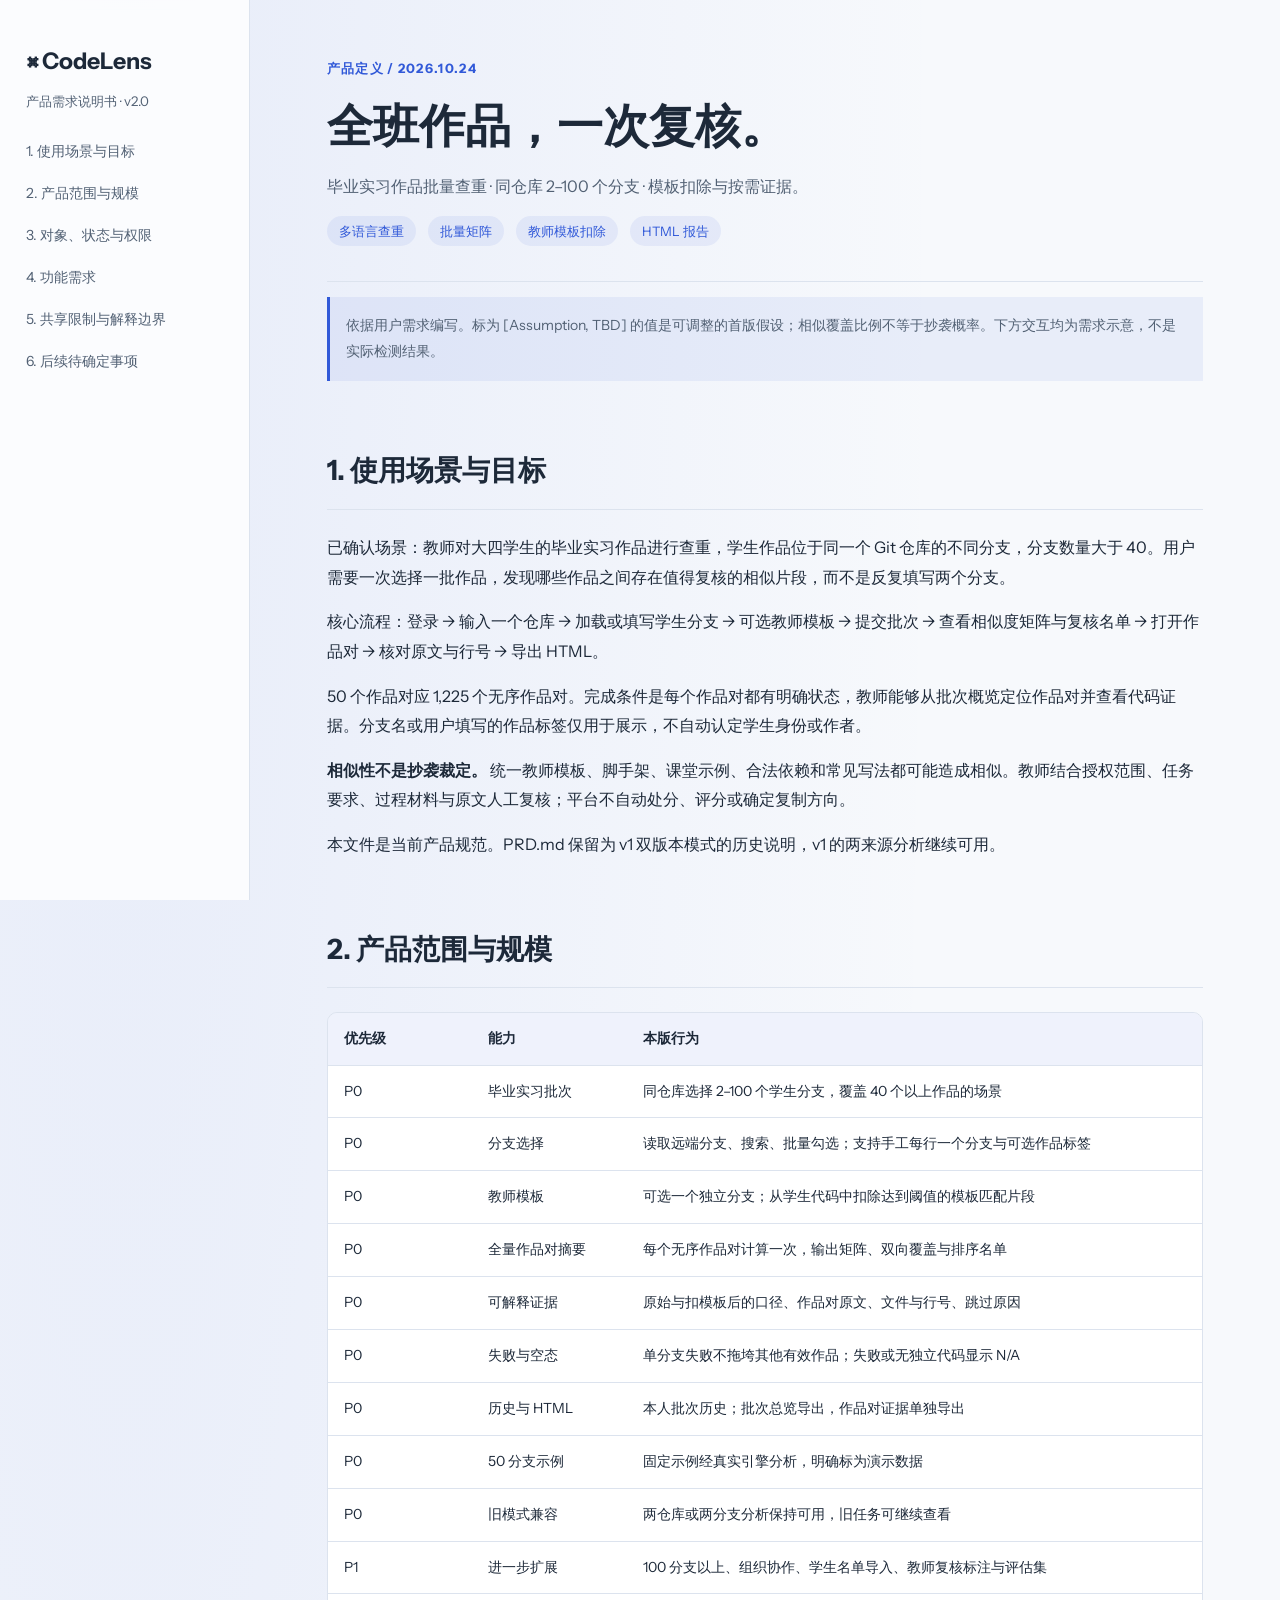
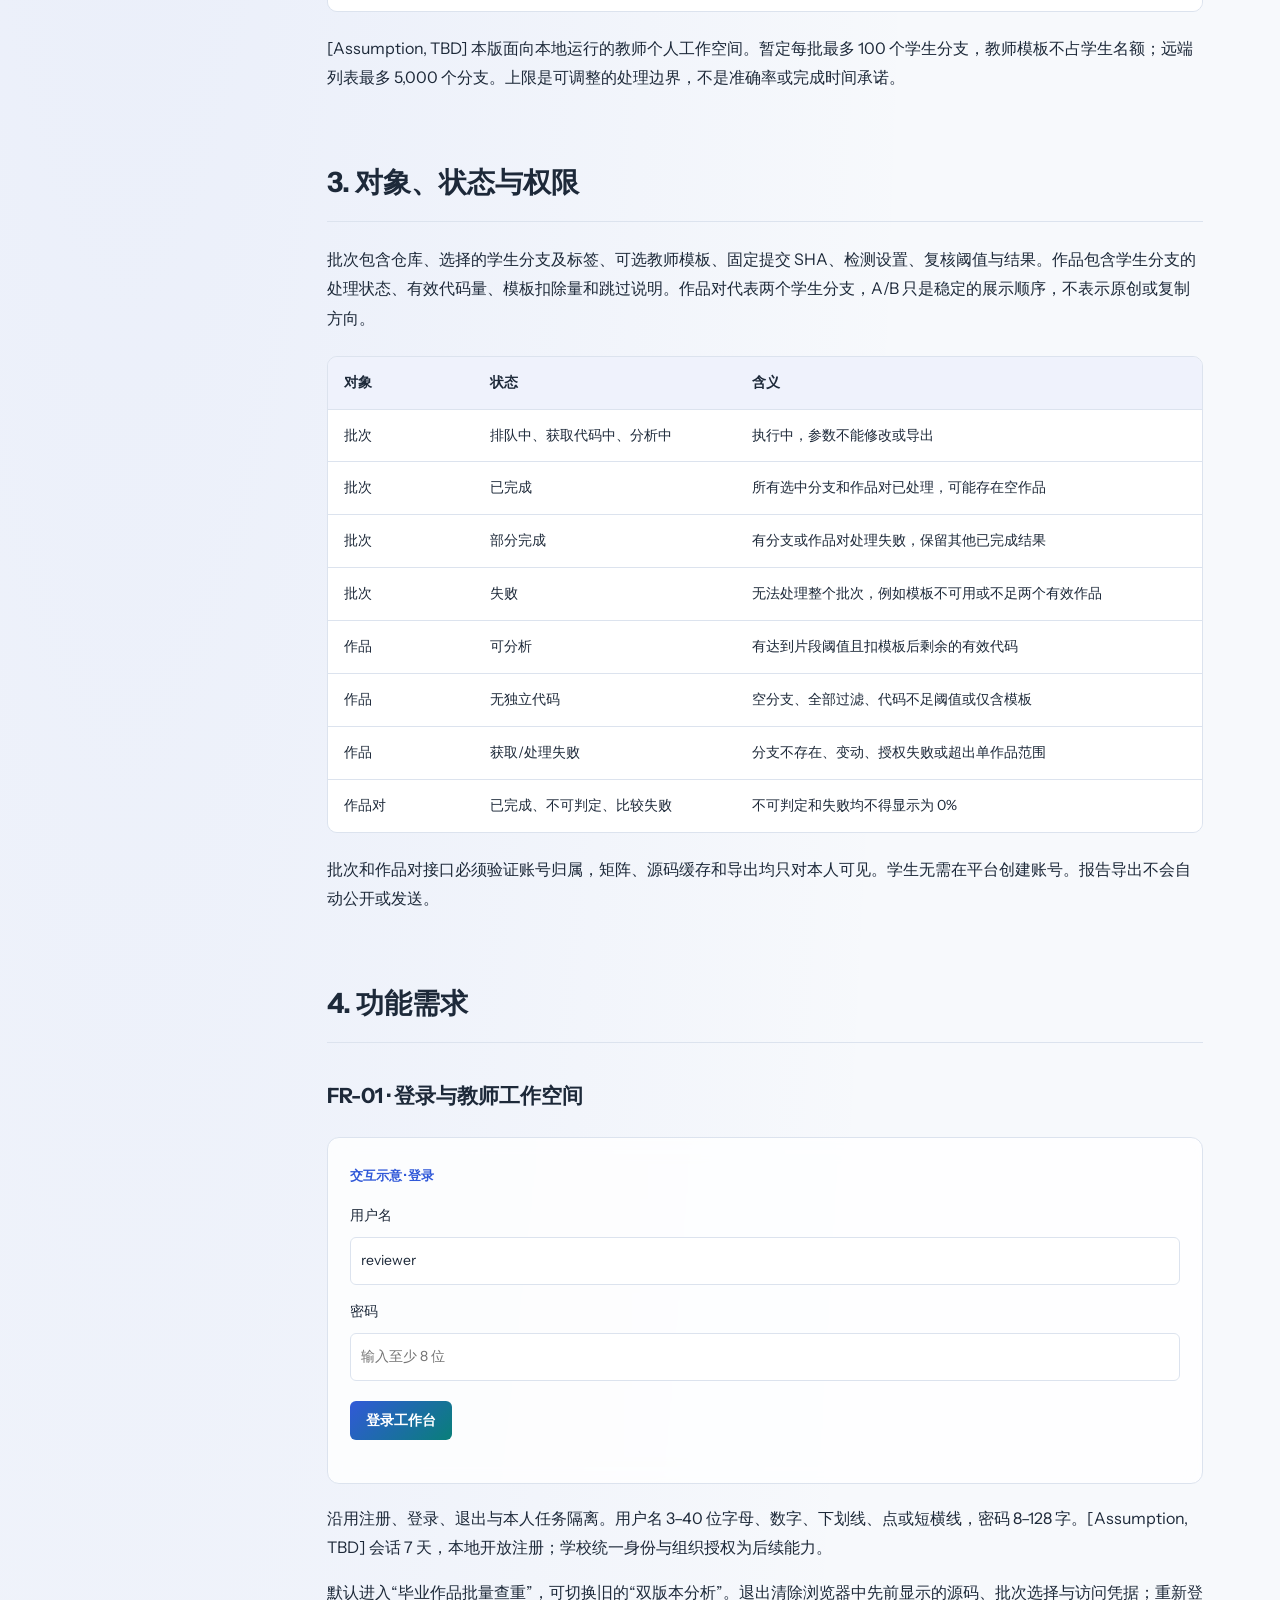
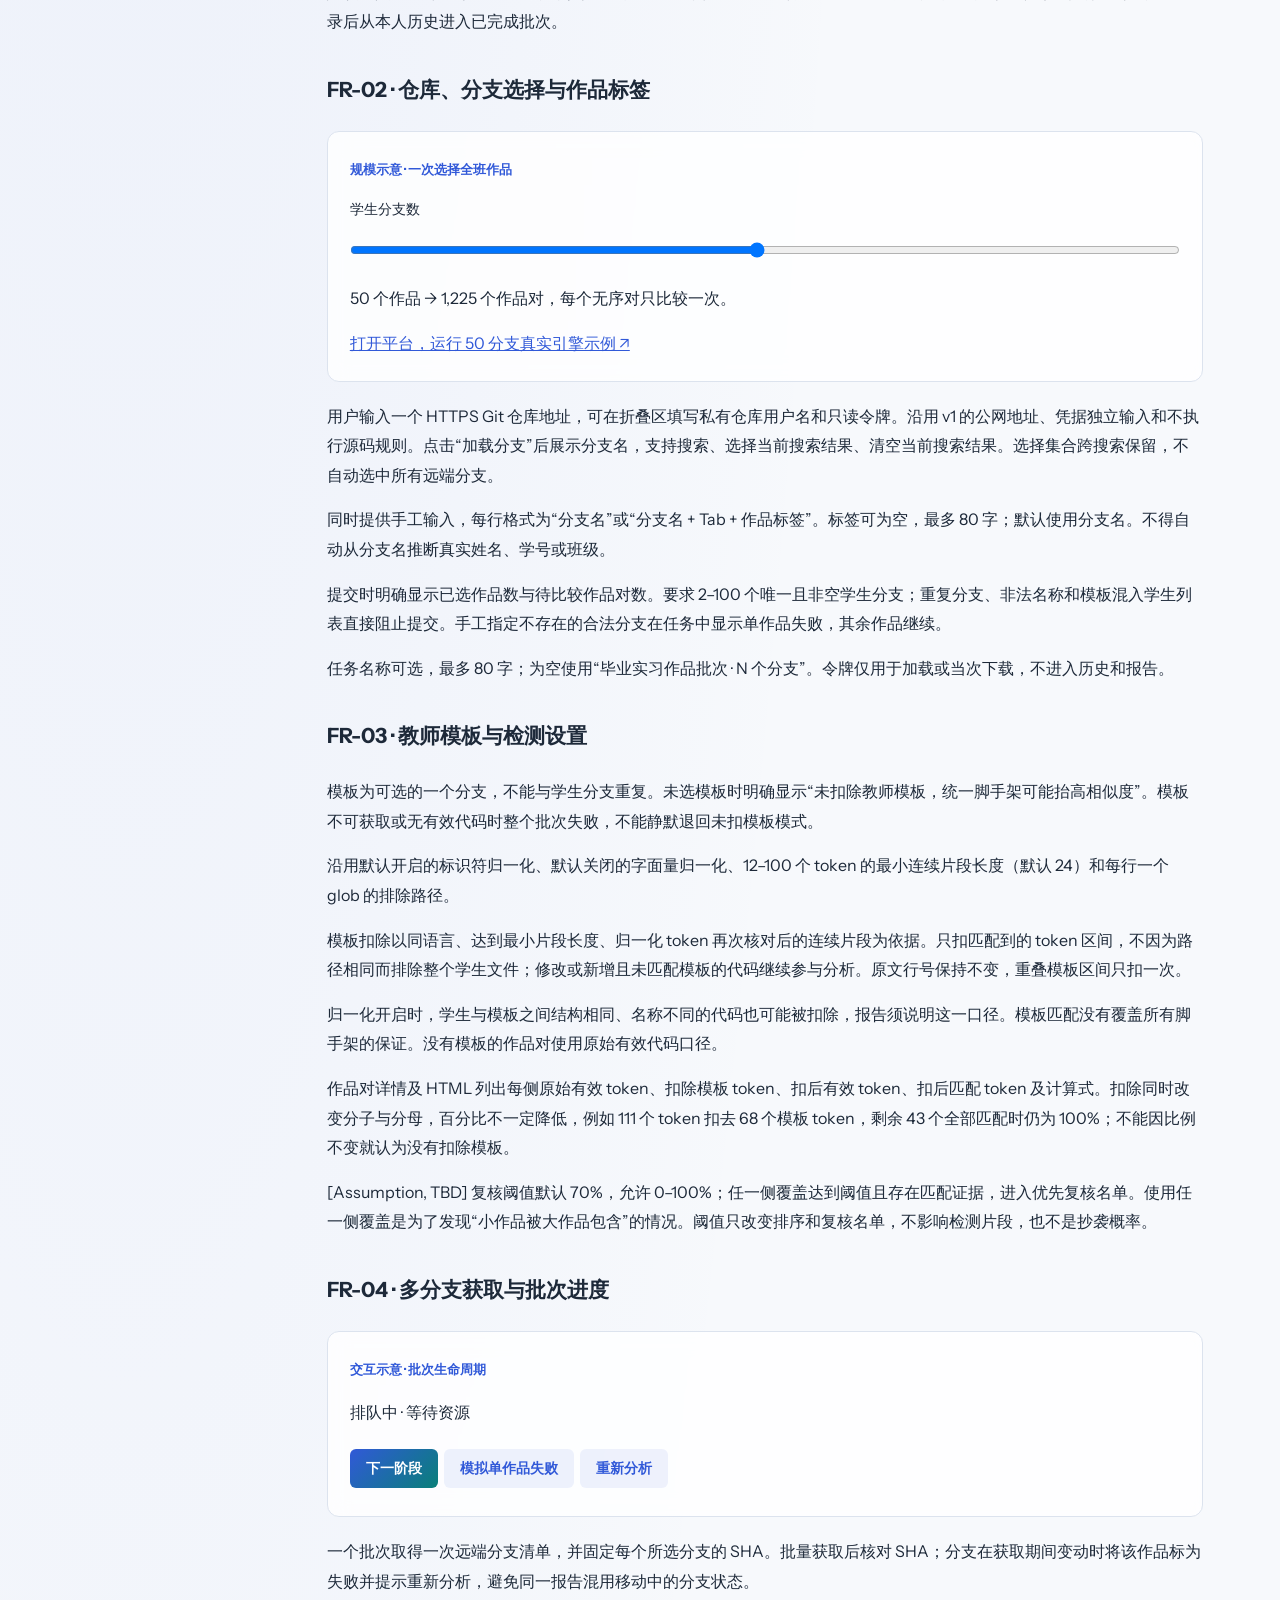
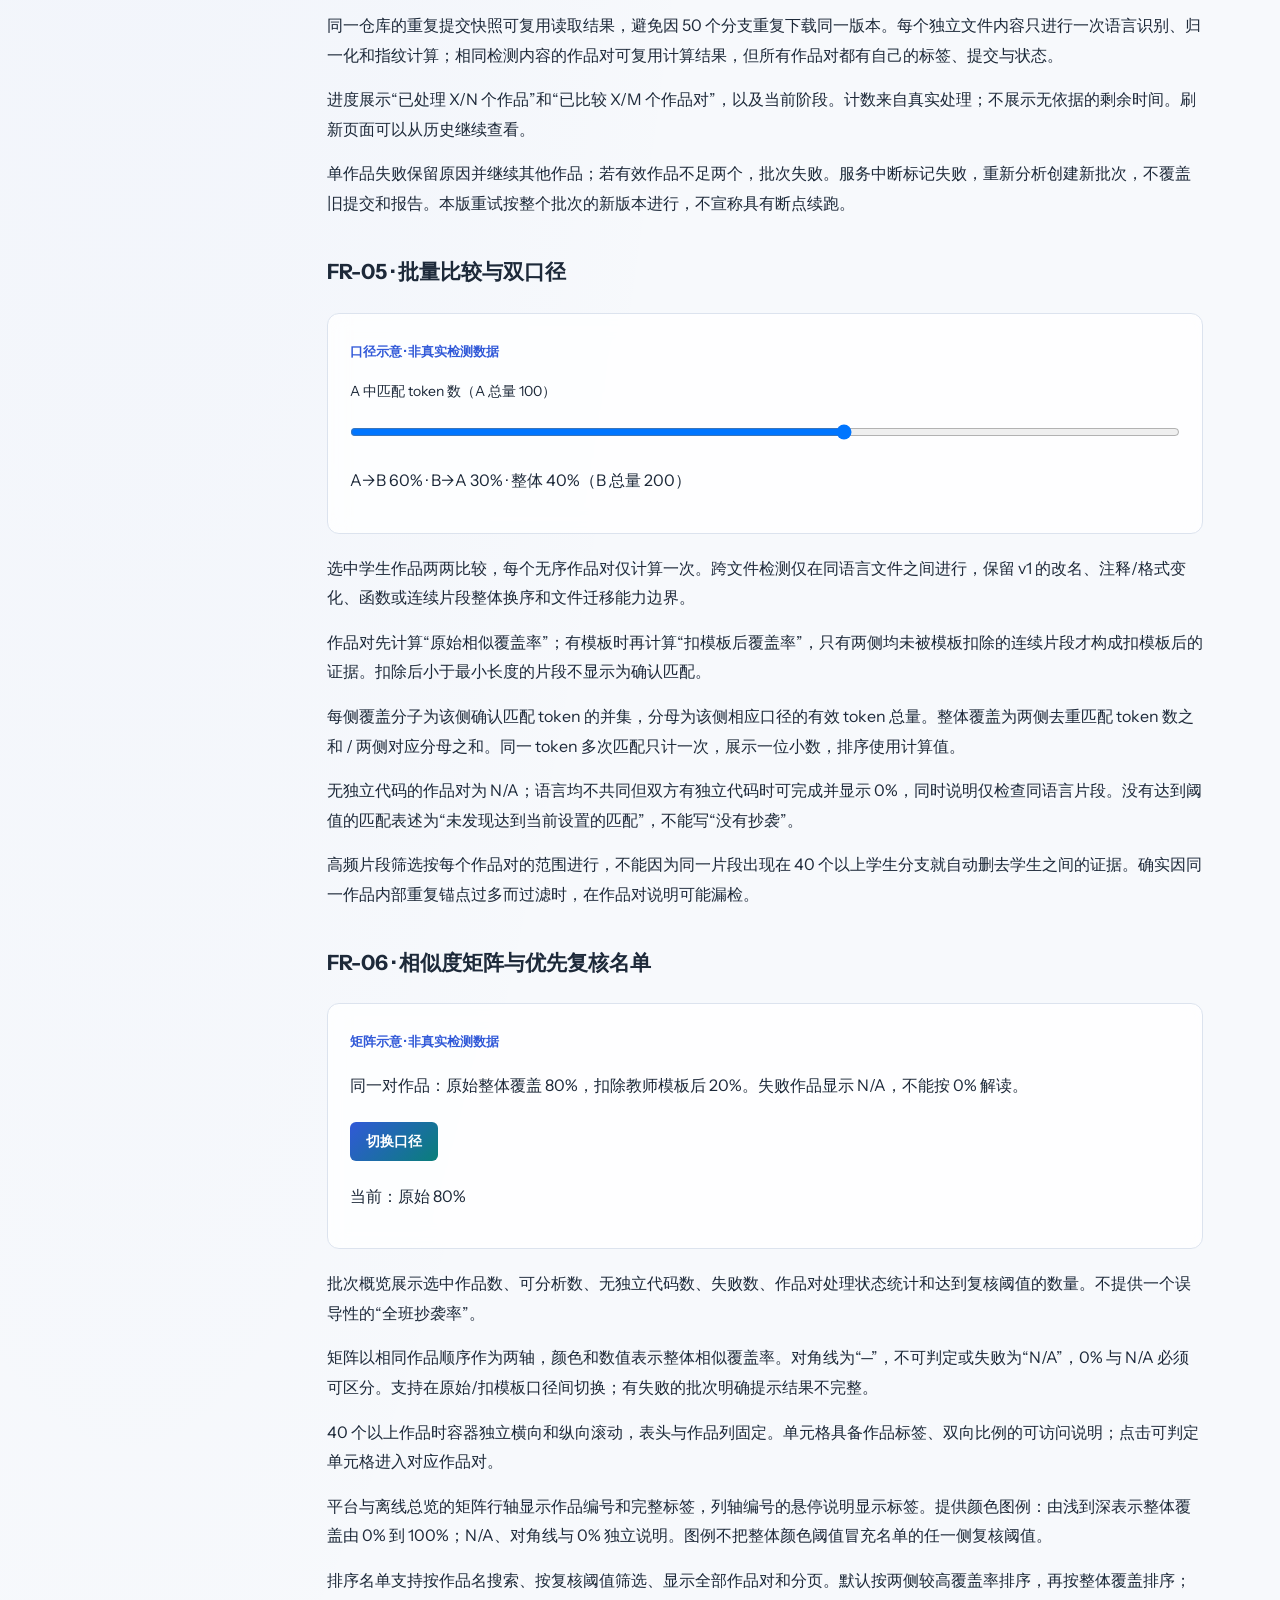
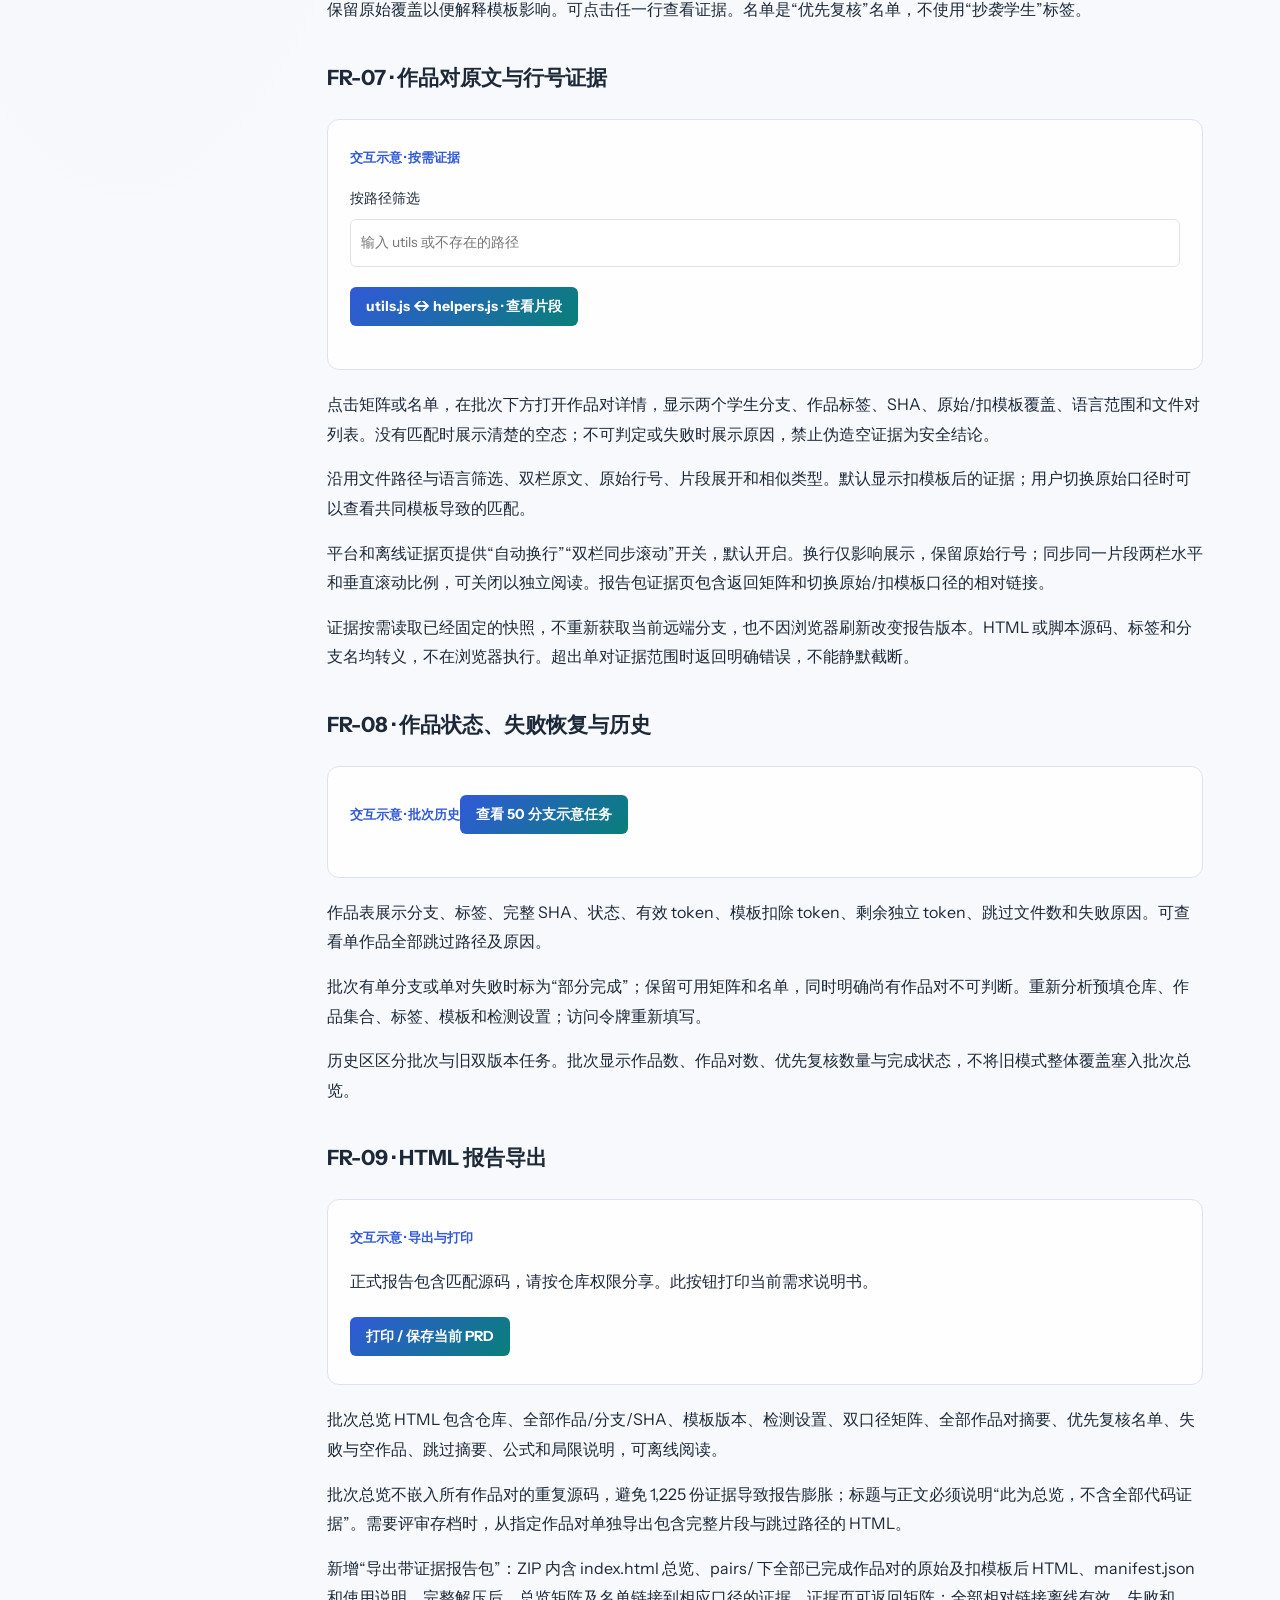
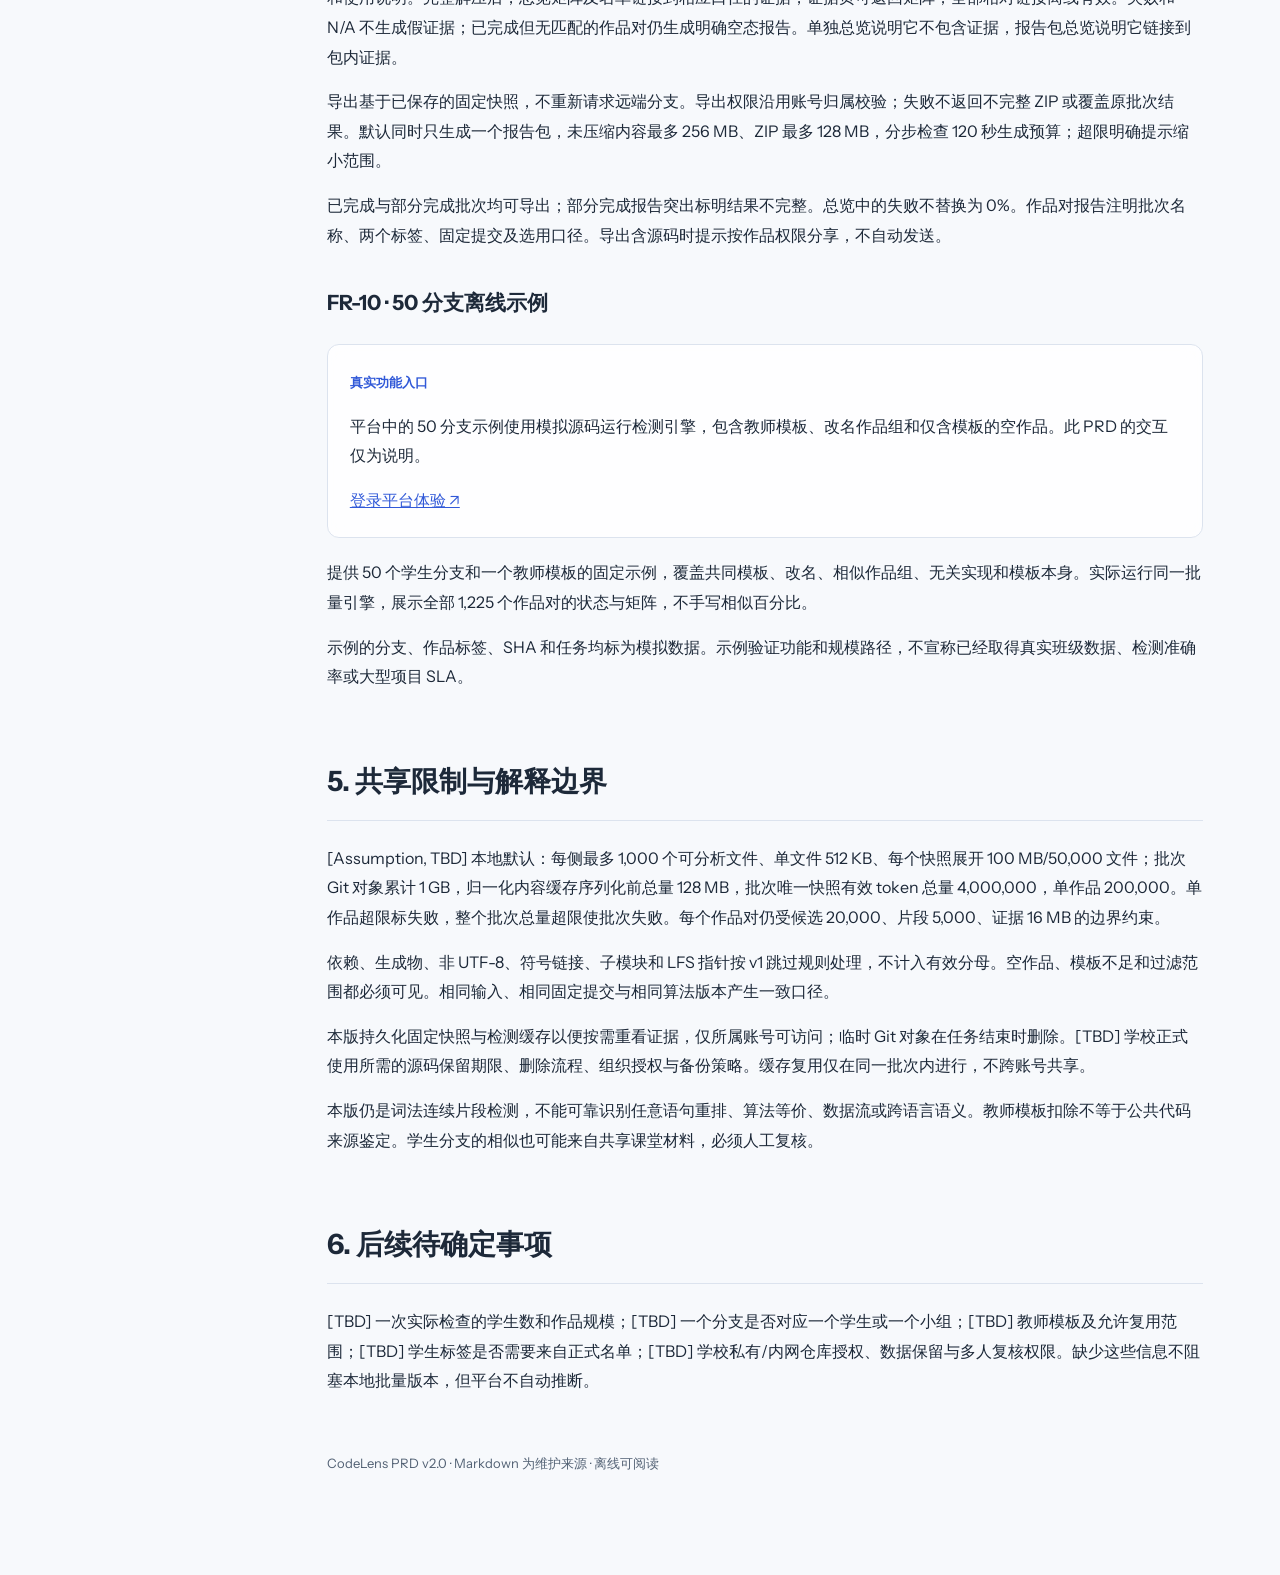
<file: prd/prd.html>
<!-- Generated by Trae Work -->
<!DOCTYPE html><html lang="zh-CN"><head><meta charset="utf-8"><meta name="viewport" content="width=device-width,initial-scale=1"><title>CodeLens · 产品需求说明书</title>
<style>
@font-face{font-family:Instrument;src:url('./_shared/fonts/InstrumentSans-Regular.ttf')}@font-face{font-family:Instrument;src:url('./_shared/fonts/InstrumentSans-Bold.ttf');font-weight:700}@font-face{font-family:JetBrains;src:url('./_shared/fonts/JetBrainsMono-Regular.ttf')}
:root{--bg:#f7f9fc;--bg2:#ffffff;--ink:#1d2939;--muted:#526174;--rule:#dce3ee;--accent:#3159d8;--accent2:#097f79;--wash:rgba(49,89,216,.08);--glass:rgba(255,255,255,.8);--font:Instrument,-apple-system,BlinkMacSystemFont,"PingFang SC","Microsoft YaHei",sans-serif;--mono:JetBrains,monospace}
*{box-sizing:border-box}html{scroll-behavior:smooth;scroll-padding-top:28px}body{margin:0;background:radial-gradient(at 10% 0,var(--wash),transparent 50%),var(--bg);color:var(--ink);font:16px/1.85 var(--font)}a{color:var(--accent)}aside{position:fixed;top:0;bottom:0;width:250px;padding:40px 26px;border-right:1px solid var(--rule);background:var(--glass);backdrop-filter:blur(10px)}aside b{font-size:23px}aside small{display:block;color:var(--muted);margin:6px 0 26px}aside a{display:block;text-decoration:none;margin:16px 0;color:var(--muted);font-size:14px}main{margin-left:250px;padding:56px 6vw 100px;max-width:1450px}header{border-bottom:1px solid var(--rule);padding-bottom:35px}.eyebrow{font-size:13px;letter-spacing:.1em;color:var(--accent);font-weight:700}h1{font-size:46px;line-height:1.3;margin:16px 0}h2{font-size:28px;margin-top:64px;border-bottom:1px solid var(--rule);padding-bottom:12px}h3{font-size:21px;margin-top:34px}p{margin:15px 0}header p{color:var(--muted)}.tags{display:flex;gap:12px;flex-wrap:wrap}.tags span{background:var(--wash);color:var(--accent);padding:3px 12px;border-radius:20px;font-size:13px}.table-wrap{overflow-x:auto;overflow-y:auto;max-height:600px;margin:22px 0;border:1px solid var(--rule);border-radius:10px}table{width:100%;border-collapse:collapse;background:var(--bg2);font-size:14px}th,td{text-align:left;padding:13px 16px;border-bottom:1px solid var(--rule);vertical-align:top}th{background:var(--wash);font-weight:700;position:sticky;top:0}td:first-child{min-width:120px}tr:last-child td{border:0}.demo{background:var(--glass);backdrop-filter:blur(10px);border:1px solid var(--rule);border-radius:12px;padding:22px;margin:20px 0}.demo>b{font-size:13px;color:var(--accent)}.demo label{display:block;font-size:14px;margin:14px 0}.demo input{display:block;width:100%;margin:8px 0;border:1px solid var(--rule);border-radius:6px;padding:10px;color:var(--ink);background:var(--bg2);font:inherit}.demo button{padding:10px 16px;border:0;border-radius:6px;background:linear-gradient(135deg,var(--accent),var(--accent2));color:var(--bg2);font:600 14px var(--font);cursor:pointer;margin:6px 6px 6px 0}.demo button.secondary{background:var(--wash);color:var(--accent)}.demo-grid{display:grid;grid-template-columns:1fr 1fr;gap:18px}.feedback{color:var(--accent);font-size:14px}pre{white-space:pre-wrap;overflow-wrap:anywhere;font:13px/1.8 var(--mono);background:var(--wash);padding:15px;border-radius:8px}.note{background:var(--wash);border-left:3px solid var(--accent);padding:16px;color:var(--muted);font-size:14px}footer{margin-top:55px;color:var(--muted);font-size:13px}
@media(max-width:900px){aside{position:relative;width:auto;padding:20px;border-right:0;border-bottom:1px solid var(--rule)}aside nav{display:none}aside small{margin:0}main{margin:0;padding:28px 20px}h1{font-size:34px}.demo-grid{grid-template-columns:1fr}table{min-width:680px}}@media print{aside,.demo{display:none}main{margin:0;padding:0}h2{break-before:page}.table-wrap{overflow:visible;max-height:none}body{background:var(--bg2)}}
</style></head><body><aside><b>⌘ CodeLens</b><small>产品需求说明书 · v2.0</small><nav><a href="#s1">1. 使用场景与目标</a><a href="#s2">2. 产品范围与规模</a><a href="#s3">3. 对象、状态与权限</a><a href="#s4">4. 功能需求</a><a href="#s5">5. 共享限制与解释边界</a><a href="#s6">6. 后续待确定事项</a></nav></aside><main><header><div class="eyebrow">产品定义 / 2026.10.24</div><h1>全班作品，一次复核。</h1><p>毕业实习作品批量查重 · 同仓库 2–100 个分支 · 模板扣除与按需证据。</p><div class="tags"><span>多语言查重</span><span>批量矩阵</span><span>教师模板扣除</span><span>HTML 报告</span></div></header><p class="note">依据用户需求编写。标为 [Assumption, TBD] 的值是可调整的首版假设；相似覆盖比例不等于抄袭概率。下方交互均为需求示意，不是实际检测结果。</p><h2 id="s1">1. 使用场景与目标</h2>
<p>已确认场景：教师对大四学生的毕业实习作品进行查重，学生作品位于同一个 Git 仓库的不同分支，分支数量大于 40。用户需要一次选择一批作品，发现哪些作品之间存在值得复核的相似片段，而不是反复填写两个分支。</p>
<p>核心流程：登录 → 输入一个仓库 → 加载或填写学生分支 → 可选教师模板 → 提交批次 → 查看相似度矩阵与复核名单 → 打开作品对 → 核对原文与行号 → 导出 HTML。</p>
<p>50 个作品对应 1,225 个无序作品对。完成条件是每个作品对都有明确状态，教师能够从批次概览定位作品对并查看代码证据。分支名或用户填写的作品标签仅用于展示，不自动认定学生身份或作者。</p>
<p><strong>相似性不是抄袭裁定。</strong> 统一教师模板、脚手架、课堂示例、合法依赖和常见写法都可能造成相似。教师结合授权范围、任务要求、过程材料与原文人工复核；平台不自动处分、评分或确定复制方向。</p>
<p>本文件是当前产品规范。PRD.md 保留为 v1 双版本模式的历史说明，v1 的两来源分析继续可用。</p>
<h2 id="s2">2. 产品范围与规模</h2>
<div class="table-wrap"><table><thead><tr><th>优先级</th><th>能力</th><th>本版行为</th></tr></thead><tbody>
<tr><td>P0</td><td>毕业实习批次</td><td>同仓库选择 2–100 个学生分支，覆盖 40 个以上作品的场景</td></tr>
<tr><td>P0</td><td>分支选择</td><td>读取远端分支、搜索、批量勾选；支持手工每行一个分支与可选作品标签</td></tr>
<tr><td>P0</td><td>教师模板</td><td>可选一个独立分支；从学生代码中扣除达到阈值的模板匹配片段</td></tr>
<tr><td>P0</td><td>全量作品对摘要</td><td>每个无序作品对计算一次，输出矩阵、双向覆盖与排序名单</td></tr>
<tr><td>P0</td><td>可解释证据</td><td>原始与扣模板后的口径、作品对原文、文件与行号、跳过原因</td></tr>
<tr><td>P0</td><td>失败与空态</td><td>单分支失败不拖垮其他有效作品；失败或无独立代码显示 N/A</td></tr>
<tr><td>P0</td><td>历史与 HTML</td><td>本人批次历史；批次总览导出，作品对证据单独导出</td></tr>
<tr><td>P0</td><td>50 分支示例</td><td>固定示例经真实引擎分析，明确标为演示数据</td></tr>
<tr><td>P0</td><td>旧模式兼容</td><td>两仓库或两分支分析保持可用，旧任务可继续查看</td></tr>
<tr><td>P1</td><td>进一步扩展</td><td>100 分支以上、组织协作、学生名单导入、教师复核标注与评估集</td></tr>
<tr><td>P1</td><td>深层检测</td><td>AST、任意语句换序、数据流和跨语言语义；SSH、内网 Git</td></tr>
</tbody></table></div>
<p>[Assumption, TBD] 本版面向本地运行的教师个人工作空间。暂定每批最多 100 个学生分支，教师模板不占学生名额；远端列表最多 5,000 个分支。上限是可调整的处理边界，不是准确率或完成时间承诺。</p>
<h2 id="s3">3. 对象、状态与权限</h2>
<p>批次包含仓库、选择的学生分支及标签、可选教师模板、固定提交 SHA、检测设置、复核阈值与结果。作品包含学生分支的处理状态、有效代码量、模板扣除量和跳过说明。作品对代表两个学生分支，A/B 只是稳定的展示顺序，不表示原创或复制方向。</p>
<div class="table-wrap"><table><thead><tr><th>对象</th><th>状态</th><th>含义</th></tr></thead><tbody>
<tr><td>批次</td><td>排队中、获取代码中、分析中</td><td>执行中，参数不能修改或导出</td></tr>
<tr><td>批次</td><td>已完成</td><td>所有选中分支和作品对已处理，可能存在空作品</td></tr>
<tr><td>批次</td><td>部分完成</td><td>有分支或作品对处理失败，保留其他已完成结果</td></tr>
<tr><td>批次</td><td>失败</td><td>无法处理整个批次，例如模板不可用或不足两个有效作品</td></tr>
<tr><td>作品</td><td>可分析</td><td>有达到片段阈值且扣模板后剩余的有效代码</td></tr>
<tr><td>作品</td><td>无独立代码</td><td>空分支、全部过滤、代码不足阈值或仅含模板</td></tr>
<tr><td>作品</td><td>获取/处理失败</td><td>分支不存在、变动、授权失败或超出单作品范围</td></tr>
<tr><td>作品对</td><td>已完成、不可判定、比较失败</td><td>不可判定和失败均不得显示为 0%</td></tr>
</tbody></table></div>
<p>批次和作品对接口必须验证账号归属，矩阵、源码缓存和导出均只对本人可见。学生无需在平台创建账号。报告导出不会自动公开或发送。</p>
<h2 id="s4">4. 功能需求</h2>
<h3 id="FR-01">FR-01 · 登录与教师工作空间</h3>
<div class="demo"><b>交互示意 · 登录</b><label>用户名<input value="reviewer" id="demo-user"></label><label>密码<input type="password" placeholder="输入至少 8 位" id="demo-pass"></label><button data-demo="login">登录工作台</button><p class="feedback" id="login-feedback" aria-live="polite"></p></div>
<p>沿用注册、登录、退出与本人任务隔离。用户名 3–40 位字母、数字、下划线、点或短横线，密码 8–128 字。[Assumption, TBD] 会话 7 天，本地开放注册；学校统一身份与组织授权为后续能力。</p>
<p>默认进入“毕业作品批量查重”，可切换旧的“双版本分析”。退出清除浏览器中先前显示的源码、批次选择与访问凭据；重新登录后从本人历史进入已完成批次。</p>
<h3 id="FR-02">FR-02 · 仓库、分支选择与作品标签</h3>
<div class="demo"><b>规模示意 · 一次选择全班作品</b><label>学生分支数<input id="demo-count" type="range" min="2" max="100" value="50"></label><p id="count-feedback">50 个作品 → 1,225 个作品对，每个无序对只比较一次。</p><a href="http://127.0.0.1:8765">打开平台，运行 50 分支真实引擎示例 ↗</a></div>
<p>用户输入一个 HTTPS Git 仓库地址，可在折叠区填写私有仓库用户名和只读令牌。沿用 v1 的公网地址、凭据独立输入和不执行源码规则。点击“加载分支”后展示分支名，支持搜索、选择当前搜索结果、清空当前搜索结果。选择集合跨搜索保留，不自动选中所有远端分支。</p>
<p>同时提供手工输入，每行格式为“分支名”或“分支名 + Tab + 作品标签”。标签可为空，最多 80 字；默认使用分支名。不得自动从分支名推断真实姓名、学号或班级。</p>
<p>提交时明确显示已选作品数与待比较作品对数。要求 2–100 个唯一且非空学生分支；重复分支、非法名称和模板混入学生列表直接阻止提交。手工指定不存在的合法分支在任务中显示单作品失败，其余作品继续。</p>
<p>任务名称可选，最多 80 字；为空使用“毕业实习作品批次 · N 个分支”。令牌仅用于加载或当次下载，不进入历史和报告。</p>
<h3 id="FR-03">FR-03 · 教师模板与检测设置</h3>
<p>模板为可选的一个分支，不能与学生分支重复。未选模板时明确显示“未扣除教师模板，统一脚手架可能抬高相似度”。模板不可获取或无有效代码时整个批次失败，不能静默退回未扣模板模式。</p>
<p>沿用默认开启的标识符归一化、默认关闭的字面量归一化、12–100 个 token 的最小连续片段长度（默认 24）和每行一个 glob 的排除路径。</p>
<p>模板扣除以同语言、达到最小片段长度、归一化 token 再次核对后的连续片段为依据。只扣匹配到的 token 区间，不因为路径相同而排除整个学生文件；修改或新增且未匹配模板的代码继续参与分析。原文行号保持不变，重叠模板区间只扣一次。</p>
<p>归一化开启时，学生与模板之间结构相同、名称不同的代码也可能被扣除，报告须说明这一口径。模板匹配没有覆盖所有脚手架的保证。没有模板的作品对使用原始有效代码口径。</p>
<p>作品对详情及 HTML 列出每侧原始有效 token、扣除模板 token、扣后有效 token、扣后匹配 token 及计算式。扣除同时改变分子与分母，百分比不一定降低，例如 111 个 token 扣去 68 个模板 token，剩余 43 个全部匹配时仍为 100%；不能因比例不变就认为没有扣除模板。</p>
<p>[Assumption, TBD] 复核阈值默认 70%，允许 0–100%；任一侧覆盖达到阈值且存在匹配证据，进入优先复核名单。使用任一侧覆盖是为了发现“小作品被大作品包含”的情况。阈值只改变排序和复核名单，不影响检测片段，也不是抄袭概率。</p>
<h3 id="FR-04">FR-04 · 多分支获取与批次进度</h3>
<div class="demo"><b>交互示意 · 批次生命周期</b><p id="stage-feedback">排队中 · 等待资源</p><button data-demo="stage">下一阶段</button><button data-demo="fail" class="secondary">模拟单作品失败</button><button data-demo="retry" class="secondary">重新分析</button></div>
<p>一个批次取得一次远端分支清单，并固定每个所选分支的 SHA。批量获取后核对 SHA；分支在获取期间变动时将该作品标为失败并提示重新分析，避免同一报告混用移动中的分支状态。</p>
<p>同一仓库的重复提交快照可复用读取结果，避免因 50 个分支重复下载同一版本。每个独立文件内容只进行一次语言识别、归一化和指纹计算；相同检测内容的作品对可复用计算结果，但所有作品对都有自己的标签、提交与状态。</p>
<p>进度展示“已处理 X/N 个作品”和“已比较 X/M 个作品对”，以及当前阶段。计数来自真实处理；不展示无依据的剩余时间。刷新页面可以从历史继续查看。</p>
<p>单作品失败保留原因并继续其他作品；若有效作品不足两个，批次失败。服务中断标记失败，重新分析创建新批次，不覆盖旧提交和报告。本版重试按整个批次的新版本进行，不宣称具有断点续跑。</p>
<h3 id="FR-05">FR-05 · 批量比较与双口径</h3>
<div class="demo"><b>口径示意 · 非真实检测数据</b><label>A 中匹配 token 数（A 总量 100）<input id="demo-coverage" type="range" min="0" max="100" value="60"></label><p id="coverage-feedback">A→B 60% · B→A 30% · 整体 40%（B 总量 200）</p></div>
<p>选中学生作品两两比较，每个无序作品对仅计算一次。跨文件检测仅在同语言文件之间进行，保留 v1 的改名、注释/格式变化、函数或连续片段整体换序和文件迁移能力边界。</p>
<p>作品对先计算“原始相似覆盖率”；有模板时再计算“扣模板后覆盖率”，只有两侧均未被模板扣除的连续片段才构成扣模板后的证据。扣除后小于最小长度的片段不显示为确认匹配。</p>
<p>每侧覆盖分子为该侧确认匹配 token 的并集，分母为该侧相应口径的有效 token 总量。整体覆盖为两侧去重匹配 token 数之和 / 两侧对应分母之和。同一 token 多次匹配只计一次，展示一位小数，排序使用计算值。</p>
<p>无独立代码的作品对为 N/A；语言均不共同但双方有独立代码时可完成并显示 0%，同时说明仅检查同语言片段。没有达到阈值的匹配表述为“未发现达到当前设置的匹配”，不能写“没有抄袭”。</p>
<p>高频片段筛选按每个作品对的范围进行，不能因为同一片段出现在 40 个以上学生分支就自动删去学生之间的证据。确实因同一作品内部重复锚点过多而过滤时，在作品对说明可能漏检。</p>
<h3 id="FR-06">FR-06 · 相似度矩阵与优先复核名单</h3>
<div class="demo"><b>矩阵示意 · 非真实检测数据</b><p>同一对作品：原始整体覆盖 80%，扣除教师模板后 20%。失败作品显示 N/A，不能按 0% 解读。</p><button data-demo="scope">切换口径</button><p id="scope-feedback">当前：原始 80%</p></div>
<p>批次概览展示选中作品数、可分析数、无独立代码数、失败数、作品对处理状态统计和达到复核阈值的数量。不提供一个误导性的“全班抄袭率”。</p>
<p>矩阵以相同作品顺序作为两轴，颜色和数值表示整体相似覆盖率。对角线为“—”，不可判定或失败为“N/A”，0% 与 N/A 必须可区分。支持在原始/扣模板口径间切换；有失败的批次明确提示结果不完整。</p>
<p>40 个以上作品时容器独立横向和纵向滚动，表头与作品列固定。单元格具备作品标签、双向比例的可访问说明；点击可判定单元格进入对应作品对。</p>
<p>平台与离线总览的矩阵行轴显示作品编号和完整标签，列轴编号的悬停说明显示标签。提供颜色图例：由浅到深表示整体覆盖由 0% 到 100%；N/A、对角线与 0% 独立说明。图例不把整体颜色阈值冒充名单的任一侧复核阈值。</p>
<p>排序名单支持按作品名搜索、按复核阈值筛选、显示全部作品对和分页。默认按两侧较高覆盖率排序，再按整体覆盖排序；保留原始覆盖以便解释模板影响。可点击任一行查看证据。名单是“优先复核”名单，不使用“抄袭学生”标签。</p>
<h3 id="FR-07">FR-07 · 作品对原文与行号证据</h3>
<div class="demo"><b>交互示意 · 按需证据</b><label>按路径筛选<input id="demo-filter" placeholder="输入 utils 或不存在的路径"></label><button data-demo="evidence" id="demo-pair">utils.js ↔ helpers.js · 查看片段</button><p id="filter-feedback" aria-live="polite"></p><div id="demo-code" hidden><p>标识符变化 · A 第 1 行 ↔ B 第 1 行</p><div class="demo-grid"><pre>const total = price * count;</pre><pre>const sum = cost * quantity;</pre></div></div></div>
<p>点击矩阵或名单，在批次下方打开作品对详情，显示两个学生分支、作品标签、SHA、原始/扣模板覆盖、语言范围和文件对列表。没有匹配时展示清楚的空态；不可判定或失败时展示原因，禁止伪造空证据为安全结论。</p>
<p>沿用文件路径与语言筛选、双栏原文、原始行号、片段展开和相似类型。默认显示扣模板后的证据；用户切换原始口径时可以查看共同模板导致的匹配。</p>
<p>平台和离线证据页提供“自动换行”“双栏同步滚动”开关，默认开启。换行仅影响展示，保留原始行号；同步同一片段两栏水平和垂直滚动比例，可关闭以独立阅读。报告包证据页包含返回矩阵和切换原始/扣模板口径的相对链接。</p>
<p>证据按需读取已经固定的快照，不重新获取当前远端分支，也不因浏览器刷新改变报告版本。HTML 或脚本源码、标签和分支名均转义，不在浏览器执行。超出单对证据范围时返回明确错误，不能静默截断。</p>
<h3 id="FR-08">FR-08 · 作品状态、失败恢复与历史</h3>
<div class="demo"><b>交互示意 · 批次历史</b><button data-demo="history">查看 50 分支示意任务</button><p id="history-feedback" aria-live="polite"></p></div>
<p>作品表展示分支、标签、完整 SHA、状态、有效 token、模板扣除 token、剩余独立 token、跳过文件数和失败原因。可查看单作品全部跳过路径及原因。</p>
<p>批次有单分支或单对失败时标为“部分完成”；保留可用矩阵和名单，同时明确尚有作品对不可判断。重新分析预填仓库、作品集合、标签、模板和检测设置；访问令牌重新填写。</p>
<p>历史区区分批次与旧双版本任务。批次显示作品数、作品对数、优先复核数量与完成状态，不将旧模式整体覆盖塞入批次总览。</p>
<h3 id="FR-09">FR-09 · HTML 报告导出</h3>
<div class="demo"><b>交互示意 · 导出与打印</b><p>正式报告包含匹配源码，请按仓库权限分享。此按钮打印当前需求说明书。</p><button data-demo="print">打印 / 保存当前 PRD</button></div>
<p>批次总览 HTML 包含仓库、全部作品/分支/SHA、模板版本、检测设置、双口径矩阵、全部作品对摘要、优先复核名单、失败与空作品、跳过摘要、公式和局限说明，可离线阅读。</p>
<p>批次总览不嵌入所有作品对的重复源码，避免 1,225 份证据导致报告膨胀；标题与正文必须说明“此为总览，不含全部代码证据”。需要评审存档时，从指定作品对单独导出包含完整片段与跳过路径的 HTML。</p>
<p>新增“导出带证据报告包”：ZIP 内含 index.html 总览、pairs/ 下全部已完成作品对的原始及扣模板后 HTML、manifest.json 和使用说明。完整解压后，总览矩阵及名单链接到相应口径的证据，证据页可返回矩阵；全部相对链接离线有效。失败和 N/A 不生成假证据；已完成但无匹配的作品对仍生成明确空态报告。单独总览说明它不包含证据，报告包总览说明它链接到包内证据。</p>
<p>导出基于已保存的固定快照，不重新请求远端分支。导出权限沿用账号归属校验；失败不返回不完整 ZIP 或覆盖原批次结果。默认同时只生成一个报告包，未压缩内容最多 256 MB、ZIP 最多 128 MB，分步检查 120 秒生成预算；超限明确提示缩小范围。</p>
<p>已完成与部分完成批次均可导出；部分完成报告突出标明结果不完整。总览中的失败不替换为 0%。作品对报告注明批次名称、两个标签、固定提交及选用口径。导出含源码时提示按作品权限分享，不自动发送。</p>
<h3 id="FR-10">FR-10 · 50 分支离线示例</h3>
<div class="demo"><b>真实功能入口</b><p>平台中的 50 分支示例使用模拟源码运行检测引擎，包含教师模板、改名作品组和仅含模板的空作品。此 PRD 的交互仅为说明。</p><a href="http://127.0.0.1:8765">登录平台体验 ↗</a></div>
<p>提供 50 个学生分支和一个教师模板的固定示例，覆盖共同模板、改名、相似作品组、无关实现和模板本身。实际运行同一批量引擎，展示全部 1,225 个作品对的状态与矩阵，不手写相似百分比。</p>
<p>示例的分支、作品标签、SHA 和任务均标为模拟数据。示例验证功能和规模路径，不宣称已经取得真实班级数据、检测准确率或大型项目 SLA。</p>
<h2 id="s5">5. 共享限制与解释边界</h2>
<p>[Assumption, TBD] 本地默认：每侧最多 1,000 个可分析文件、单文件 512 KB、每个快照展开 100 MB/50,000 文件；批次 Git 对象累计 1 GB，归一化内容缓存序列化前总量 128 MB，批次唯一快照有效 token 总量 4,000,000，单作品 200,000。单作品超限标失败，整个批次总量超限使批次失败。每个作品对仍受候选 20,000、片段 5,000、证据 16 MB 的边界约束。</p>
<p>依赖、生成物、非 UTF-8、符号链接、子模块和 LFS 指针按 v1 跳过规则处理，不计入有效分母。空作品、模板不足和过滤范围都必须可见。相同输入、相同固定提交与相同算法版本产生一致口径。</p>
<p>本版持久化固定快照与检测缓存以便按需重看证据，仅所属账号可访问；临时 Git 对象在任务结束时删除。[TBD] 学校正式使用所需的源码保留期限、删除流程、组织授权与备份策略。缓存复用仅在同一批次内进行，不跨账号共享。</p>
<p>本版仍是词法连续片段检测，不能可靠识别任意语句重排、算法等价、数据流或跨语言语义。教师模板扣除不等于公共代码来源鉴定。学生分支的相似也可能来自共享课堂材料，必须人工复核。</p>
<h2 id="s6">6. 后续待确定事项</h2>
<p>[TBD] 一次实际检查的学生数和作品规模；[TBD] 一个分支是否对应一个学生或一个小组；[TBD] 教师模板及允许复用范围；[TBD] 学生标签是否需要来自正式名单；[TBD] 学校私有/内网仓库授权、数据保留与多人复核权限。缺少这些信息不阻塞本地批量版本，但平台不自动推断。</p><footer>CodeLens PRD v2.0 · Markdown 为维护来源 · 离线可阅读</footer></main><script src="./_shared/js/echarts.min.js"></script><script src="assets/demos.js"></script></body></html>
</file>
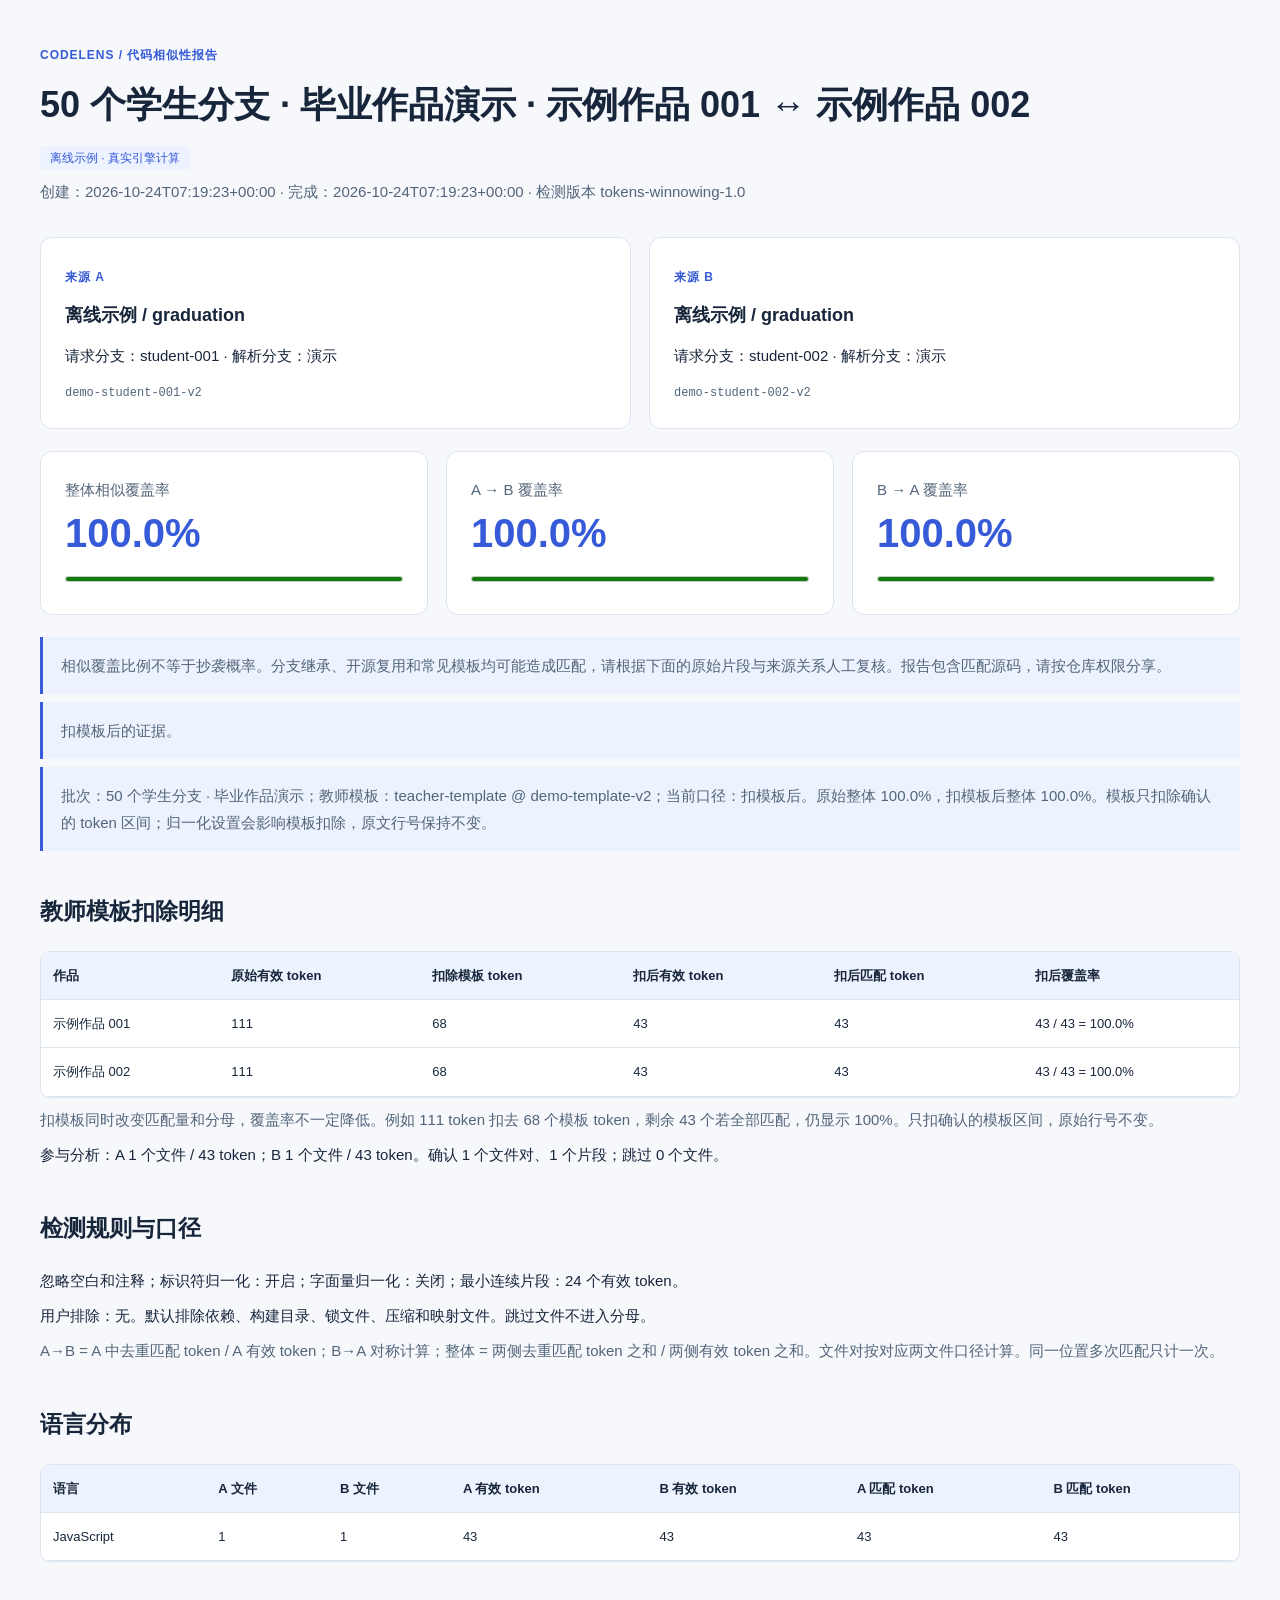
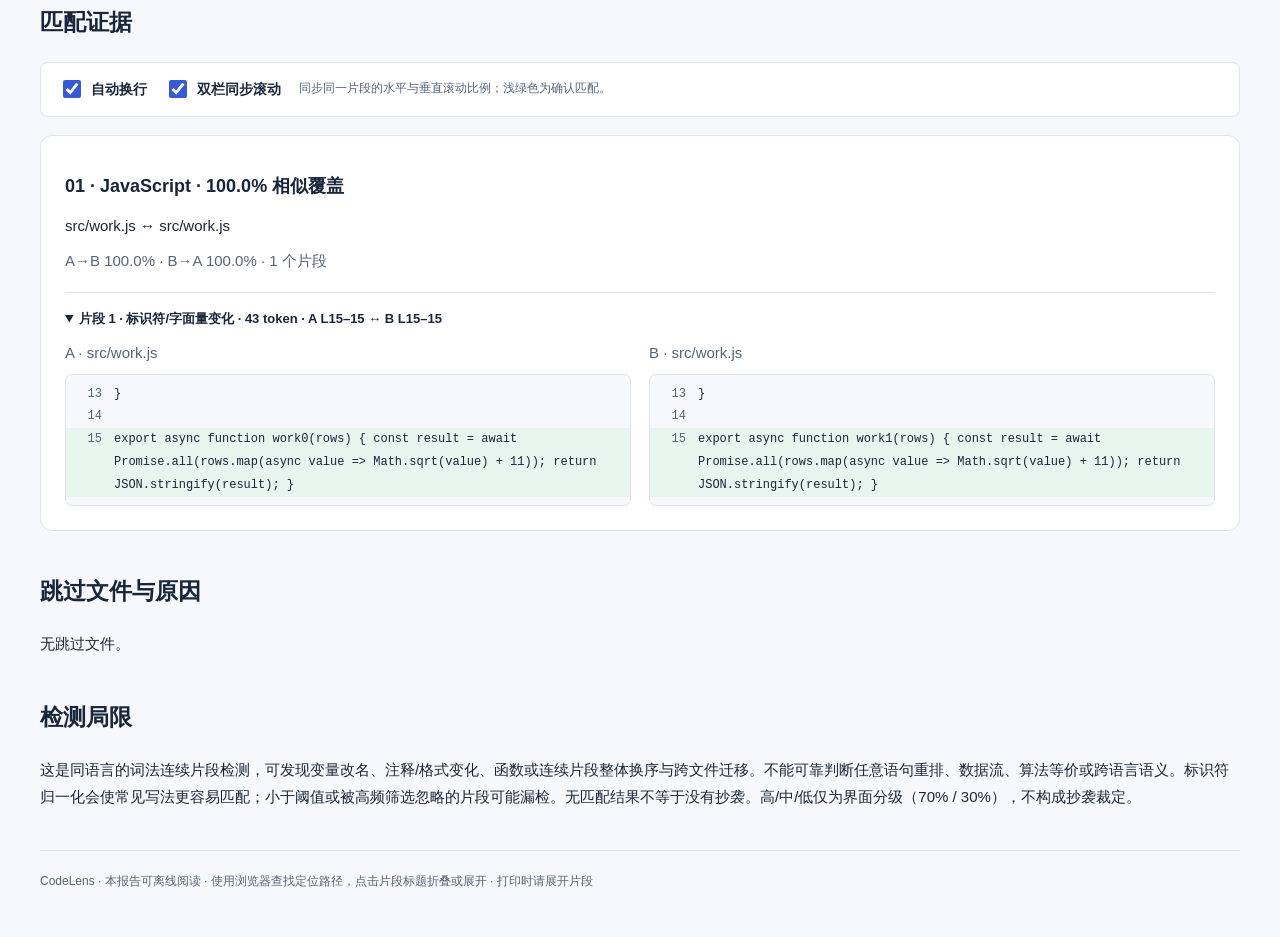
<file: reports/batch-pair-report.html>
<!-- Generated by Trae Work -->
<!DOCTYPE html><html lang="zh-CN"><head><meta charset="UTF-8"><meta name="viewport" content="width=device-width,initial-scale=1"><meta http-equiv="Content-Security-Policy" content="default-src 'none'; style-src 'unsafe-inline'; img-src 'none'; script-src 'sha256-VAagapa1fSy/IMdtw8F5Yv+sUF1R5H95FvlNHbH5wvs='"><title>50 个学生分支 · 毕业作品演示 · 示例作品 001 ↔ 示例作品 002 · CodeLens 报告</title><style>
:root{--bg:#f6f8fc;--surface:#ffffff;--ink:#18263b;--muted:#536579;--rule:#dce4ed;--accent:#365ad8;--wash:#edf2ff;--highlight:#e7f5ef}
*{box-sizing:border-box}body{margin:0;padding:45px 24px;background:var(--bg);color:var(--ink);font:15px/1.8 -apple-system,BlinkMacSystemFont,"PingFang SC","Microsoft YaHei",sans-serif}main{max-width:1200px;margin:auto}.eyebrow{font-size:12px;font-weight:700;letter-spacing:.08em;color:var(--accent)}header{margin-bottom:32px}h1{font-size:36px;line-height:1.35;margin:14px 0}h2{font-size:23px;margin:40px 0 18px}h3{font-size:18px;margin:10px 0;overflow-wrap:anywhere}p{margin:8px 0}.muted,.code-label{color:var(--muted)}.badge{background:var(--wash);color:var(--accent);font-size:12px;padding:5px 10px;border-radius:5px}.columns{display:grid;grid-template-columns:1fr 1fr;gap:18px}.columns>section{min-width:0}.origin,.metric,.pair{background:var(--surface);border:1px solid var(--rule);border-radius:12px;padding:24px}.sha{font-size:12px;overflow-wrap:anywhere;color:var(--muted)}.metrics{display:grid;grid-template-columns:repeat(3,1fr);gap:18px;margin:22px 0}.metric span{display:block;color:var(--muted)}.metric strong{display:block;font-size:40px;color:var(--accent);line-height:1.5}meter{width:100%;height:12px;accent-color:var(--accent)}.notice{background:var(--wash);border-left:3px solid var(--accent);padding:15px 18px;color:var(--muted)}.table-wrap{overflow-x:auto;overflow-y:auto;max-height:600px;border:1px solid var(--rule);border-radius:10px}table{width:100%;border-collapse:collapse;background:var(--surface);font-size:13px}th,td{text-align:left;padding:12px;border-bottom:1px solid var(--rule);overflow-wrap:anywhere}th{background:var(--wash)}.pair{margin:18px 0}.fragment{margin-top:18px;border-top:1px solid var(--rule);padding-top:14px}summary{cursor:pointer;font-size:13px;font-weight:600}.code{background:var(--bg);border:1px solid var(--rule);border-radius:7px;max-height:480px;overflow:auto;padding:8px 0}.line{display:flex;min-width:max-content;font:12px/1.9 ui-monospace,SFMono-Regular,Consolas,monospace}.line.matched{background:var(--highlight)}.num{width:48px;flex:none;text-align:right;padding:0 12px;color:var(--muted);user-select:none}code{white-space:pre}.code code{padding-right:15px}footer{border-top:1px solid var(--rule);margin-top:40px;padding-top:20px;color:var(--muted);font-size:12px}
@media(max-width:760px){body{padding:24px 14px}h1{font-size:28px}.columns,.metrics{grid-template-columns:1fr}.pair,.origin,.metric{padding:18px}table{min-width:650px}.metric strong{font-size:32px}}@media print{body{padding:0;background:var(--surface)}.pair{break-inside:auto}.table-wrap,.code{max-height:none;overflow:visible}.line{min-width:0}code{white-space:pre-wrap;overflow-wrap:anywhere}.columns{grid-template-columns:1fr}summary{list-style:none}details::details-content{content-visibility:visible!important}details>.columns{display:grid!important}}

.evidence-tools{display:flex;align-items:center;gap:18px;flex-wrap:wrap;padding:14px 18px;border:1px solid var(--rule);border-radius:8px;background:var(--surface);margin:12px 0}.evidence-tools label{display:flex;align-items:center;gap:7px;font-weight:600;font-size:14px}.evidence-tools input{accent-color:var(--accent);width:18px;height:18px}.evidence-tools span{color:var(--muted);font-size:12px}.wrap-lines .line{min-width:0;align-items:flex-start}.wrap-lines .code code{white-space:pre-wrap;overflow-wrap:anywhere;min-width:0;flex:1}.code .num{position:sticky;left:0;background:var(--bg)}.line.matched .num{background:var(--highlight)}.package-nav{display:flex;gap:18px;flex-wrap:wrap;margin:12px 0}.package-nav a{color:var(--accent);font-weight:600}@media print{.evidence-tools,.package-nav{display:none}}
h1{overflow-wrap:anywhere}</style></head><body><main><header><div class="eyebrow">CODELENS / 代码相似性报告</div><h1>50 个学生分支 · 毕业作品演示 · 示例作品 001 ↔ 示例作品 002</h1><span class="badge">离线示例 · 真实引擎计算</span><p class="muted">创建：2026-10-24T07:19:23+00:00 · 完成：2026-10-24T07:19:23+00:00 · 检测版本 tokens-winnowing-1.0</p></header><div class="columns"><section class="origin"><span class="eyebrow">来源 A</span><h3>离线示例 / graduation</h3><p>请求分支：student-001 · 解析分支：演示</p><code class="sha">demo-student-001-v2</code></section><section class="origin"><span class="eyebrow">来源 B</span><h3>离线示例 / graduation</h3><p>请求分支：student-002 · 解析分支：演示</p><code class="sha">demo-student-002-v2</code></section></div><div class="metrics"><div class="metric"><span>整体相似覆盖率</span><strong>100.0%</strong><meter min="0" max="100" value="100.0">100.0%</meter></div><div class="metric"><span>A → B 覆盖率</span><strong>100.0%</strong><meter min="0" max="100" value="100.0">100.0%</meter></div><div class="metric"><span>B → A 覆盖率</span><strong>100.0%</strong><meter min="0" max="100" value="100.0">100.0%</meter></div></div><p class="notice">相似覆盖比例不等于抄袭概率。分支继承、开源复用和常见模板均可能造成匹配，请根据下面的原始片段与来源关系人工复核。报告包含匹配源码，请按仓库权限分享。</p><p class="notice">扣模板后的证据。</p><p class="notice">批次：50 个学生分支 · 毕业作品演示；教师模板：teacher-template @ demo-template-v2；当前口径：扣模板后。原始整体 100.0%，扣模板后整体 100.0%。模板只扣除确认的 token 区间；归一化设置会影响模板扣除，原文行号保持不变。</p><section class="template-accounting"><h2>教师模板扣除明细</h2><div class="table-wrap"><table><thead><tr><th>作品</th><th>原始有效 token</th><th>扣除模板 token</th><th>扣后有效 token</th><th>扣后匹配 token</th><th>扣后覆盖率</th></tr></thead><tbody><tr><td>示例作品 001</td><td>111</td><td>68</td><td>43</td><td>43</td><td>43 / 43 = 100.0%</td></tr><tr><td>示例作品 002</td><td>111</td><td>68</td><td>43</td><td>43</td><td>43 / 43 = 100.0%</td></tr></tbody></table></div><p class="muted">扣模板同时改变匹配量和分母，覆盖率不一定降低。例如 111 token 扣去 68 个模板 token，剩余 43 个若全部匹配，仍显示 100%。只扣确认的模板区间，原始行号不变。</p></section><p>参与分析：A 1 个文件 / 43 token；B 1 个文件 / 43 token。确认 1 个文件对、1 个片段；跳过 0 个文件。</p><h2>检测规则与口径</h2><p>忽略空白和注释；标识符归一化：开启；字面量归一化：关闭；最小连续片段：24 个有效 token。</p><p>用户排除：无。默认排除依赖、构建目录、锁文件、压缩和映射文件。跳过文件不进入分母。</p><p class="muted">A→B = A 中去重匹配 token / A 有效 token；B→A 对称计算；整体 = 两侧去重匹配 token 之和 / 两侧有效 token 之和。文件对按对应两文件口径计算。同一位置多次匹配只计一次。</p><h2>语言分布</h2><div class="table-wrap"><table><thead><tr><th>语言</th><th>A 文件</th><th>B 文件</th><th>A 有效 token</th><th>B 有效 token</th><th>A 匹配 token</th><th>B 匹配 token</th></tr></thead><tbody><tr><td>JavaScript</td><td>1</td><td>1</td><td>43</td><td>43</td><td>43</td><td>43</td></tr></tbody></table></div><h2>匹配证据</h2><section class="evidence-view wrap-lines"><div class="evidence-tools" role="group" aria-label="代码阅读设置"><label><input type="checkbox" data-evidence-wrap checked>自动换行</label><label><input type="checkbox" data-evidence-sync checked>双栏同步滚动</label><span>同步同一片段的水平与垂直滚动比例；浅绿色为确认匹配。</span></div><section class="pair"><h3>01 · JavaScript · 100.0% 相似覆盖</h3><p>src/work.js ↔ src/work.js</p><p class="muted">A→B 100.0% · B→A 100.0% · 1 个片段</p><details class="fragment" open><summary>片段 1 · 标识符/字面量变化 · 43 token · A L15–15 ↔ B L15–15</summary><div class="columns"><section><p class="code-label">A · src/work.js</p><div class="code"><div class="line"><span class="num">13</span><code>}</code></div><div class="line"><span class="num">14</span><code> </code></div><div class="line matched"><span class="num">15</span><code>export async function work0(rows) { const result = await Promise.all(rows.map(async value =&gt; Math.sqrt(value) + 11)); return JSON.stringify(result); }</code></div></div></section><section><p class="code-label">B · src/work.js</p><div class="code"><div class="line"><span class="num">13</span><code>}</code></div><div class="line"><span class="num">14</span><code> </code></div><div class="line matched"><span class="num">15</span><code>export async function work1(rows) { const result = await Promise.all(rows.map(async value =&gt; Math.sqrt(value) + 11)); return JSON.stringify(result); }</code></div></div></section></div></details></section></section><h2>跳过文件与原因</h2><p>无跳过文件。</p><h2>检测局限</h2><p>这是同语言的词法连续片段检测，可发现变量改名、注释/格式变化、函数或连续片段整体换序与跨文件迁移。不能可靠判断任意语句重排、数据流、算法等价或跨语言语义。标识符归一化会使常见写法更容易匹配；小于阈值或被高频筛选忽略的片段可能漏检。无匹配结果不等于没有抄袭。高/中/低仅为界面分级（70% / 30%），不构成抄袭裁定。</p><footer>CodeLens · 本报告可离线阅读 · 使用浏览器查找定位路径，点击片段标题折叠或展开 · 打印时请展开片段</footer></main><script data-codelens-controls>/* Shared controls for the platform and offline reports; never execute source text. */
(() => {
  'use strict';
  const preferences = {wrap:true, sync:true};
  function mount(root = document) {
    root.querySelectorAll('.evidence-view').forEach(view => {
      if (view.dataset.controlsReady) return;
      view.dataset.controlsReady = 'true';
      const wrap = view.querySelector('[data-evidence-wrap]');
      const sync = view.querySelector('[data-evidence-sync]');
      if (!wrap || !sync) return;
      wrap.checked = preferences.wrap; sync.checked = preferences.sync;
      view.classList.toggle('wrap-lines', wrap.checked);
      wrap.addEventListener('change', () => {
        preferences.wrap = wrap.checked;
        view.classList.toggle('wrap-lines', wrap.checked);
      });
      sync.addEventListener('change', () => { preferences.sync = sync.checked; });
      view.querySelectorAll('.fragment').forEach(fragment => {
        const panes = [...fragment.querySelectorAll('.code, .code-box')];
        if (panes.length !== 2) return;
        let synchronizing = false;
        panes.forEach((pane, index) => pane.addEventListener('scroll', () => {
          if (!sync.checked || synchronizing) return;
          synchronizing = true;
          const other = panes[1-index];
          const ratioX = pane.scrollLeft / Math.max(1, pane.scrollWidth - pane.clientWidth);
          const ratioY = pane.scrollTop / Math.max(1, pane.scrollHeight - pane.clientHeight);
          other.scrollLeft = ratioX * Math.max(0, other.scrollWidth - other.clientWidth);
          other.scrollTop = ratioY * Math.max(0, other.scrollHeight - other.clientHeight);
          requestAnimationFrame(() => { synchronizing = false; });
        }, {passive:true}));
      });
    });
  }
  window.CodeLensEvidence = {mount};
  if (document.readyState === 'loading') document.addEventListener('DOMContentLoaded', () => mount());
  else mount();
})();
</script></body></html>
</file>
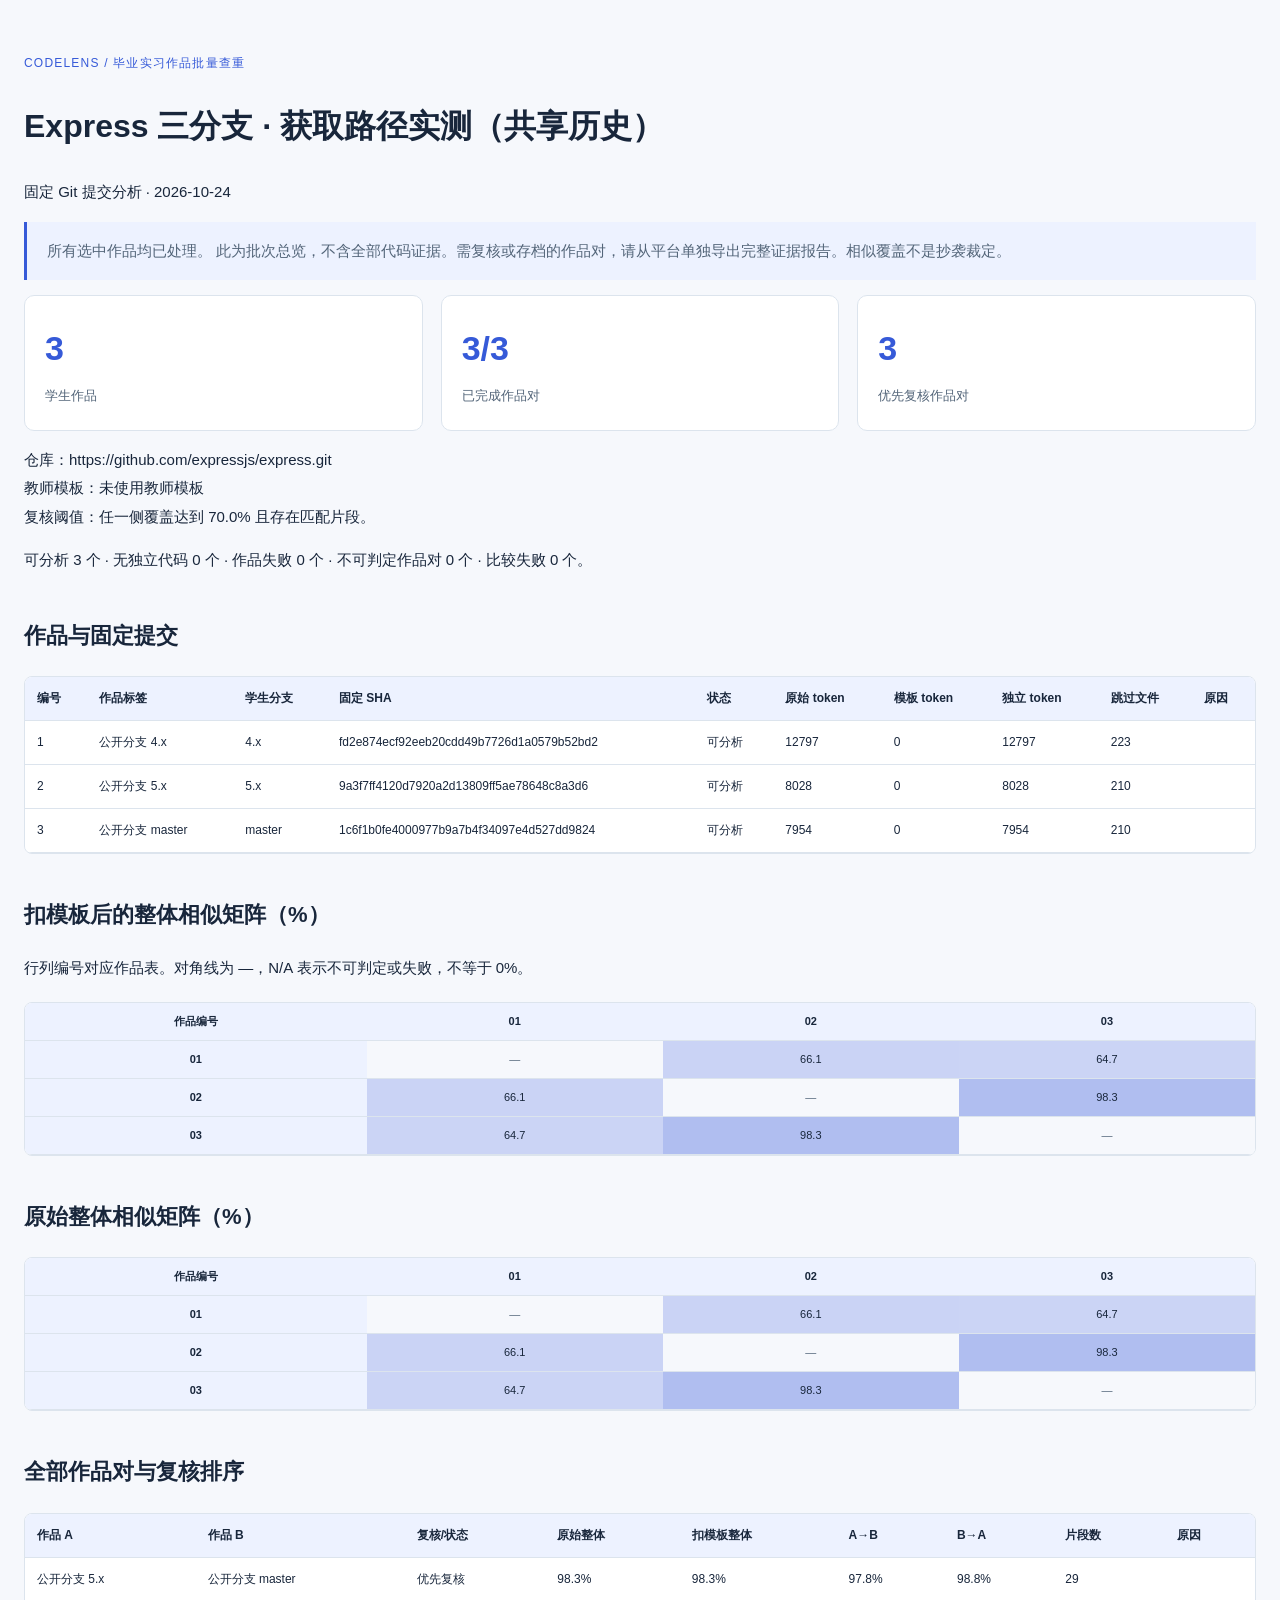
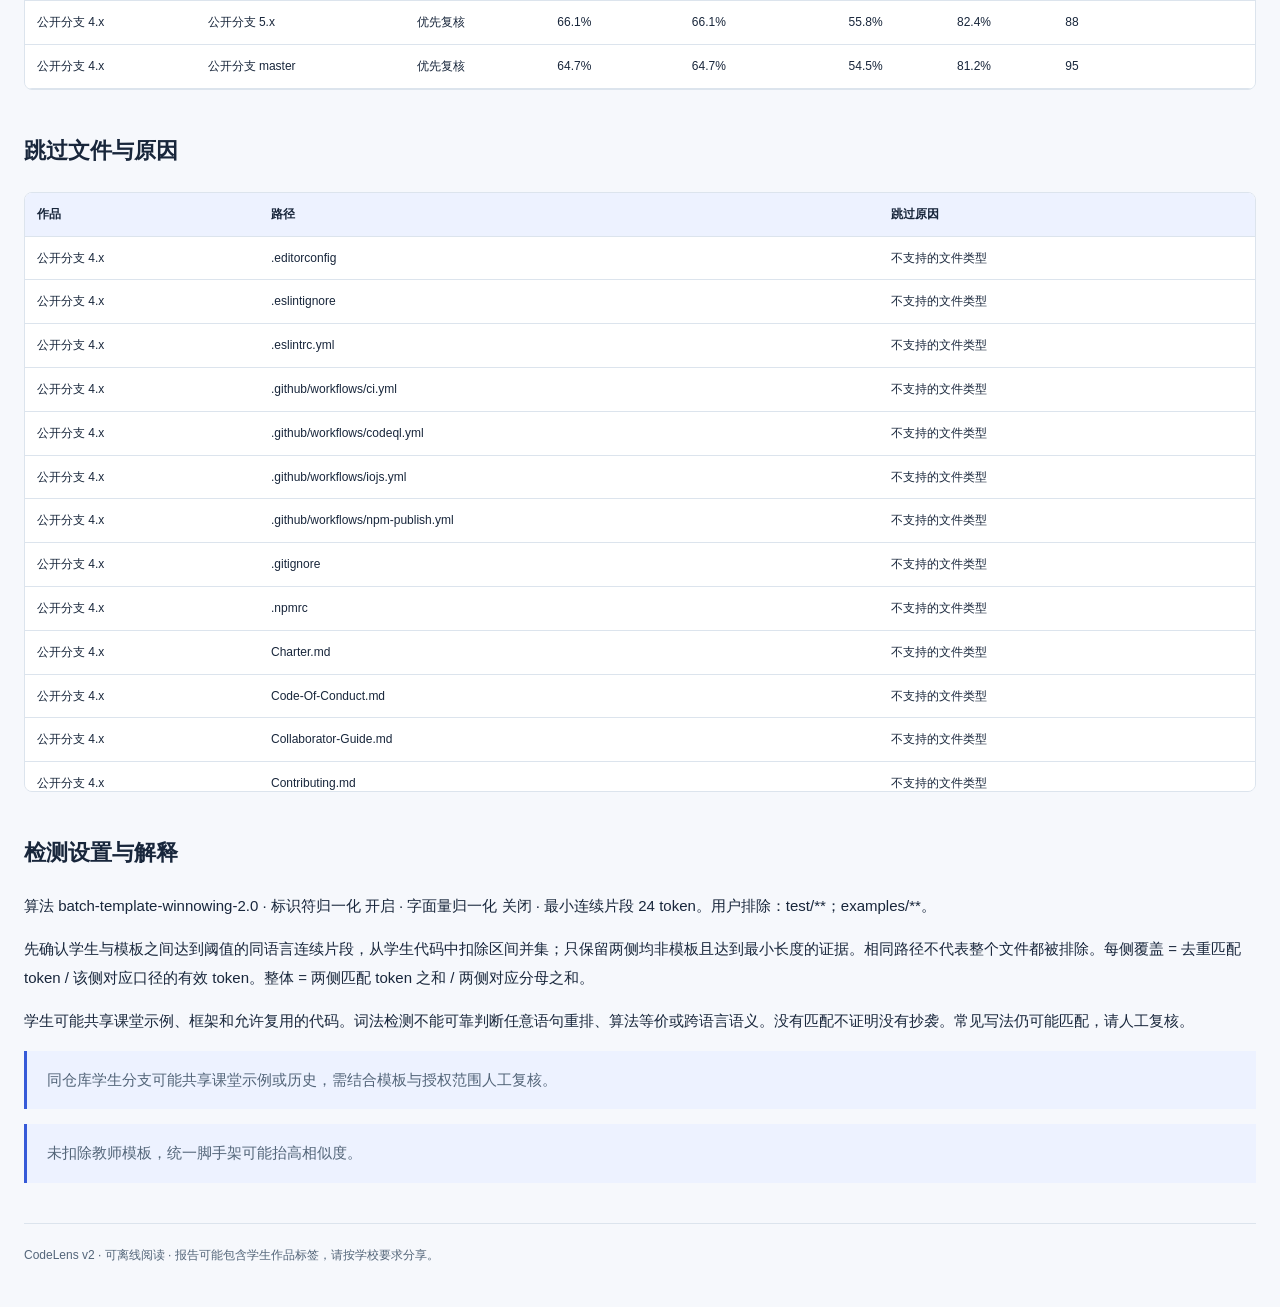
<file: reports/git-batch-report.html>
<!-- Generated by Trae Work -->
<!DOCTYPE html><html lang="zh-CN"><head><meta charset="UTF-8"><meta name="viewport" content="width=device-width,initial-scale=1"><meta http-equiv="Content-Security-Policy" content="default-src 'none'; style-src 'unsafe-inline'"><title>Express 三分支 · 获取路径实测（共享历史）</title><style>
:root{--bg:#f6f8fc;--surface:#fff;--ink:#18263b;--muted:#536579;--rule:#dce4ed;--accent:#365ad8;--wash:#edf2ff}
*{box-sizing:border-box}body{margin:0;background:var(--bg);color:var(--ink);font:15px/1.9 -apple-system,BlinkMacSystemFont,"PingFang SC",sans-serif;padding:40px 24px}main{max-width:1240px;margin:auto}h1{font-size:32px}h2{font-size:22px;margin-top:40px}.eyebrow{color:var(--accent);font-size:12px;letter-spacing:.1em}.notice{background:var(--wash);border-left:3px solid var(--accent);padding:15px 20px;color:var(--muted)}.metrics{display:grid;grid-template-columns:repeat(3,1fr);gap:18px}.metrics section{background:var(--surface);border:1px solid var(--rule);padding:20px;border-radius:10px}.metrics b{font-size:34px;display:block;color:var(--accent)}.metrics span{color:var(--muted);font-size:13px}.table-wrap{overflow:auto;max-height:600px;border:1px solid var(--rule);border-radius:8px;margin:20px 0}table{width:100%;border-collapse:separate;border-spacing:0;background:var(--surface);font-size:12px}th,td{padding:10px 12px;text-align:left;border-bottom:1px solid var(--rule);overflow-wrap:anywhere}thead th{position:sticky;top:0;background:var(--wash);z-index:2}.matrix th,.matrix td{white-space:nowrap;text-align:center;min-width:52px;padding:8px;font-size:11px}.matrix tbody th{position:sticky;left:0;background:var(--wash);z-index:1}.matrix thead th:first-child{left:0;z-index:3}.na,.diagonal{color:var(--muted);background:var(--bg)}footer{margin-top:40px;padding-top:20px;border-top:1px solid var(--rule);color:var(--muted);font-size:12px}@media(max-width:760px){body{padding:20px 14px}.metrics{grid-template-columns:1fr}h1{font-size:26px}}@media print{body{padding:0}.table-wrap{overflow:visible;max-height:none}.matrix{overflow:auto}thead th{position:static}}
</style></head><body><main><header><p class="eyebrow">CODELENS / 毕业实习作品批量查重</p><h1>Express 三分支 · 获取路径实测（共享历史）</h1><p>固定 Git 提交分析 · 2026-10-24</p></header>
<p class="notice">所有选中作品均已处理。 此为批次总览，不含全部代码证据。需复核或存档的作品对，请从平台单独导出完整证据报告。相似覆盖不是抄袭裁定。</p>
<div class="metrics"><section><b>3</b><span>学生作品</span></section><section><b>3/3</b><span>已完成作品对</span></section><section><b>3</b><span>优先复核作品对</span></section></div>
<p>仓库：https://github.com/expressjs/express.git<br>教师模板：未使用教师模板<br>复核阈值：任一侧覆盖达到 70.0% 且存在匹配片段。</p>
<p>可分析 3 个 · 无独立代码 0 个 · 作品失败 0 个 · 不可判定作品对 0 个 · 比较失败 0 个。</p>
<h2>作品与固定提交</h2><div class="table-wrap"><table><thead><tr><th>编号</th><th>作品标签</th><th>学生分支</th><th>固定 SHA</th><th>状态</th><th>原始 token</th><th>模板 token</th><th>独立 token</th><th>跳过文件</th><th>原因</th></tr></thead><tbody><tr><td>1</td><td>公开分支 4.x</td><td>4.x</td><td>fd2e874ecf92eeb20cdd49b7726d1a0579b52bd2</td><td>可分析</td><td>12797</td><td>0</td><td>12797</td><td>223</td><td></td></tr><tr><td>2</td><td>公开分支 5.x</td><td>5.x</td><td>9a3f7ff4120d7920a2d13809ff5ae78648c8a3d6</td><td>可分析</td><td>8028</td><td>0</td><td>8028</td><td>210</td><td></td></tr><tr><td>3</td><td>公开分支 master</td><td>master</td><td>1c6f1b0fe4000977b9a7b4f34097e4d527dd9824</td><td>可分析</td><td>7954</td><td>0</td><td>7954</td><td>210</td><td></td></tr></tbody></table></div><h2>扣模板后的整体相似矩阵（%）</h2><p>行列编号对应作品表。对角线为 —，N/A 表示不可判定或失败，不等于 0%。</p><div class="table-wrap matrix"><table><thead><tr><th>作品编号</th><th>01</th><th>02</th><th>03</th></tr></thead><tbody><tr><th scope="row">01</th><td class="diagonal">—</td><td title="公开分支 4.x ↔ 公开分支 5.x: 66.1%" style="background:color-mix(in srgb,var(--accent) 26.4%,var(--surface))">66.1</td><td title="公开分支 4.x ↔ 公开分支 master: 64.7%" style="background:color-mix(in srgb,var(--accent) 25.9%,var(--surface))">64.7</td></tr><tr><th scope="row">02</th><td title="公开分支 5.x ↔ 公开分支 4.x: 66.1%" style="background:color-mix(in srgb,var(--accent) 26.4%,var(--surface))">66.1</td><td class="diagonal">—</td><td title="公开分支 5.x ↔ 公开分支 master: 98.3%" style="background:color-mix(in srgb,var(--accent) 39.3%,var(--surface))">98.3</td></tr><tr><th scope="row">03</th><td title="公开分支 master ↔ 公开分支 4.x: 64.7%" style="background:color-mix(in srgb,var(--accent) 25.9%,var(--surface))">64.7</td><td title="公开分支 master ↔ 公开分支 5.x: 98.3%" style="background:color-mix(in srgb,var(--accent) 39.3%,var(--surface))">98.3</td><td class="diagonal">—</td></tr></tbody></table></div>
<h2>原始整体相似矩阵（%）</h2><div class="table-wrap matrix"><table><thead><tr><th>作品编号</th><th>01</th><th>02</th><th>03</th></tr></thead><tbody><tr><th scope="row">01</th><td class="diagonal">—</td><td title="公开分支 4.x ↔ 公开分支 5.x: 66.1%" style="background:color-mix(in srgb,var(--accent) 26.4%,var(--surface))">66.1</td><td title="公开分支 4.x ↔ 公开分支 master: 64.7%" style="background:color-mix(in srgb,var(--accent) 25.9%,var(--surface))">64.7</td></tr><tr><th scope="row">02</th><td title="公开分支 5.x ↔ 公开分支 4.x: 66.1%" style="background:color-mix(in srgb,var(--accent) 26.4%,var(--surface))">66.1</td><td class="diagonal">—</td><td title="公开分支 5.x ↔ 公开分支 master: 98.3%" style="background:color-mix(in srgb,var(--accent) 39.3%,var(--surface))">98.3</td></tr><tr><th scope="row">03</th><td title="公开分支 master ↔ 公开分支 4.x: 64.7%" style="background:color-mix(in srgb,var(--accent) 25.9%,var(--surface))">64.7</td><td title="公开分支 master ↔ 公开分支 5.x: 98.3%" style="background:color-mix(in srgb,var(--accent) 39.3%,var(--surface))">98.3</td><td class="diagonal">—</td></tr></tbody></table></div><h2>全部作品对与复核排序</h2><div class="table-wrap"><table><thead><tr><th>作品 A</th><th>作品 B</th><th>复核/状态</th><th>原始整体</th><th>扣模板整体</th><th>A→B</th><th>B→A</th><th>片段数</th><th>原因</th></tr></thead><tbody><tr><td>公开分支 5.x</td><td>公开分支 master</td><td>优先复核</td><td>98.3%</td><td>98.3%</td><td>97.8%</td><td>98.8%</td><td>29</td><td></td></tr><tr><td>公开分支 4.x</td><td>公开分支 5.x</td><td>优先复核</td><td>66.1%</td><td>66.1%</td><td>55.8%</td><td>82.4%</td><td>88</td><td></td></tr><tr><td>公开分支 4.x</td><td>公开分支 master</td><td>优先复核</td><td>64.7%</td><td>64.7%</td><td>54.5%</td><td>81.2%</td><td>95</td><td></td></tr></tbody></table></div>
<h2>跳过文件与原因</h2><div class="table-wrap"><table><thead><tr><th>作品</th><th>路径</th><th>跳过原因</th></tr></thead><tbody><tr><td>公开分支 4.x</td><td>.editorconfig</td><td>不支持的文件类型</td></tr><tr><td>公开分支 4.x</td><td>.eslintignore</td><td>不支持的文件类型</td></tr><tr><td>公开分支 4.x</td><td>.eslintrc.yml</td><td>不支持的文件类型</td></tr><tr><td>公开分支 4.x</td><td>.github/workflows/ci.yml</td><td>不支持的文件类型</td></tr><tr><td>公开分支 4.x</td><td>.github/workflows/codeql.yml</td><td>不支持的文件类型</td></tr><tr><td>公开分支 4.x</td><td>.github/workflows/iojs.yml</td><td>不支持的文件类型</td></tr><tr><td>公开分支 4.x</td><td>.github/workflows/npm-publish.yml</td><td>不支持的文件类型</td></tr><tr><td>公开分支 4.x</td><td>.gitignore</td><td>不支持的文件类型</td></tr><tr><td>公开分支 4.x</td><td>.npmrc</td><td>不支持的文件类型</td></tr><tr><td>公开分支 4.x</td><td>Charter.md</td><td>不支持的文件类型</td></tr><tr><td>公开分支 4.x</td><td>Code-Of-Conduct.md</td><td>不支持的文件类型</td></tr><tr><td>公开分支 4.x</td><td>Collaborator-Guide.md</td><td>不支持的文件类型</td></tr><tr><td>公开分支 4.x</td><td>Contributing.md</td><td>不支持的文件类型</td></tr><tr><td>公开分支 4.x</td><td>History.md</td><td>不支持的文件类型</td></tr><tr><td>公开分支 4.x</td><td>LICENSE</td><td>不支持的文件类型</td></tr><tr><td>公开分支 4.x</td><td>Readme-Guide.md</td><td>不支持的文件类型</td></tr><tr><td>公开分支 4.x</td><td>Readme.md</td><td>不支持的文件类型</td></tr><tr><td>公开分支 4.x</td><td>Release-Process.md</td><td>不支持的文件类型</td></tr><tr><td>公开分支 4.x</td><td>Security.md</td><td>不支持的文件类型</td></tr><tr><td>公开分支 4.x</td><td>Triager-Guide.md</td><td>不支持的文件类型</td></tr><tr><td>公开分支 4.x</td><td>appveyor.yml</td><td>不支持的文件类型</td></tr><tr><td>公开分支 4.x</td><td>benchmarks/Makefile</td><td>不支持的文件类型</td></tr><tr><td>公开分支 4.x</td><td>benchmarks/README.md</td><td>不支持的文件类型</td></tr><tr><td>公开分支 4.x</td><td>benchmarks/run</td><td>不支持的文件类型</td></tr><tr><td>公开分支 4.x</td><td>examples/README.md</td><td>用户排除规则</td></tr><tr><td>公开分支 4.x</td><td>examples/auth/index.js</td><td>用户排除规则</td></tr><tr><td>公开分支 4.x</td><td>examples/auth/views/foot.ejs</td><td>用户排除规则</td></tr><tr><td>公开分支 4.x</td><td>examples/auth/views/head.ejs</td><td>用户排除规则</td></tr><tr><td>公开分支 4.x</td><td>examples/auth/views/login.ejs</td><td>用户排除规则</td></tr><tr><td>公开分支 4.x</td><td>examples/content-negotiation/db.js</td><td>用户排除规则</td></tr><tr><td>公开分支 4.x</td><td>examples/content-negotiation/index.js</td><td>用户排除规则</td></tr><tr><td>公开分支 4.x</td><td>examples/content-negotiation/users.js</td><td>用户排除规则</td></tr><tr><td>公开分支 4.x</td><td>examples/cookie-sessions/index.js</td><td>用户排除规则</td></tr><tr><td>公开分支 4.x</td><td>examples/cookies/index.js</td><td>用户排除规则</td></tr><tr><td>公开分支 4.x</td><td>examples/downloads/files/CCTV大赛上海分赛区.txt</td><td>用户排除规则</td></tr><tr><td>公开分支 4.x</td><td>examples/downloads/files/amazing.txt</td><td>用户排除规则</td></tr><tr><td>公开分支 4.x</td><td>examples/downloads/files/notes/groceries.txt</td><td>用户排除规则</td></tr><tr><td>公开分支 4.x</td><td>examples/downloads/index.js</td><td>用户排除规则</td></tr><tr><td>公开分支 4.x</td><td>examples/ejs/index.js</td><td>用户排除规则</td></tr><tr><td>公开分支 4.x</td><td>examples/ejs/public/stylesheets/style.css</td><td>用户排除规则</td></tr><tr><td>公开分支 4.x</td><td>examples/ejs/views/footer.html</td><td>用户排除规则</td></tr><tr><td>公开分支 4.x</td><td>examples/ejs/views/header.html</td><td>用户排除规则</td></tr><tr><td>公开分支 4.x</td><td>examples/ejs/views/users.html</td><td>用户排除规则</td></tr><tr><td>公开分支 4.x</td><td>examples/error-pages/index.js</td><td>用户排除规则</td></tr><tr><td>公开分支 4.x</td><td>examples/error-pages/views/404.ejs</td><td>用户排除规则</td></tr><tr><td>公开分支 4.x</td><td>examples/error-pages/views/500.ejs</td><td>用户排除规则</td></tr><tr><td>公开分支 4.x</td><td>examples/error-pages/views/error_header.ejs</td><td>用户排除规则</td></tr><tr><td>公开分支 4.x</td><td>examples/error-pages/views/footer.ejs</td><td>用户排除规则</td></tr><tr><td>公开分支 4.x</td><td>examples/error-pages/views/index.ejs</td><td>用户排除规则</td></tr><tr><td>公开分支 4.x</td><td>examples/error/index.js</td><td>用户排除规则</td></tr><tr><td>公开分支 4.x</td><td>examples/hello-world/index.js</td><td>用户排除规则</td></tr><tr><td>公开分支 4.x</td><td>examples/markdown/index.js</td><td>用户排除规则</td></tr><tr><td>公开分支 4.x</td><td>examples/markdown/views/index.md</td><td>用户排除规则</td></tr><tr><td>公开分支 4.x</td><td>examples/multi-router/controllers/api_v1.js</td><td>用户排除规则</td></tr><tr><td>公开分支 4.x</td><td>examples/multi-router/controllers/api_v2.js</td><td>用户排除规则</td></tr><tr><td>公开分支 4.x</td><td>examples/multi-router/index.js</td><td>用户排除规则</td></tr><tr><td>公开分支 4.x</td><td>examples/mvc/controllers/main/index.js</td><td>用户排除规则</td></tr><tr><td>公开分支 4.x</td><td>examples/mvc/controllers/pet/index.js</td><td>用户排除规则</td></tr><tr><td>公开分支 4.x</td><td>examples/mvc/controllers/pet/views/edit.ejs</td><td>用户排除规则</td></tr><tr><td>公开分支 4.x</td><td>examples/mvc/controllers/pet/views/show.ejs</td><td>用户排除规则</td></tr><tr><td>公开分支 4.x</td><td>examples/mvc/controllers/user-pet/index.js</td><td>用户排除规则</td></tr><tr><td>公开分支 4.x</td><td>examples/mvc/controllers/user/index.js</td><td>用户排除规则</td></tr><tr><td>公开分支 4.x</td><td>examples/mvc/controllers/user/views/edit.hbs</td><td>用户排除规则</td></tr><tr><td>公开分支 4.x</td><td>examples/mvc/controllers/user/views/list.hbs</td><td>用户排除规则</td></tr><tr><td>公开分支 4.x</td><td>examples/mvc/controllers/user/views/show.hbs</td><td>用户排除规则</td></tr><tr><td>公开分支 4.x</td><td>examples/mvc/db.js</td><td>用户排除规则</td></tr><tr><td>公开分支 4.x</td><td>examples/mvc/index.js</td><td>用户排除规则</td></tr><tr><td>公开分支 4.x</td><td>examples/mvc/lib/boot.js</td><td>用户排除规则</td></tr><tr><td>公开分支 4.x</td><td>examples/mvc/public/style.css</td><td>用户排除规则</td></tr><tr><td>公开分支 4.x</td><td>examples/mvc/views/404.ejs</td><td>用户排除规则</td></tr><tr><td>公开分支 4.x</td><td>examples/mvc/views/5xx.ejs</td><td>用户排除规则</td></tr><tr><td>公开分支 4.x</td><td>examples/online/index.js</td><td>用户排除规则</td></tr><tr><td>公开分支 4.x</td><td>examples/params/index.js</td><td>用户排除规则</td></tr><tr><td>公开分支 4.x</td><td>examples/resource/index.js</td><td>用户排除规则</td></tr><tr><td>公开分支 4.x</td><td>examples/route-map/index.js</td><td>用户排除规则</td></tr><tr><td>公开分支 4.x</td><td>examples/route-middleware/index.js</td><td>用户排除规则</td></tr><tr><td>公开分支 4.x</td><td>examples/route-separation/index.js</td><td>用户排除规则</td></tr><tr><td>公开分支 4.x</td><td>examples/route-separation/post.js</td><td>用户排除规则</td></tr><tr><td>公开分支 4.x</td><td>examples/route-separation/public/style.css</td><td>用户排除规则</td></tr><tr><td>公开分支 4.x</td><td>examples/route-separation/site.js</td><td>用户排除规则</td></tr><tr><td>公开分支 4.x</td><td>examples/route-separation/user.js</td><td>用户排除规则</td></tr><tr><td>公开分支 4.x</td><td>examples/route-separation/views/footer.ejs</td><td>用户排除规则</td></tr><tr><td>公开分支 4.x</td><td>examples/route-separation/views/header.ejs</td><td>用户排除规则</td></tr><tr><td>公开分支 4.x</td><td>examples/route-separation/views/index.ejs</td><td>用户排除规则</td></tr><tr><td>公开分支 4.x</td><td>examples/route-separation/views/posts/index.ejs</td><td>用户排除规则</td></tr><tr><td>公开分支 4.x</td><td>examples/route-separation/views/users/edit.ejs</td><td>用户排除规则</td></tr><tr><td>公开分支 4.x</td><td>examples/route-separation/views/users/index.ejs</td><td>用户排除规则</td></tr><tr><td>公开分支 4.x</td><td>examples/route-separation/views/users/view.ejs</td><td>用户排除规则</td></tr><tr><td>公开分支 4.x</td><td>examples/search/index.js</td><td>用户排除规则</td></tr><tr><td>公开分支 4.x</td><td>examples/search/public/client.js</td><td>用户排除规则</td></tr><tr><td>公开分支 4.x</td><td>examples/search/public/index.html</td><td>用户排除规则</td></tr><tr><td>公开分支 4.x</td><td>examples/session/index.js</td><td>用户排除规则</td></tr><tr><td>公开分支 4.x</td><td>examples/session/redis.js</td><td>用户排除规则</td></tr><tr><td>公开分支 4.x</td><td>examples/static-files/index.js</td><td>用户排除规则</td></tr><tr><td>公开分支 4.x</td><td>examples/static-files/public/css/style.css</td><td>用户排除规则</td></tr><tr><td>公开分支 4.x</td><td>examples/static-files/public/hello.txt</td><td>用户排除规则</td></tr><tr><td>公开分支 4.x</td><td>examples/static-files/public/js/app.js</td><td>用户排除规则</td></tr><tr><td>公开分支 4.x</td><td>examples/vhost/index.js</td><td>用户排除规则</td></tr><tr><td>公开分支 4.x</td><td>examples/view-constructor/github-view.js</td><td>用户排除规则</td></tr><tr><td>公开分支 4.x</td><td>examples/view-constructor/index.js</td><td>用户排除规则</td></tr><tr><td>公开分支 4.x</td><td>examples/view-locals/index.js</td><td>用户排除规则</td></tr><tr><td>公开分支 4.x</td><td>examples/view-locals/user.js</td><td>用户排除规则</td></tr><tr><td>公开分支 4.x</td><td>examples/view-locals/views/index.ejs</td><td>用户排除规则</td></tr><tr><td>公开分支 4.x</td><td>examples/web-service/index.js</td><td>用户排除规则</td></tr><tr><td>公开分支 4.x</td><td>index.js</td><td>有效 token 少于最小片段长度</td></tr><tr><td>公开分支 4.x</td><td>package.json</td><td>不支持的文件类型</td></tr><tr><td>公开分支 4.x</td><td>test/Route.js</td><td>用户排除规则</td></tr><tr><td>公开分支 4.x</td><td>test/Router.js</td><td>用户排除规则</td></tr><tr><td>公开分支 4.x</td><td>test/acceptance/auth.js</td><td>用户排除规则</td></tr><tr><td>公开分支 4.x</td><td>test/acceptance/content-negotiation.js</td><td>用户排除规则</td></tr><tr><td>公开分支 4.x</td><td>test/acceptance/cookie-sessions.js</td><td>用户排除规则</td></tr><tr><td>公开分支 4.x</td><td>test/acceptance/cookies.js</td><td>用户排除规则</td></tr><tr><td>公开分支 4.x</td><td>test/acceptance/downloads.js</td><td>用户排除规则</td></tr><tr><td>公开分支 4.x</td><td>test/acceptance/ejs.js</td><td>用户排除规则</td></tr><tr><td>公开分支 4.x</td><td>test/acceptance/error-pages.js</td><td>用户排除规则</td></tr><tr><td>公开分支 4.x</td><td>test/acceptance/error.js</td><td>用户排除规则</td></tr><tr><td>公开分支 4.x</td><td>test/acceptance/hello-world.js</td><td>用户排除规则</td></tr><tr><td>公开分支 4.x</td><td>test/acceptance/markdown.js</td><td>用户排除规则</td></tr><tr><td>公开分支 4.x</td><td>test/acceptance/multi-router.js</td><td>用户排除规则</td></tr><tr><td>公开分支 4.x</td><td>test/acceptance/mvc.js</td><td>用户排除规则</td></tr><tr><td>公开分支 4.x</td><td>test/acceptance/params.js</td><td>用户排除规则</td></tr><tr><td>公开分支 4.x</td><td>test/acceptance/resource.js</td><td>用户排除规则</td></tr><tr><td>公开分支 4.x</td><td>test/acceptance/route-map.js</td><td>用户排除规则</td></tr><tr><td>公开分支 4.x</td><td>test/acceptance/route-separation.js</td><td>用户排除规则</td></tr><tr><td>公开分支 4.x</td><td>test/acceptance/vhost.js</td><td>用户排除规则</td></tr><tr><td>公开分支 4.x</td><td>test/acceptance/web-service.js</td><td>用户排除规则</td></tr><tr><td>公开分支 4.x</td><td>test/app.all.js</td><td>用户排除规则</td></tr><tr><td>公开分支 4.x</td><td>test/app.del.js</td><td>用户排除规则</td></tr><tr><td>公开分支 4.x</td><td>test/app.engine.js</td><td>用户排除规则</td></tr><tr><td>公开分支 4.x</td><td>test/app.head.js</td><td>用户排除规则</td></tr><tr><td>公开分支 4.x</td><td>test/app.js</td><td>用户排除规则</td></tr><tr><td>公开分支 4.x</td><td>test/app.listen.js</td><td>用户排除规则</td></tr><tr><td>公开分支 4.x</td><td>test/app.locals.js</td><td>用户排除规则</td></tr><tr><td>公开分支 4.x</td><td>test/app.options.js</td><td>用户排除规则</td></tr><tr><td>公开分支 4.x</td><td>test/app.param.js</td><td>用户排除规则</td></tr><tr><td>公开分支 4.x</td><td>test/app.render.js</td><td>用户排除规则</td></tr><tr><td>公开分支 4.x</td><td>test/app.request.js</td><td>用户排除规则</td></tr><tr><td>公开分支 4.x</td><td>test/app.response.js</td><td>用户排除规则</td></tr><tr><td>公开分支 4.x</td><td>test/app.route.js</td><td>用户排除规则</td></tr><tr><td>公开分支 4.x</td><td>test/app.router.js</td><td>用户排除规则</td></tr><tr><td>公开分支 4.x</td><td>test/app.routes.error.js</td><td>用户排除规则</td></tr><tr><td>公开分支 4.x</td><td>test/app.use.js</td><td>用户排除规则</td></tr><tr><td>公开分支 4.x</td><td>test/config.js</td><td>用户排除规则</td></tr><tr><td>公开分支 4.x</td><td>test/exports.js</td><td>用户排除规则</td></tr><tr><td>公开分支 4.x</td><td>test/express.json.js</td><td>用户排除规则</td></tr><tr><td>公开分支 4.x</td><td>test/express.raw.js</td><td>用户排除规则</td></tr><tr><td>公开分支 4.x</td><td>test/express.static.js</td><td>用户排除规则</td></tr><tr><td>公开分支 4.x</td><td>test/express.text.js</td><td>用户排除规则</td></tr><tr><td>公开分支 4.x</td><td>test/express.urlencoded.js</td><td>用户排除规则</td></tr><tr><td>公开分支 4.x</td><td>test/fixtures/% of dogs.txt</td><td>用户排除规则</td></tr><tr><td>公开分支 4.x</td><td>test/fixtures/.name</td><td>用户排除规则</td></tr><tr><td>公开分支 4.x</td><td>test/fixtures/blog/index.html</td><td>用户排除规则</td></tr><tr><td>公开分支 4.x</td><td>test/fixtures/blog/post/index.tmpl</td><td>用户排除规则</td></tr><tr><td>公开分支 4.x</td><td>test/fixtures/broken.send</td><td>用户排除规则</td></tr><tr><td>公开分支 4.x</td><td>test/fixtures/default_layout/name.tmpl</td><td>用户排除规则</td></tr><tr><td>公开分支 4.x</td><td>test/fixtures/default_layout/user.tmpl</td><td>用户排除规则</td></tr><tr><td>公开分支 4.x</td><td>test/fixtures/email.tmpl</td><td>用户排除规则</td></tr><tr><td>公开分支 4.x</td><td>test/fixtures/empty.txt</td><td>用户排除规则</td></tr><tr><td>公开分支 4.x</td><td>test/fixtures/local_layout/user.tmpl</td><td>用户排除规则</td></tr><tr><td>公开分支 4.x</td><td>test/fixtures/name.tmpl</td><td>用户排除规则</td></tr><tr><td>公开分支 4.x</td><td>test/fixtures/name.txt</td><td>用户排除规则</td></tr><tr><td>公开分支 4.x</td><td>test/fixtures/nums.txt</td><td>用户排除规则</td></tr><tr><td>公开分支 4.x</td><td>test/fixtures/pets/names.txt</td><td>用户排除规则</td></tr><tr><td>公开分支 4.x</td><td>test/fixtures/snow ☃/.gitkeep</td><td>用户排除规则</td></tr><tr><td>公开分支 4.x</td><td>test/fixtures/todo.html</td><td>用户排除规则</td></tr><tr><td>公开分支 4.x</td><td>test/fixtures/todo.txt</td><td>用户排除规则</td></tr><tr><td>公开分支 4.x</td><td>test/fixtures/user.html</td><td>用户排除规则</td></tr><tr><td>公开分支 4.x</td><td>test/fixtures/user.tmpl</td><td>用户排除规则</td></tr><tr><td>公开分支 4.x</td><td>test/fixtures/users/index.html</td><td>用户排除规则</td></tr><tr><td>公开分支 4.x</td><td>test/fixtures/users/tobi.txt</td><td>用户排除规则</td></tr><tr><td>公开分支 4.x</td><td>test/middleware.basic.js</td><td>用户排除规则</td></tr><tr><td>公开分支 4.x</td><td>test/regression.js</td><td>用户排除规则</td></tr><tr><td>公开分支 4.x</td><td>test/req.accepts.js</td><td>用户排除规则</td></tr><tr><td>公开分支 4.x</td><td>test/req.acceptsCharset.js</td><td>用户排除规则</td></tr><tr><td>公开分支 4.x</td><td>test/req.acceptsCharsets.js</td><td>用户排除规则</td></tr><tr><td>公开分支 4.x</td><td>test/req.acceptsEncoding.js</td><td>用户排除规则</td></tr><tr><td>公开分支 4.x</td><td>test/req.acceptsEncodings.js</td><td>用户排除规则</td></tr><tr><td>公开分支 4.x</td><td>test/req.acceptsLanguage.js</td><td>用户排除规则</td></tr><tr><td>公开分支 4.x</td><td>test/req.acceptsLanguages.js</td><td>用户排除规则</td></tr><tr><td>公开分支 4.x</td><td>test/req.baseUrl.js</td><td>用户排除规则</td></tr><tr><td>公开分支 4.x</td><td>test/req.fresh.js</td><td>用户排除规则</td></tr><tr><td>公开分支 4.x</td><td>test/req.get.js</td><td>用户排除规则</td></tr><tr><td>公开分支 4.x</td><td>test/req.host.js</td><td>用户排除规则</td></tr><tr><td>公开分支 4.x</td><td>test/req.hostname.js</td><td>用户排除规则</td></tr><tr><td>公开分支 4.x</td><td>test/req.ip.js</td><td>用户排除规则</td></tr><tr><td>公开分支 4.x</td><td>test/req.ips.js</td><td>用户排除规则</td></tr><tr><td>公开分支 4.x</td><td>test/req.is.js</td><td>用户排除规则</td></tr><tr><td>公开分支 4.x</td><td>test/req.param.js</td><td>用户排除规则</td></tr><tr><td>公开分支 4.x</td><td>test/req.path.js</td><td>用户排除规则</td></tr><tr><td>公开分支 4.x</td><td>test/req.protocol.js</td><td>用户排除规则</td></tr><tr><td>公开分支 4.x</td><td>test/req.query.js</td><td>用户排除规则</td></tr><tr><td>公开分支 4.x</td><td>test/req.range.js</td><td>用户排除规则</td></tr><tr><td>公开分支 4.x</td><td>test/req.route.js</td><td>用户排除规则</td></tr><tr><td>公开分支 4.x</td><td>test/req.secure.js</td><td>用户排除规则</td></tr><tr><td>公开分支 4.x</td><td>test/req.signedCookies.js</td><td>用户排除规则</td></tr><tr><td>公开分支 4.x</td><td>test/req.stale.js</td><td>用户排除规则</td></tr><tr><td>公开分支 4.x</td><td>test/req.subdomains.js</td><td>用户排除规则</td></tr><tr><td>公开分支 4.x</td><td>test/req.xhr.js</td><td>用户排除规则</td></tr><tr><td>公开分支 4.x</td><td>test/res.append.js</td><td>用户排除规则</td></tr><tr><td>公开分支 4.x</td><td>test/res.attachment.js</td><td>用户排除规则</td></tr><tr><td>公开分支 4.x</td><td>test/res.clearCookie.js</td><td>用户排除规则</td></tr><tr><td>公开分支 4.x</td><td>test/res.cookie.js</td><td>用户排除规则</td></tr><tr><td>公开分支 4.x</td><td>test/res.download.js</td><td>用户排除规则</td></tr><tr><td>公开分支 4.x</td><td>test/res.format.js</td><td>用户排除规则</td></tr><tr><td>公开分支 4.x</td><td>test/res.get.js</td><td>用户排除规则</td></tr><tr><td>公开分支 4.x</td><td>test/res.json.js</td><td>用户排除规则</td></tr><tr><td>公开分支 4.x</td><td>test/res.jsonp.js</td><td>用户排除规则</td></tr><tr><td>公开分支 4.x</td><td>test/res.links.js</td><td>用户排除规则</td></tr><tr><td>公开分支 4.x</td><td>test/res.locals.js</td><td>用户排除规则</td></tr><tr><td>公开分支 4.x</td><td>test/res.location.js</td><td>用户排除规则</td></tr><tr><td>公开分支 4.x</td><td>test/res.redirect.js</td><td>用户排除规则</td></tr><tr><td>公开分支 4.x</td><td>test/res.render.js</td><td>用户排除规则</td></tr><tr><td>公开分支 4.x</td><td>test/res.send.js</td><td>用户排除规则</td></tr><tr><td>公开分支 4.x</td><td>test/res.sendFile.js</td><td>用户排除规则</td></tr><tr><td>公开分支 4.x</td><td>test/res.sendStatus.js</td><td>用户排除规则</td></tr><tr><td>公开分支 4.x</td><td>test/res.set.js</td><td>用户排除规则</td></tr><tr><td>公开分支 4.x</td><td>test/res.status.js</td><td>用户排除规则</td></tr><tr><td>公开分支 4.x</td><td>test/res.type.js</td><td>用户排除规则</td></tr><tr><td>公开分支 4.x</td><td>test/res.vary.js</td><td>用户排除规则</td></tr><tr><td>公开分支 4.x</td><td>test/support/env.js</td><td>用户排除规则</td></tr><tr><td>公开分支 4.x</td><td>test/support/tmpl.js</td><td>用户排除规则</td></tr><tr><td>公开分支 4.x</td><td>test/support/utils.js</td><td>用户排除规则</td></tr><tr><td>公开分支 4.x</td><td>test/utils.js</td><td>用户排除规则</td></tr><tr><td>公开分支 5.x</td><td>.editorconfig</td><td>不支持的文件类型</td></tr><tr><td>公开分支 5.x</td><td>.eslintignore</td><td>不支持的文件类型</td></tr><tr><td>公开分支 5.x</td><td>.eslintrc.yml</td><td>不支持的文件类型</td></tr><tr><td>公开分支 5.x</td><td>.github/dependabot.yml</td><td>不支持的文件类型</td></tr><tr><td>公开分支 5.x</td><td>.github/workflows/ci.yml</td><td>不支持的文件类型</td></tr><tr><td>公开分支 5.x</td><td>.github/workflows/codeql.yml</td><td>不支持的文件类型</td></tr><tr><td>公开分支 5.x</td><td>.github/workflows/legacy.yml</td><td>不支持的文件类型</td></tr><tr><td>公开分支 5.x</td><td>.github/workflows/scorecard.yml</td><td>不支持的文件类型</td></tr><tr><td>公开分支 5.x</td><td>.gitignore</td><td>不支持的文件类型</td></tr><tr><td>公开分支 5.x</td><td>.npmrc</td><td>不支持的文件类型</td></tr><tr><td>公开分支 5.x</td><td>History.md</td><td>不支持的文件类型</td></tr><tr><td>公开分支 5.x</td><td>LICENSE</td><td>不支持的文件类型</td></tr><tr><td>公开分支 5.x</td><td>Readme.md</td><td>不支持的文件类型</td></tr><tr><td>公开分支 5.x</td><td>benchmarks/Makefile</td><td>不支持的文件类型</td></tr><tr><td>公开分支 5.x</td><td>benchmarks/README.md</td><td>不支持的文件类型</td></tr><tr><td>公开分支 5.x</td><td>benchmarks/run</td><td>不支持的文件类型</td></tr><tr><td>公开分支 5.x</td><td>examples/README.md</td><td>用户排除规则</td></tr><tr><td>公开分支 5.x</td><td>examples/auth/index.js</td><td>用户排除规则</td></tr><tr><td>公开分支 5.x</td><td>examples/auth/views/foot.ejs</td><td>用户排除规则</td></tr><tr><td>公开分支 5.x</td><td>examples/auth/views/head.ejs</td><td>用户排除规则</td></tr><tr><td>公开分支 5.x</td><td>examples/auth/views/login.ejs</td><td>用户排除规则</td></tr><tr><td>公开分支 5.x</td><td>examples/content-negotiation/db.js</td><td>用户排除规则</td></tr><tr><td>公开分支 5.x</td><td>examples/content-negotiation/index.js</td><td>用户排除规则</td></tr><tr><td>公开分支 5.x</td><td>examples/content-negotiation/users.js</td><td>用户排除规则</td></tr><tr><td>公开分支 5.x</td><td>examples/cookie-sessions/index.js</td><td>用户排除规则</td></tr><tr><td>公开分支 5.x</td><td>examples/cookies/index.js</td><td>用户排除规则</td></tr><tr><td>公开分支 5.x</td><td>examples/downloads/files/CCTV大赛上海分赛区.txt</td><td>用户排除规则</td></tr><tr><td>公开分支 5.x</td><td>examples/downloads/files/amazing.txt</td><td>用户排除规则</td></tr><tr><td>公开分支 5.x</td><td>examples/downloads/files/notes/groceries.txt</td><td>用户排除规则</td></tr><tr><td>公开分支 5.x</td><td>examples/downloads/index.js</td><td>用户排除规则</td></tr><tr><td>公开分支 5.x</td><td>examples/ejs/index.js</td><td>用户排除规则</td></tr><tr><td>公开分支 5.x</td><td>examples/ejs/public/stylesheets/style.css</td><td>用户排除规则</td></tr><tr><td>公开分支 5.x</td><td>examples/ejs/views/footer.html</td><td>用户排除规则</td></tr><tr><td>公开分支 5.x</td><td>examples/ejs/views/header.html</td><td>用户排除规则</td></tr><tr><td>公开分支 5.x</td><td>examples/ejs/views/users.html</td><td>用户排除规则</td></tr><tr><td>公开分支 5.x</td><td>examples/error-pages/index.js</td><td>用户排除规则</td></tr><tr><td>公开分支 5.x</td><td>examples/error-pages/views/404.ejs</td><td>用户排除规则</td></tr><tr><td>公开分支 5.x</td><td>examples/error-pages/views/500.ejs</td><td>用户排除规则</td></tr><tr><td>公开分支 5.x</td><td>examples/error-pages/views/error_header.ejs</td><td>用户排除规则</td></tr><tr><td>公开分支 5.x</td><td>examples/error-pages/views/footer.ejs</td><td>用户排除规则</td></tr><tr><td>公开分支 5.x</td><td>examples/error-pages/views/index.ejs</td><td>用户排除规则</td></tr><tr><td>公开分支 5.x</td><td>examples/error/index.js</td><td>用户排除规则</td></tr><tr><td>公开分支 5.x</td><td>examples/hello-world/index.js</td><td>用户排除规则</td></tr><tr><td>公开分支 5.x</td><td>examples/markdown/index.js</td><td>用户排除规则</td></tr><tr><td>公开分支 5.x</td><td>examples/markdown/views/index.md</td><td>用户排除规则</td></tr><tr><td>公开分支 5.x</td><td>examples/multi-router/controllers/api_v1.js</td><td>用户排除规则</td></tr><tr><td>公开分支 5.x</td><td>examples/multi-router/controllers/api_v2.js</td><td>用户排除规则</td></tr><tr><td>公开分支 5.x</td><td>examples/multi-router/index.js</td><td>用户排除规则</td></tr><tr><td>公开分支 5.x</td><td>examples/mvc/controllers/main/index.js</td><td>用户排除规则</td></tr><tr><td>公开分支 5.x</td><td>examples/mvc/controllers/pet/index.js</td><td>用户排除规则</td></tr><tr><td>公开分支 5.x</td><td>examples/mvc/controllers/pet/views/edit.ejs</td><td>用户排除规则</td></tr><tr><td>公开分支 5.x</td><td>examples/mvc/controllers/pet/views/show.ejs</td><td>用户排除规则</td></tr><tr><td>公开分支 5.x</td><td>examples/mvc/controllers/user-pet/index.js</td><td>用户排除规则</td></tr><tr><td>公开分支 5.x</td><td>examples/mvc/controllers/user/index.js</td><td>用户排除规则</td></tr><tr><td>公开分支 5.x</td><td>examples/mvc/controllers/user/views/edit.hbs</td><td>用户排除规则</td></tr><tr><td>公开分支 5.x</td><td>examples/mvc/controllers/user/views/list.hbs</td><td>用户排除规则</td></tr><tr><td>公开分支 5.x</td><td>examples/mvc/controllers/user/views/show.hbs</td><td>用户排除规则</td></tr><tr><td>公开分支 5.x</td><td>examples/mvc/db.js</td><td>用户排除规则</td></tr><tr><td>公开分支 5.x</td><td>examples/mvc/index.js</td><td>用户排除规则</td></tr><tr><td>公开分支 5.x</td><td>examples/mvc/lib/boot.js</td><td>用户排除规则</td></tr><tr><td>公开分支 5.x</td><td>examples/mvc/public/style.css</td><td>用户排除规则</td></tr><tr><td>公开分支 5.x</td><td>examples/mvc/views/404.ejs</td><td>用户排除规则</td></tr><tr><td>公开分支 5.x</td><td>examples/mvc/views/5xx.ejs</td><td>用户排除规则</td></tr><tr><td>公开分支 5.x</td><td>examples/online/index.js</td><td>用户排除规则</td></tr><tr><td>公开分支 5.x</td><td>examples/params/index.js</td><td>用户排除规则</td></tr><tr><td>公开分支 5.x</td><td>examples/resource/index.js</td><td>用户排除规则</td></tr><tr><td>公开分支 5.x</td><td>examples/route-map/index.js</td><td>用户排除规则</td></tr><tr><td>公开分支 5.x</td><td>examples/route-middleware/index.js</td><td>用户排除规则</td></tr><tr><td>公开分支 5.x</td><td>examples/route-separation/index.js</td><td>用户排除规则</td></tr><tr><td>公开分支 5.x</td><td>examples/route-separation/post.js</td><td>用户排除规则</td></tr><tr><td>公开分支 5.x</td><td>examples/route-separation/public/style.css</td><td>用户排除规则</td></tr><tr><td>公开分支 5.x</td><td>examples/route-separation/site.js</td><td>用户排除规则</td></tr><tr><td>公开分支 5.x</td><td>examples/route-separation/user.js</td><td>用户排除规则</td></tr><tr><td>公开分支 5.x</td><td>examples/route-separation/views/footer.ejs</td><td>用户排除规则</td></tr><tr><td>公开分支 5.x</td><td>examples/route-separation/views/header.ejs</td><td>用户排除规则</td></tr><tr><td>公开分支 5.x</td><td>examples/route-separation/views/index.ejs</td><td>用户排除规则</td></tr><tr><td>公开分支 5.x</td><td>examples/route-separation/views/posts/index.ejs</td><td>用户排除规则</td></tr><tr><td>公开分支 5.x</td><td>examples/route-separation/views/users/edit.ejs</td><td>用户排除规则</td></tr><tr><td>公开分支 5.x</td><td>examples/route-separation/views/users/index.ejs</td><td>用户排除规则</td></tr><tr><td>公开分支 5.x</td><td>examples/route-separation/views/users/view.ejs</td><td>用户排除规则</td></tr><tr><td>公开分支 5.x</td><td>examples/search/index.js</td><td>用户排除规则</td></tr><tr><td>公开分支 5.x</td><td>examples/search/public/client.js</td><td>用户排除规则</td></tr><tr><td>公开分支 5.x</td><td>examples/search/public/index.html</td><td>用户排除规则</td></tr><tr><td>公开分支 5.x</td><td>examples/session/index.js</td><td>用户排除规则</td></tr><tr><td>公开分支 5.x</td><td>examples/session/redis.js</td><td>用户排除规则</td></tr><tr><td>公开分支 5.x</td><td>examples/static-files/index.js</td><td>用户排除规则</td></tr><tr><td>公开分支 5.x</td><td>examples/static-files/public/css/style.css</td><td>用户排除规则</td></tr><tr><td>公开分支 5.x</td><td>examples/static-files/public/hello.txt</td><td>用户排除规则</td></tr><tr><td>公开分支 5.x</td><td>examples/static-files/public/js/app.js</td><td>用户排除规则</td></tr><tr><td>公开分支 5.x</td><td>examples/vhost/index.js</td><td>用户排除规则</td></tr><tr><td>公开分支 5.x</td><td>examples/view-constructor/github-view.js</td><td>用户排除规则</td></tr><tr><td>公开分支 5.x</td><td>examples/view-constructor/index.js</td><td>用户排除规则</td></tr><tr><td>公开分支 5.x</td><td>examples/view-locals/index.js</td><td>用户排除规则</td></tr><tr><td>公开分支 5.x</td><td>examples/view-locals/user.js</td><td>用户排除规则</td></tr><tr><td>公开分支 5.x</td><td>examples/view-locals/views/index.ejs</td><td>用户排除规则</td></tr><tr><td>公开分支 5.x</td><td>examples/web-service/index.js</td><td>用户排除规则</td></tr><tr><td>公开分支 5.x</td><td>index.js</td><td>有效 token 少于最小片段长度</td></tr><tr><td>公开分支 5.x</td><td>package.json</td><td>不支持的文件类型</td></tr><tr><td>公开分支 5.x</td><td>test/Route.js</td><td>用户排除规则</td></tr><tr><td>公开分支 5.x</td><td>test/Router.js</td><td>用户排除规则</td></tr><tr><td>公开分支 5.x</td><td>test/acceptance/auth.js</td><td>用户排除规则</td></tr><tr><td>公开分支 5.x</td><td>test/acceptance/content-negotiation.js</td><td>用户排除规则</td></tr><tr><td>公开分支 5.x</td><td>test/acceptance/cookie-sessions.js</td><td>用户排除规则</td></tr><tr><td>公开分支 5.x</td><td>test/acceptance/cookies.js</td><td>用户排除规则</td></tr><tr><td>公开分支 5.x</td><td>test/acceptance/downloads.js</td><td>用户排除规则</td></tr><tr><td>公开分支 5.x</td><td>test/acceptance/ejs.js</td><td>用户排除规则</td></tr><tr><td>公开分支 5.x</td><td>test/acceptance/error-pages.js</td><td>用户排除规则</td></tr><tr><td>公开分支 5.x</td><td>test/acceptance/error.js</td><td>用户排除规则</td></tr><tr><td>公开分支 5.x</td><td>test/acceptance/hello-world.js</td><td>用户排除规则</td></tr><tr><td>公开分支 5.x</td><td>test/acceptance/markdown.js</td><td>用户排除规则</td></tr><tr><td>公开分支 5.x</td><td>test/acceptance/multi-router.js</td><td>用户排除规则</td></tr><tr><td>公开分支 5.x</td><td>test/acceptance/mvc.js</td><td>用户排除规则</td></tr><tr><td>公开分支 5.x</td><td>test/acceptance/params.js</td><td>用户排除规则</td></tr><tr><td>公开分支 5.x</td><td>test/acceptance/resource.js</td><td>用户排除规则</td></tr><tr><td>公开分支 5.x</td><td>test/acceptance/route-map.js</td><td>用户排除规则</td></tr><tr><td>公开分支 5.x</td><td>test/acceptance/route-separation.js</td><td>用户排除规则</td></tr><tr><td>公开分支 5.x</td><td>test/acceptance/vhost.js</td><td>用户排除规则</td></tr><tr><td>公开分支 5.x</td><td>test/acceptance/web-service.js</td><td>用户排除规则</td></tr><tr><td>公开分支 5.x</td><td>test/app.all.js</td><td>用户排除规则</td></tr><tr><td>公开分支 5.x</td><td>test/app.engine.js</td><td>用户排除规则</td></tr><tr><td>公开分支 5.x</td><td>test/app.head.js</td><td>用户排除规则</td></tr><tr><td>公开分支 5.x</td><td>test/app.js</td><td>用户排除规则</td></tr><tr><td>公开分支 5.x</td><td>test/app.listen.js</td><td>用户排除规则</td></tr><tr><td>公开分支 5.x</td><td>test/app.locals.js</td><td>用户排除规则</td></tr><tr><td>公开分支 5.x</td><td>test/app.options.js</td><td>用户排除规则</td></tr><tr><td>公开分支 5.x</td><td>test/app.param.js</td><td>用户排除规则</td></tr><tr><td>公开分支 5.x</td><td>test/app.render.js</td><td>用户排除规则</td></tr><tr><td>公开分支 5.x</td><td>test/app.request.js</td><td>用户排除规则</td></tr><tr><td>公开分支 5.x</td><td>test/app.response.js</td><td>用户排除规则</td></tr><tr><td>公开分支 5.x</td><td>test/app.route.js</td><td>用户排除规则</td></tr><tr><td>公开分支 5.x</td><td>test/app.router.js</td><td>用户排除规则</td></tr><tr><td>公开分支 5.x</td><td>test/app.routes.error.js</td><td>用户排除规则</td></tr><tr><td>公开分支 5.x</td><td>test/app.use.js</td><td>用户排除规则</td></tr><tr><td>公开分支 5.x</td><td>test/config.js</td><td>用户排除规则</td></tr><tr><td>公开分支 5.x</td><td>test/exports.js</td><td>用户排除规则</td></tr><tr><td>公开分支 5.x</td><td>test/express.json.js</td><td>用户排除规则</td></tr><tr><td>公开分支 5.x</td><td>test/express.raw.js</td><td>用户排除规则</td></tr><tr><td>公开分支 5.x</td><td>test/express.static.js</td><td>用户排除规则</td></tr><tr><td>公开分支 5.x</td><td>test/express.text.js</td><td>用户排除规则</td></tr><tr><td>公开分支 5.x</td><td>test/express.urlencoded.js</td><td>用户排除规则</td></tr><tr><td>公开分支 5.x</td><td>test/fixtures/% of dogs.txt</td><td>用户排除规则</td></tr><tr><td>公开分支 5.x</td><td>test/fixtures/.name</td><td>用户排除规则</td></tr><tr><td>公开分支 5.x</td><td>test/fixtures/blog/index.html</td><td>用户排除规则</td></tr><tr><td>公开分支 5.x</td><td>test/fixtures/blog/post/index.tmpl</td><td>用户排除规则</td></tr><tr><td>公开分支 5.x</td><td>test/fixtures/broken.send</td><td>用户排除规则</td></tr><tr><td>公开分支 5.x</td><td>test/fixtures/default_layout/name.tmpl</td><td>用户排除规则</td></tr><tr><td>公开分支 5.x</td><td>test/fixtures/default_layout/user.tmpl</td><td>用户排除规则</td></tr><tr><td>公开分支 5.x</td><td>test/fixtures/email.tmpl</td><td>用户排除规则</td></tr><tr><td>公开分支 5.x</td><td>test/fixtures/empty.txt</td><td>用户排除规则</td></tr><tr><td>公开分支 5.x</td><td>test/fixtures/local_layout/user.tmpl</td><td>用户排除规则</td></tr><tr><td>公开分支 5.x</td><td>test/fixtures/name.tmpl</td><td>用户排除规则</td></tr><tr><td>公开分支 5.x</td><td>test/fixtures/name.txt</td><td>用户排除规则</td></tr><tr><td>公开分支 5.x</td><td>test/fixtures/nums.txt</td><td>用户排除规则</td></tr><tr><td>公开分支 5.x</td><td>test/fixtures/pets/names.txt</td><td>用户排除规则</td></tr><tr><td>公开分支 5.x</td><td>test/fixtures/snow ☃/.gitkeep</td><td>用户排除规则</td></tr><tr><td>公开分支 5.x</td><td>test/fixtures/todo.html</td><td>用户排除规则</td></tr><tr><td>公开分支 5.x</td><td>test/fixtures/todo.txt</td><td>用户排除规则</td></tr><tr><td>公开分支 5.x</td><td>test/fixtures/user.html</td><td>用户排除规则</td></tr><tr><td>公开分支 5.x</td><td>test/fixtures/user.tmpl</td><td>用户排除规则</td></tr><tr><td>公开分支 5.x</td><td>test/fixtures/users/index.html</td><td>用户排除规则</td></tr><tr><td>公开分支 5.x</td><td>test/fixtures/users/tobi.txt</td><td>用户排除规则</td></tr><tr><td>公开分支 5.x</td><td>test/middleware.basic.js</td><td>用户排除规则</td></tr><tr><td>公开分支 5.x</td><td>test/regression.js</td><td>用户排除规则</td></tr><tr><td>公开分支 5.x</td><td>test/req.accepts.js</td><td>用户排除规则</td></tr><tr><td>公开分支 5.x</td><td>test/req.acceptsCharsets.js</td><td>用户排除规则</td></tr><tr><td>公开分支 5.x</td><td>test/req.acceptsEncodings.js</td><td>用户排除规则</td></tr><tr><td>公开分支 5.x</td><td>test/req.acceptsLanguages.js</td><td>用户排除规则</td></tr><tr><td>公开分支 5.x</td><td>test/req.baseUrl.js</td><td>用户排除规则</td></tr><tr><td>公开分支 5.x</td><td>test/req.fresh.js</td><td>用户排除规则</td></tr><tr><td>公开分支 5.x</td><td>test/req.get.js</td><td>用户排除规则</td></tr><tr><td>公开分支 5.x</td><td>test/req.host.js</td><td>用户排除规则</td></tr><tr><td>公开分支 5.x</td><td>test/req.hostname.js</td><td>用户排除规则</td></tr><tr><td>公开分支 5.x</td><td>test/req.ip.js</td><td>用户排除规则</td></tr><tr><td>公开分支 5.x</td><td>test/req.ips.js</td><td>用户排除规则</td></tr><tr><td>公开分支 5.x</td><td>test/req.is.js</td><td>用户排除规则</td></tr><tr><td>公开分支 5.x</td><td>test/req.path.js</td><td>用户排除规则</td></tr><tr><td>公开分支 5.x</td><td>test/req.protocol.js</td><td>用户排除规则</td></tr><tr><td>公开分支 5.x</td><td>test/req.query.js</td><td>用户排除规则</td></tr><tr><td>公开分支 5.x</td><td>test/req.range.js</td><td>用户排除规则</td></tr><tr><td>公开分支 5.x</td><td>test/req.route.js</td><td>用户排除规则</td></tr><tr><td>公开分支 5.x</td><td>test/req.secure.js</td><td>用户排除规则</td></tr><tr><td>公开分支 5.x</td><td>test/req.signedCookies.js</td><td>用户排除规则</td></tr><tr><td>公开分支 5.x</td><td>test/req.stale.js</td><td>用户排除规则</td></tr><tr><td>公开分支 5.x</td><td>test/req.subdomains.js</td><td>用户排除规则</td></tr><tr><td>公开分支 5.x</td><td>test/req.xhr.js</td><td>用户排除规则</td></tr><tr><td>公开分支 5.x</td><td>test/res.append.js</td><td>用户排除规则</td></tr><tr><td>公开分支 5.x</td><td>test/res.attachment.js</td><td>用户排除规则</td></tr><tr><td>公开分支 5.x</td><td>test/res.clearCookie.js</td><td>用户排除规则</td></tr><tr><td>公开分支 5.x</td><td>test/res.cookie.js</td><td>用户排除规则</td></tr><tr><td>公开分支 5.x</td><td>test/res.download.js</td><td>用户排除规则</td></tr><tr><td>公开分支 5.x</td><td>test/res.format.js</td><td>用户排除规则</td></tr><tr><td>公开分支 5.x</td><td>test/res.get.js</td><td>用户排除规则</td></tr><tr><td>公开分支 5.x</td><td>test/res.json.js</td><td>用户排除规则</td></tr><tr><td>公开分支 5.x</td><td>test/res.jsonp.js</td><td>用户排除规则</td></tr><tr><td>公开分支 5.x</td><td>test/res.links.js</td><td>用户排除规则</td></tr><tr><td>公开分支 5.x</td><td>test/res.locals.js</td><td>用户排除规则</td></tr><tr><td>公开分支 5.x</td><td>test/res.location.js</td><td>用户排除规则</td></tr><tr><td>公开分支 5.x</td><td>test/res.redirect.js</td><td>用户排除规则</td></tr><tr><td>公开分支 5.x</td><td>test/res.render.js</td><td>用户排除规则</td></tr><tr><td>公开分支 5.x</td><td>test/res.send.js</td><td>用户排除规则</td></tr><tr><td>公开分支 5.x</td><td>test/res.sendFile.js</td><td>用户排除规则</td></tr><tr><td>公开分支 5.x</td><td>test/res.sendStatus.js</td><td>用户排除规则</td></tr><tr><td>公开分支 5.x</td><td>test/res.set.js</td><td>用户排除规则</td></tr><tr><td>公开分支 5.x</td><td>test/res.status.js</td><td>用户排除规则</td></tr><tr><td>公开分支 5.x</td><td>test/res.type.js</td><td>用户排除规则</td></tr><tr><td>公开分支 5.x</td><td>test/res.vary.js</td><td>用户排除规则</td></tr><tr><td>公开分支 5.x</td><td>test/support/env.js</td><td>用户排除规则</td></tr><tr><td>公开分支 5.x</td><td>test/support/tmpl.js</td><td>用户排除规则</td></tr><tr><td>公开分支 5.x</td><td>test/support/utils.js</td><td>用户排除规则</td></tr><tr><td>公开分支 5.x</td><td>test/utils.js</td><td>用户排除规则</td></tr><tr><td>公开分支 master</td><td>.editorconfig</td><td>不支持的文件类型</td></tr><tr><td>公开分支 master</td><td>.eslintignore</td><td>不支持的文件类型</td></tr><tr><td>公开分支 master</td><td>.eslintrc.yml</td><td>不支持的文件类型</td></tr><tr><td>公开分支 master</td><td>.github/dependabot.yml</td><td>不支持的文件类型</td></tr><tr><td>公开分支 master</td><td>.github/workflows/ci.yml</td><td>不支持的文件类型</td></tr><tr><td>公开分支 master</td><td>.github/workflows/codeql.yml</td><td>不支持的文件类型</td></tr><tr><td>公开分支 master</td><td>.github/workflows/legacy.yml</td><td>不支持的文件类型</td></tr><tr><td>公开分支 master</td><td>.github/workflows/npm-publish.yml</td><td>不支持的文件类型</td></tr><tr><td>公开分支 master</td><td>.github/workflows/scorecard.yml</td><td>不支持的文件类型</td></tr><tr><td>公开分支 master</td><td>.gitignore</td><td>不支持的文件类型</td></tr><tr><td>公开分支 master</td><td>.npmrc</td><td>不支持的文件类型</td></tr><tr><td>公开分支 master</td><td>History.md</td><td>不支持的文件类型</td></tr><tr><td>公开分支 master</td><td>LICENSE</td><td>不支持的文件类型</td></tr><tr><td>公开分支 master</td><td>Readme.md</td><td>不支持的文件类型</td></tr><tr><td>公开分支 master</td><td>examples/README.md</td><td>用户排除规则</td></tr><tr><td>公开分支 master</td><td>examples/auth/index.js</td><td>用户排除规则</td></tr><tr><td>公开分支 master</td><td>examples/auth/views/foot.ejs</td><td>用户排除规则</td></tr><tr><td>公开分支 master</td><td>examples/auth/views/head.ejs</td><td>用户排除规则</td></tr><tr><td>公开分支 master</td><td>examples/auth/views/login.ejs</td><td>用户排除规则</td></tr><tr><td>公开分支 master</td><td>examples/content-negotiation/db.js</td><td>用户排除规则</td></tr><tr><td>公开分支 master</td><td>examples/content-negotiation/index.js</td><td>用户排除规则</td></tr><tr><td>公开分支 master</td><td>examples/content-negotiation/users.js</td><td>用户排除规则</td></tr><tr><td>公开分支 master</td><td>examples/cookie-sessions/index.js</td><td>用户排除规则</td></tr><tr><td>公开分支 master</td><td>examples/cookies/index.js</td><td>用户排除规则</td></tr><tr><td>公开分支 master</td><td>examples/downloads/files/CCTV大赛上海分赛区.txt</td><td>用户排除规则</td></tr><tr><td>公开分支 master</td><td>examples/downloads/files/amazing.txt</td><td>用户排除规则</td></tr><tr><td>公开分支 master</td><td>examples/downloads/files/notes/groceries.txt</td><td>用户排除规则</td></tr><tr><td>公开分支 master</td><td>examples/downloads/index.js</td><td>用户排除规则</td></tr><tr><td>公开分支 master</td><td>examples/ejs/index.js</td><td>用户排除规则</td></tr><tr><td>公开分支 master</td><td>examples/ejs/public/stylesheets/style.css</td><td>用户排除规则</td></tr><tr><td>公开分支 master</td><td>examples/ejs/views/footer.html</td><td>用户排除规则</td></tr><tr><td>公开分支 master</td><td>examples/ejs/views/header.html</td><td>用户排除规则</td></tr><tr><td>公开分支 master</td><td>examples/ejs/views/users.html</td><td>用户排除规则</td></tr><tr><td>公开分支 master</td><td>examples/error-pages/index.js</td><td>用户排除规则</td></tr><tr><td>公开分支 master</td><td>examples/error-pages/views/404.ejs</td><td>用户排除规则</td></tr><tr><td>公开分支 master</td><td>examples/error-pages/views/500.ejs</td><td>用户排除规则</td></tr><tr><td>公开分支 master</td><td>examples/error-pages/views/error_header.ejs</td><td>用户排除规则</td></tr><tr><td>公开分支 master</td><td>examples/error-pages/views/footer.ejs</td><td>用户排除规则</td></tr><tr><td>公开分支 master</td><td>examples/error-pages/views/index.ejs</td><td>用户排除规则</td></tr><tr><td>公开分支 master</td><td>examples/error/index.js</td><td>用户排除规则</td></tr><tr><td>公开分支 master</td><td>examples/hello-world/index.js</td><td>用户排除规则</td></tr><tr><td>公开分支 master</td><td>examples/markdown/index.js</td><td>用户排除规则</td></tr><tr><td>公开分支 master</td><td>examples/markdown/views/index.md</td><td>用户排除规则</td></tr><tr><td>公开分支 master</td><td>examples/multi-router/controllers/api_v1.js</td><td>用户排除规则</td></tr><tr><td>公开分支 master</td><td>examples/multi-router/controllers/api_v2.js</td><td>用户排除规则</td></tr><tr><td>公开分支 master</td><td>examples/multi-router/index.js</td><td>用户排除规则</td></tr><tr><td>公开分支 master</td><td>examples/mvc/controllers/main/index.js</td><td>用户排除规则</td></tr><tr><td>公开分支 master</td><td>examples/mvc/controllers/pet/index.js</td><td>用户排除规则</td></tr><tr><td>公开分支 master</td><td>examples/mvc/controllers/pet/views/edit.ejs</td><td>用户排除规则</td></tr><tr><td>公开分支 master</td><td>examples/mvc/controllers/pet/views/show.ejs</td><td>用户排除规则</td></tr><tr><td>公开分支 master</td><td>examples/mvc/controllers/user-pet/index.js</td><td>用户排除规则</td></tr><tr><td>公开分支 master</td><td>examples/mvc/controllers/user/index.js</td><td>用户排除规则</td></tr><tr><td>公开分支 master</td><td>examples/mvc/controllers/user/views/edit.hbs</td><td>用户排除规则</td></tr><tr><td>公开分支 master</td><td>examples/mvc/controllers/user/views/list.hbs</td><td>用户排除规则</td></tr><tr><td>公开分支 master</td><td>examples/mvc/controllers/user/views/show.hbs</td><td>用户排除规则</td></tr><tr><td>公开分支 master</td><td>examples/mvc/db.js</td><td>用户排除规则</td></tr><tr><td>公开分支 master</td><td>examples/mvc/index.js</td><td>用户排除规则</td></tr><tr><td>公开分支 master</td><td>examples/mvc/lib/boot.js</td><td>用户排除规则</td></tr><tr><td>公开分支 master</td><td>examples/mvc/public/style.css</td><td>用户排除规则</td></tr><tr><td>公开分支 master</td><td>examples/mvc/views/404.ejs</td><td>用户排除规则</td></tr><tr><td>公开分支 master</td><td>examples/mvc/views/5xx.ejs</td><td>用户排除规则</td></tr><tr><td>公开分支 master</td><td>examples/online/index.js</td><td>用户排除规则</td></tr><tr><td>公开分支 master</td><td>examples/params/index.js</td><td>用户排除规则</td></tr><tr><td>公开分支 master</td><td>examples/resource/index.js</td><td>用户排除规则</td></tr><tr><td>公开分支 master</td><td>examples/route-map/index.js</td><td>用户排除规则</td></tr><tr><td>公开分支 master</td><td>examples/route-middleware/index.js</td><td>用户排除规则</td></tr><tr><td>公开分支 master</td><td>examples/route-separation/index.js</td><td>用户排除规则</td></tr><tr><td>公开分支 master</td><td>examples/route-separation/post.js</td><td>用户排除规则</td></tr><tr><td>公开分支 master</td><td>examples/route-separation/public/style.css</td><td>用户排除规则</td></tr><tr><td>公开分支 master</td><td>examples/route-separation/site.js</td><td>用户排除规则</td></tr><tr><td>公开分支 master</td><td>examples/route-separation/user.js</td><td>用户排除规则</td></tr><tr><td>公开分支 master</td><td>examples/route-separation/views/footer.ejs</td><td>用户排除规则</td></tr><tr><td>公开分支 master</td><td>examples/route-separation/views/header.ejs</td><td>用户排除规则</td></tr><tr><td>公开分支 master</td><td>examples/route-separation/views/index.ejs</td><td>用户排除规则</td></tr><tr><td>公开分支 master</td><td>examples/route-separation/views/posts/index.ejs</td><td>用户排除规则</td></tr><tr><td>公开分支 master</td><td>examples/route-separation/views/users/edit.ejs</td><td>用户排除规则</td></tr><tr><td>公开分支 master</td><td>examples/route-separation/views/users/index.ejs</td><td>用户排除规则</td></tr><tr><td>公开分支 master</td><td>examples/route-separation/views/users/view.ejs</td><td>用户排除规则</td></tr><tr><td>公开分支 master</td><td>examples/search/index.js</td><td>用户排除规则</td></tr><tr><td>公开分支 master</td><td>examples/search/public/client.js</td><td>用户排除规则</td></tr><tr><td>公开分支 master</td><td>examples/search/public/index.html</td><td>用户排除规则</td></tr><tr><td>公开分支 master</td><td>examples/session/index.js</td><td>用户排除规则</td></tr><tr><td>公开分支 master</td><td>examples/session/redis.js</td><td>用户排除规则</td></tr><tr><td>公开分支 master</td><td>examples/static-files/index.js</td><td>用户排除规则</td></tr><tr><td>公开分支 master</td><td>examples/static-files/public/css/style.css</td><td>用户排除规则</td></tr><tr><td>公开分支 master</td><td>examples/static-files/public/hello.txt</td><td>用户排除规则</td></tr><tr><td>公开分支 master</td><td>examples/static-files/public/js/app.js</td><td>用户排除规则</td></tr><tr><td>公开分支 master</td><td>examples/vhost/index.js</td><td>用户排除规则</td></tr><tr><td>公开分支 master</td><td>examples/view-constructor/github-view.js</td><td>用户排除规则</td></tr><tr><td>公开分支 master</td><td>examples/view-constructor/index.js</td><td>用户排除规则</td></tr><tr><td>公开分支 master</td><td>examples/view-locals/index.js</td><td>用户排除规则</td></tr><tr><td>公开分支 master</td><td>examples/view-locals/user.js</td><td>用户排除规则</td></tr><tr><td>公开分支 master</td><td>examples/view-locals/views/index.ejs</td><td>用户排除规则</td></tr><tr><td>公开分支 master</td><td>examples/web-service/index.js</td><td>用户排除规则</td></tr><tr><td>公开分支 master</td><td>index.js</td><td>有效 token 少于最小片段长度</td></tr><tr><td>公开分支 master</td><td>package.json</td><td>不支持的文件类型</td></tr><tr><td>公开分支 master</td><td>test/Route.js</td><td>用户排除规则</td></tr><tr><td>公开分支 master</td><td>test/Router.js</td><td>用户排除规则</td></tr><tr><td>公开分支 master</td><td>test/acceptance/auth.js</td><td>用户排除规则</td></tr><tr><td>公开分支 master</td><td>test/acceptance/content-negotiation.js</td><td>用户排除规则</td></tr><tr><td>公开分支 master</td><td>test/acceptance/cookie-sessions.js</td><td>用户排除规则</td></tr><tr><td>公开分支 master</td><td>test/acceptance/cookies.js</td><td>用户排除规则</td></tr><tr><td>公开分支 master</td><td>test/acceptance/downloads.js</td><td>用户排除规则</td></tr><tr><td>公开分支 master</td><td>test/acceptance/ejs.js</td><td>用户排除规则</td></tr><tr><td>公开分支 master</td><td>test/acceptance/error-pages.js</td><td>用户排除规则</td></tr><tr><td>公开分支 master</td><td>test/acceptance/error.js</td><td>用户排除规则</td></tr><tr><td>公开分支 master</td><td>test/acceptance/hello-world.js</td><td>用户排除规则</td></tr><tr><td>公开分支 master</td><td>test/acceptance/markdown.js</td><td>用户排除规则</td></tr><tr><td>公开分支 master</td><td>test/acceptance/multi-router.js</td><td>用户排除规则</td></tr><tr><td>公开分支 master</td><td>test/acceptance/mvc.js</td><td>用户排除规则</td></tr><tr><td>公开分支 master</td><td>test/acceptance/params.js</td><td>用户排除规则</td></tr><tr><td>公开分支 master</td><td>test/acceptance/resource.js</td><td>用户排除规则</td></tr><tr><td>公开分支 master</td><td>test/acceptance/route-map.js</td><td>用户排除规则</td></tr><tr><td>公开分支 master</td><td>test/acceptance/route-separation.js</td><td>用户排除规则</td></tr><tr><td>公开分支 master</td><td>test/acceptance/vhost.js</td><td>用户排除规则</td></tr><tr><td>公开分支 master</td><td>test/acceptance/web-service.js</td><td>用户排除规则</td></tr><tr><td>公开分支 master</td><td>test/app.all.js</td><td>用户排除规则</td></tr><tr><td>公开分支 master</td><td>test/app.engine.js</td><td>用户排除规则</td></tr><tr><td>公开分支 master</td><td>test/app.head.js</td><td>用户排除规则</td></tr><tr><td>公开分支 master</td><td>test/app.js</td><td>用户排除规则</td></tr><tr><td>公开分支 master</td><td>test/app.listen.js</td><td>用户排除规则</td></tr><tr><td>公开分支 master</td><td>test/app.locals.js</td><td>用户排除规则</td></tr><tr><td>公开分支 master</td><td>test/app.options.js</td><td>用户排除规则</td></tr><tr><td>公开分支 master</td><td>test/app.param.js</td><td>用户排除规则</td></tr><tr><td>公开分支 master</td><td>test/app.render.js</td><td>用户排除规则</td></tr><tr><td>公开分支 master</td><td>test/app.request.js</td><td>用户排除规则</td></tr><tr><td>公开分支 master</td><td>test/app.response.js</td><td>用户排除规则</td></tr><tr><td>公开分支 master</td><td>test/app.route.js</td><td>用户排除规则</td></tr><tr><td>公开分支 master</td><td>test/app.router.js</td><td>用户排除规则</td></tr><tr><td>公开分支 master</td><td>test/app.routes.error.js</td><td>用户排除规则</td></tr><tr><td>公开分支 master</td><td>test/app.use.js</td><td>用户排除规则</td></tr><tr><td>公开分支 master</td><td>test/config.js</td><td>用户排除规则</td></tr><tr><td>公开分支 master</td><td>test/exports.js</td><td>用户排除规则</td></tr><tr><td>公开分支 master</td><td>test/express.json.js</td><td>用户排除规则</td></tr><tr><td>公开分支 master</td><td>test/express.raw.js</td><td>用户排除规则</td></tr><tr><td>公开分支 master</td><td>test/express.static.js</td><td>用户排除规则</td></tr><tr><td>公开分支 master</td><td>test/express.text.js</td><td>用户排除规则</td></tr><tr><td>公开分支 master</td><td>test/express.urlencoded.js</td><td>用户排除规则</td></tr><tr><td>公开分支 master</td><td>test/fixtures/% of dogs.txt</td><td>用户排除规则</td></tr><tr><td>公开分支 master</td><td>test/fixtures/.name</td><td>用户排除规则</td></tr><tr><td>公开分支 master</td><td>test/fixtures/blog/index.html</td><td>用户排除规则</td></tr><tr><td>公开分支 master</td><td>test/fixtures/blog/post/index.tmpl</td><td>用户排除规则</td></tr><tr><td>公开分支 master</td><td>test/fixtures/broken.send</td><td>用户排除规则</td></tr><tr><td>公开分支 master</td><td>test/fixtures/default_layout/name.tmpl</td><td>用户排除规则</td></tr><tr><td>公开分支 master</td><td>test/fixtures/default_layout/user.tmpl</td><td>用户排除规则</td></tr><tr><td>公开分支 master</td><td>test/fixtures/email.tmpl</td><td>用户排除规则</td></tr><tr><td>公开分支 master</td><td>test/fixtures/empty.txt</td><td>用户排除规则</td></tr><tr><td>公开分支 master</td><td>test/fixtures/local_layout/user.tmpl</td><td>用户排除规则</td></tr><tr><td>公开分支 master</td><td>test/fixtures/name.tmpl</td><td>用户排除规则</td></tr><tr><td>公开分支 master</td><td>test/fixtures/name.txt</td><td>用户排除规则</td></tr><tr><td>公开分支 master</td><td>test/fixtures/nums.txt</td><td>用户排除规则</td></tr><tr><td>公开分支 master</td><td>test/fixtures/pets/names.txt</td><td>用户排除规则</td></tr><tr><td>公开分支 master</td><td>test/fixtures/snow ☃/.gitkeep</td><td>用户排除规则</td></tr><tr><td>公开分支 master</td><td>test/fixtures/todo.html</td><td>用户排除规则</td></tr><tr><td>公开分支 master</td><td>test/fixtures/todo.txt</td><td>用户排除规则</td></tr><tr><td>公开分支 master</td><td>test/fixtures/user.ejs</td><td>用户排除规则</td></tr><tr><td>公开分支 master</td><td>test/fixtures/user.html</td><td>用户排除规则</td></tr><tr><td>公开分支 master</td><td>test/fixtures/user.tmpl</td><td>用户排除规则</td></tr><tr><td>公开分支 master</td><td>test/fixtures/users/index.html</td><td>用户排除规则</td></tr><tr><td>公开分支 master</td><td>test/fixtures/users/tobi.txt</td><td>用户排除规则</td></tr><tr><td>公开分支 master</td><td>test/middleware.basic.js</td><td>用户排除规则</td></tr><tr><td>公开分支 master</td><td>test/regression.js</td><td>用户排除规则</td></tr><tr><td>公开分支 master</td><td>test/req.accepts.js</td><td>用户排除规则</td></tr><tr><td>公开分支 master</td><td>test/req.acceptsCharsets.js</td><td>用户排除规则</td></tr><tr><td>公开分支 master</td><td>test/req.acceptsEncodings.js</td><td>用户排除规则</td></tr><tr><td>公开分支 master</td><td>test/req.acceptsLanguages.js</td><td>用户排除规则</td></tr><tr><td>公开分支 master</td><td>test/req.baseUrl.js</td><td>用户排除规则</td></tr><tr><td>公开分支 master</td><td>test/req.fresh.js</td><td>用户排除规则</td></tr><tr><td>公开分支 master</td><td>test/req.get.js</td><td>用户排除规则</td></tr><tr><td>公开分支 master</td><td>test/req.host.js</td><td>用户排除规则</td></tr><tr><td>公开分支 master</td><td>test/req.hostname.js</td><td>用户排除规则</td></tr><tr><td>公开分支 master</td><td>test/req.ip.js</td><td>用户排除规则</td></tr><tr><td>公开分支 master</td><td>test/req.ips.js</td><td>用户排除规则</td></tr><tr><td>公开分支 master</td><td>test/req.is.js</td><td>用户排除规则</td></tr><tr><td>公开分支 master</td><td>test/req.path.js</td><td>用户排除规则</td></tr><tr><td>公开分支 master</td><td>test/req.protocol.js</td><td>用户排除规则</td></tr><tr><td>公开分支 master</td><td>test/req.query.js</td><td>用户排除规则</td></tr><tr><td>公开分支 master</td><td>test/req.range.js</td><td>用户排除规则</td></tr><tr><td>公开分支 master</td><td>test/req.route.js</td><td>用户排除规则</td></tr><tr><td>公开分支 master</td><td>test/req.secure.js</td><td>用户排除规则</td></tr><tr><td>公开分支 master</td><td>test/req.signedCookies.js</td><td>用户排除规则</td></tr><tr><td>公开分支 master</td><td>test/req.stale.js</td><td>用户排除规则</td></tr><tr><td>公开分支 master</td><td>test/req.subdomains.js</td><td>用户排除规则</td></tr><tr><td>公开分支 master</td><td>test/req.xhr.js</td><td>用户排除规则</td></tr><tr><td>公开分支 master</td><td>test/res.append.js</td><td>用户排除规则</td></tr><tr><td>公开分支 master</td><td>test/res.attachment.js</td><td>用户排除规则</td></tr><tr><td>公开分支 master</td><td>test/res.clearCookie.js</td><td>用户排除规则</td></tr><tr><td>公开分支 master</td><td>test/res.cookie.js</td><td>用户排除规则</td></tr><tr><td>公开分支 master</td><td>test/res.download.js</td><td>用户排除规则</td></tr><tr><td>公开分支 master</td><td>test/res.format.js</td><td>用户排除规则</td></tr><tr><td>公开分支 master</td><td>test/res.get.js</td><td>用户排除规则</td></tr><tr><td>公开分支 master</td><td>test/res.json.js</td><td>用户排除规则</td></tr><tr><td>公开分支 master</td><td>test/res.jsonp.js</td><td>用户排除规则</td></tr><tr><td>公开分支 master</td><td>test/res.links.js</td><td>用户排除规则</td></tr><tr><td>公开分支 master</td><td>test/res.locals.js</td><td>用户排除规则</td></tr><tr><td>公开分支 master</td><td>test/res.location.js</td><td>用户排除规则</td></tr><tr><td>公开分支 master</td><td>test/res.redirect.js</td><td>用户排除规则</td></tr><tr><td>公开分支 master</td><td>test/res.render.js</td><td>用户排除规则</td></tr><tr><td>公开分支 master</td><td>test/res.send.js</td><td>用户排除规则</td></tr><tr><td>公开分支 master</td><td>test/res.sendFile.js</td><td>用户排除规则</td></tr><tr><td>公开分支 master</td><td>test/res.sendStatus.js</td><td>用户排除规则</td></tr><tr><td>公开分支 master</td><td>test/res.set.js</td><td>用户排除规则</td></tr><tr><td>公开分支 master</td><td>test/res.status.js</td><td>用户排除规则</td></tr><tr><td>公开分支 master</td><td>test/res.type.js</td><td>用户排除规则</td></tr><tr><td>公开分支 master</td><td>test/res.vary.js</td><td>用户排除规则</td></tr><tr><td>公开分支 master</td><td>test/support/env.js</td><td>用户排除规则</td></tr><tr><td>公开分支 master</td><td>test/support/tmpl.js</td><td>用户排除规则</td></tr><tr><td>公开分支 master</td><td>test/support/utils.js</td><td>用户排除规则</td></tr><tr><td>公开分支 master</td><td>test/utils.js</td><td>用户排除规则</td></tr><tr><td>公开分支 master</td><td>test/view.js</td><td>用户排除规则</td></tr></tbody></table></div>
<h2>检测设置与解释</h2><p>算法 batch-template-winnowing-2.0 · 标识符归一化 开启 · 字面量归一化 关闭 · 最小连续片段 24 token。用户排除：test/**；examples/**。</p>
<p>先确认学生与模板之间达到阈值的同语言连续片段，从学生代码中扣除区间并集；只保留两侧均非模板且达到最小长度的证据。相同路径不代表整个文件都被排除。每侧覆盖 = 去重匹配 token / 该侧对应口径的有效 token。整体 = 两侧匹配 token 之和 / 两侧对应分母之和。</p>
<p>学生可能共享课堂示例、框架和允许复用的代码。词法检测不能可靠判断任意语句重排、算法等价或跨语言语义。没有匹配不证明没有抄袭。常见写法仍可能匹配，请人工复核。</p>
<p class="notice">同仓库学生分支可能共享课堂示例或历史，需结合模板与授权范围人工复核。</p><p class="notice">未扣除教师模板，统一脚手架可能抬高相似度。</p>
<footer>CodeLens v2 · 可离线阅读 · 报告可能包含学生作品标签，请按学校要求分享。</footer></main></body></html>
</file>
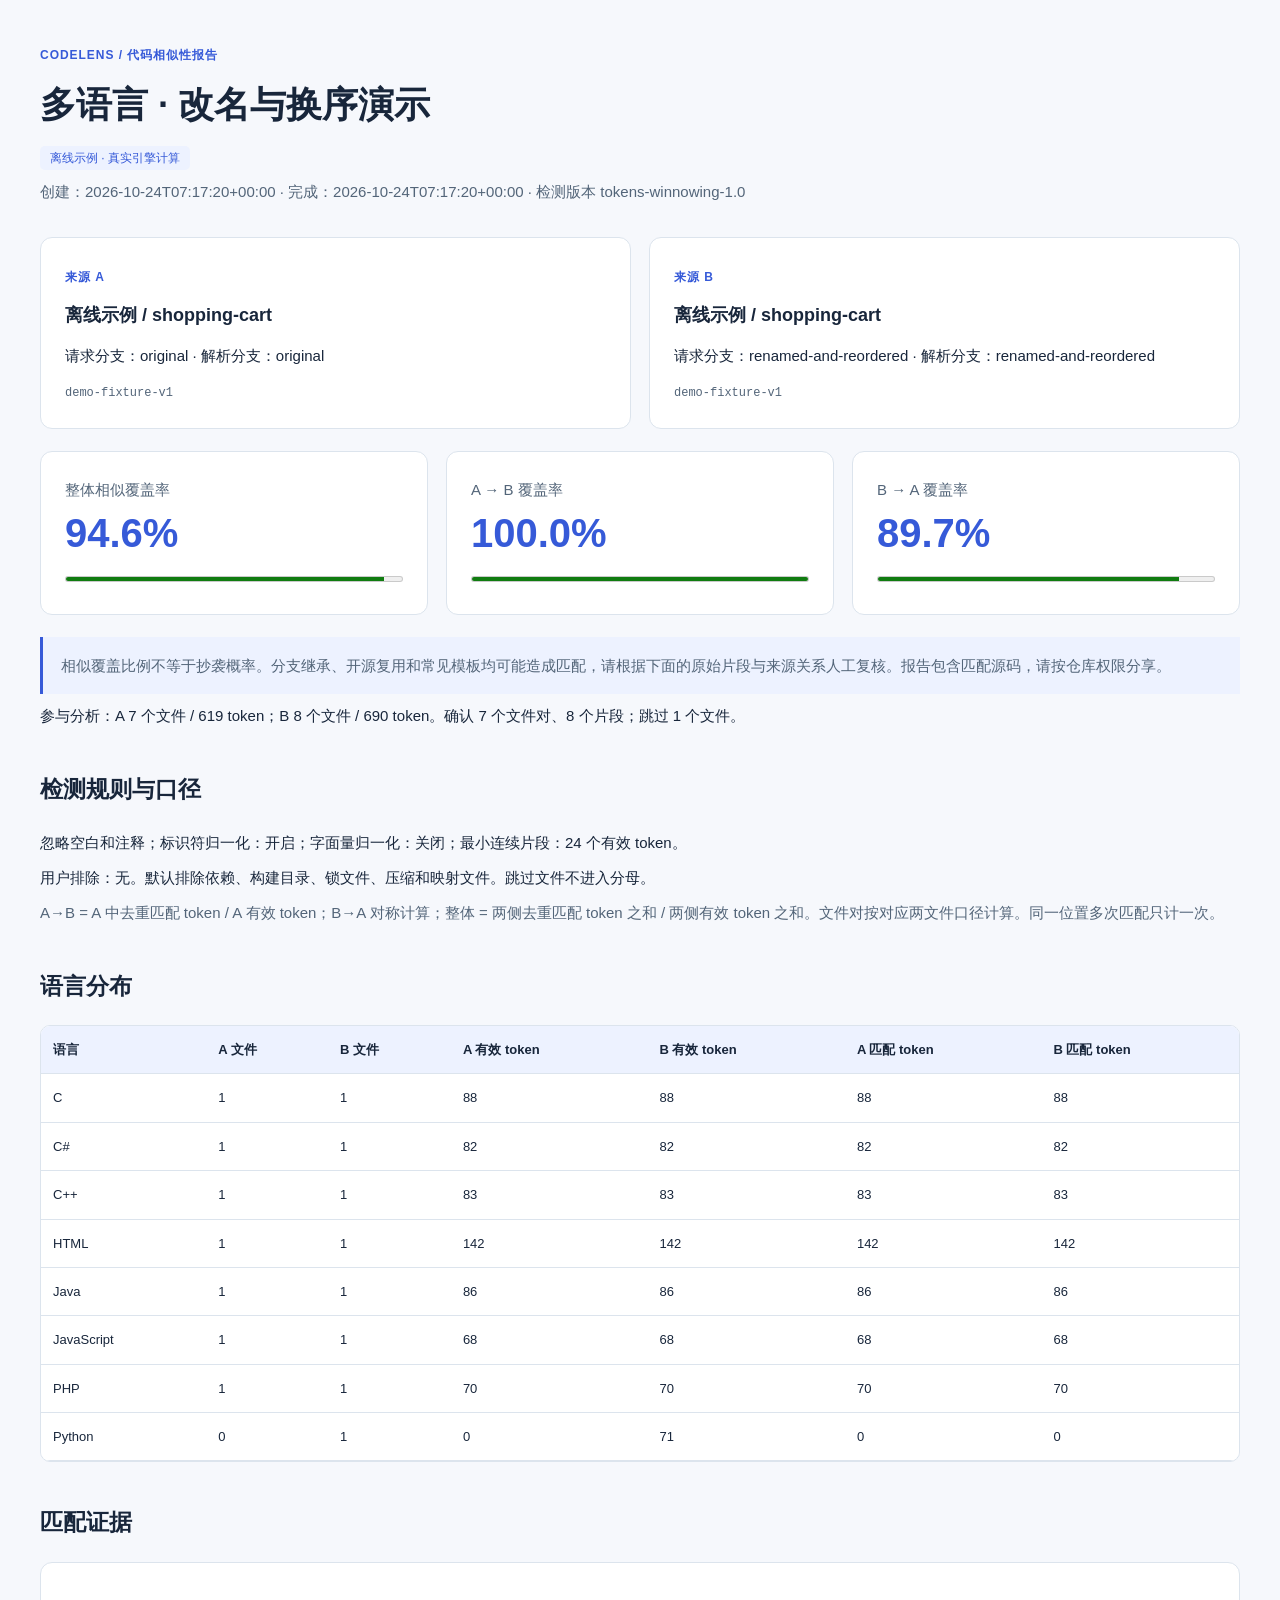
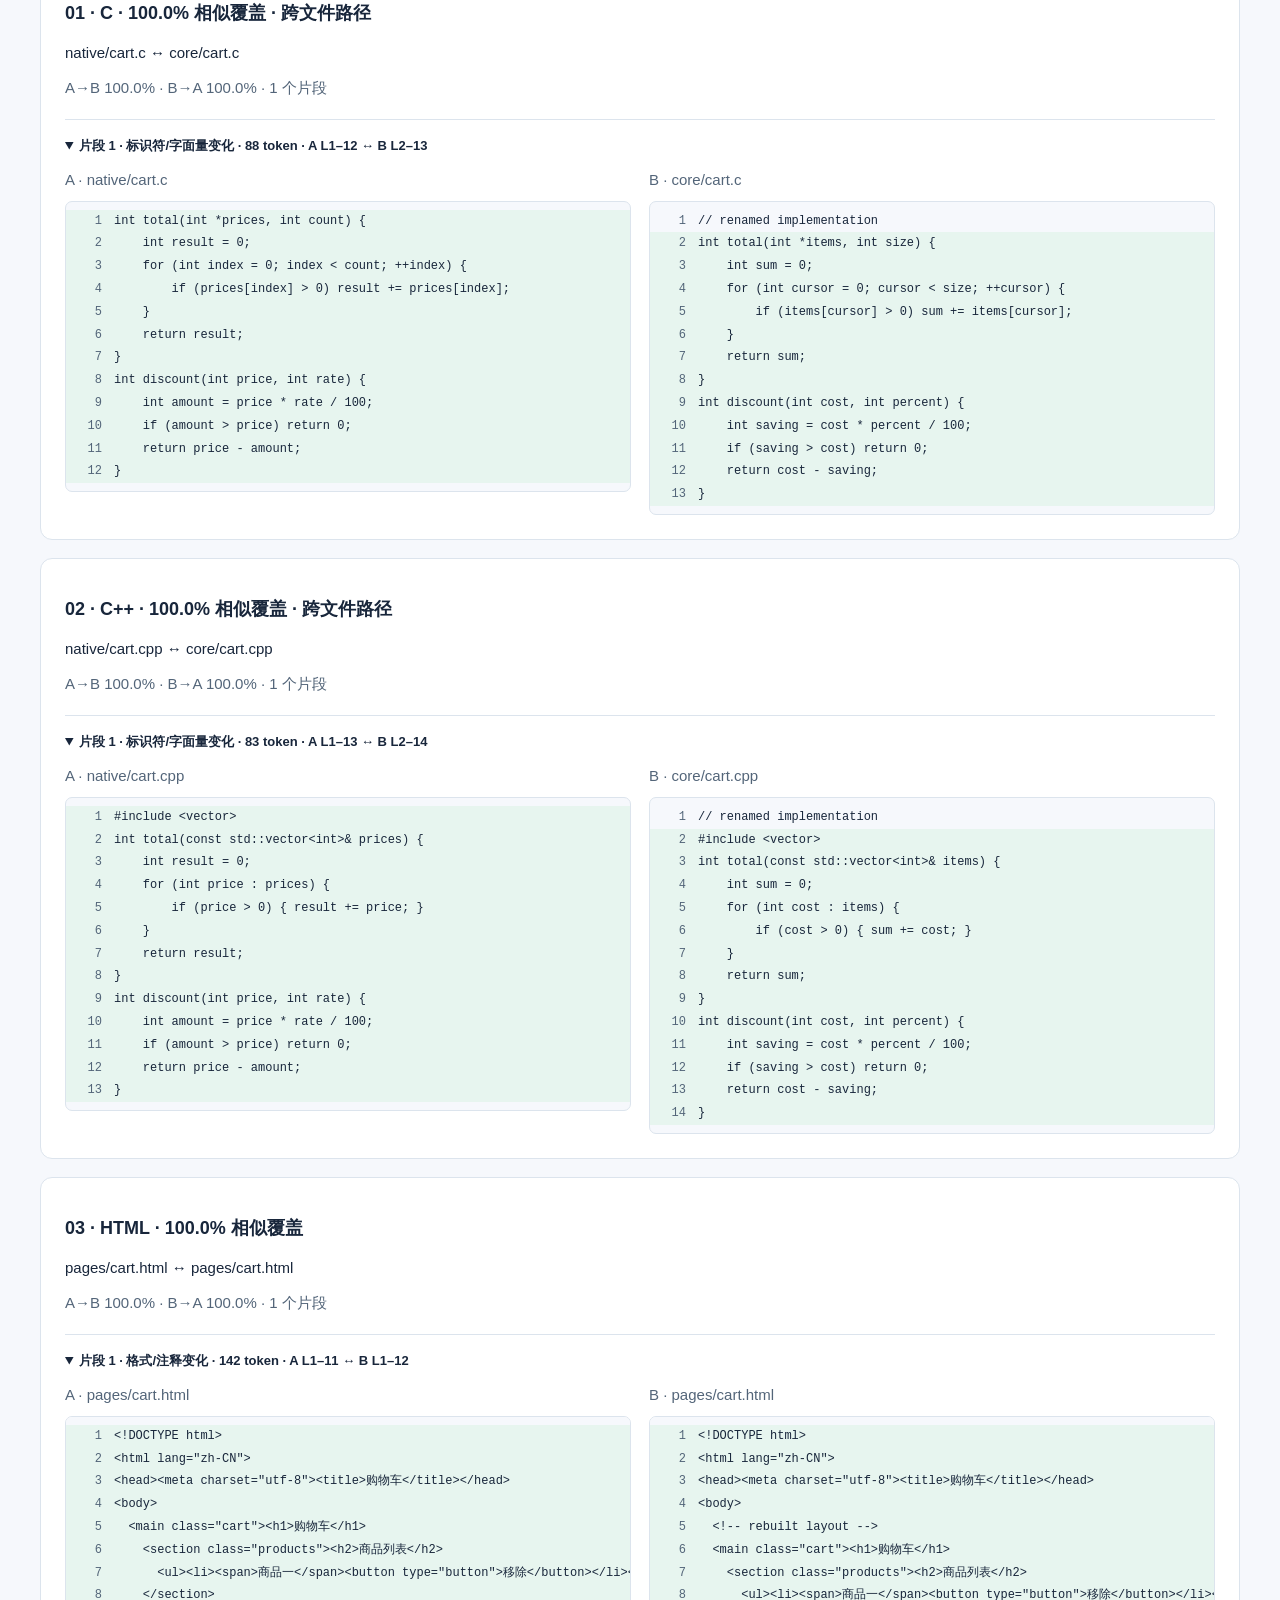
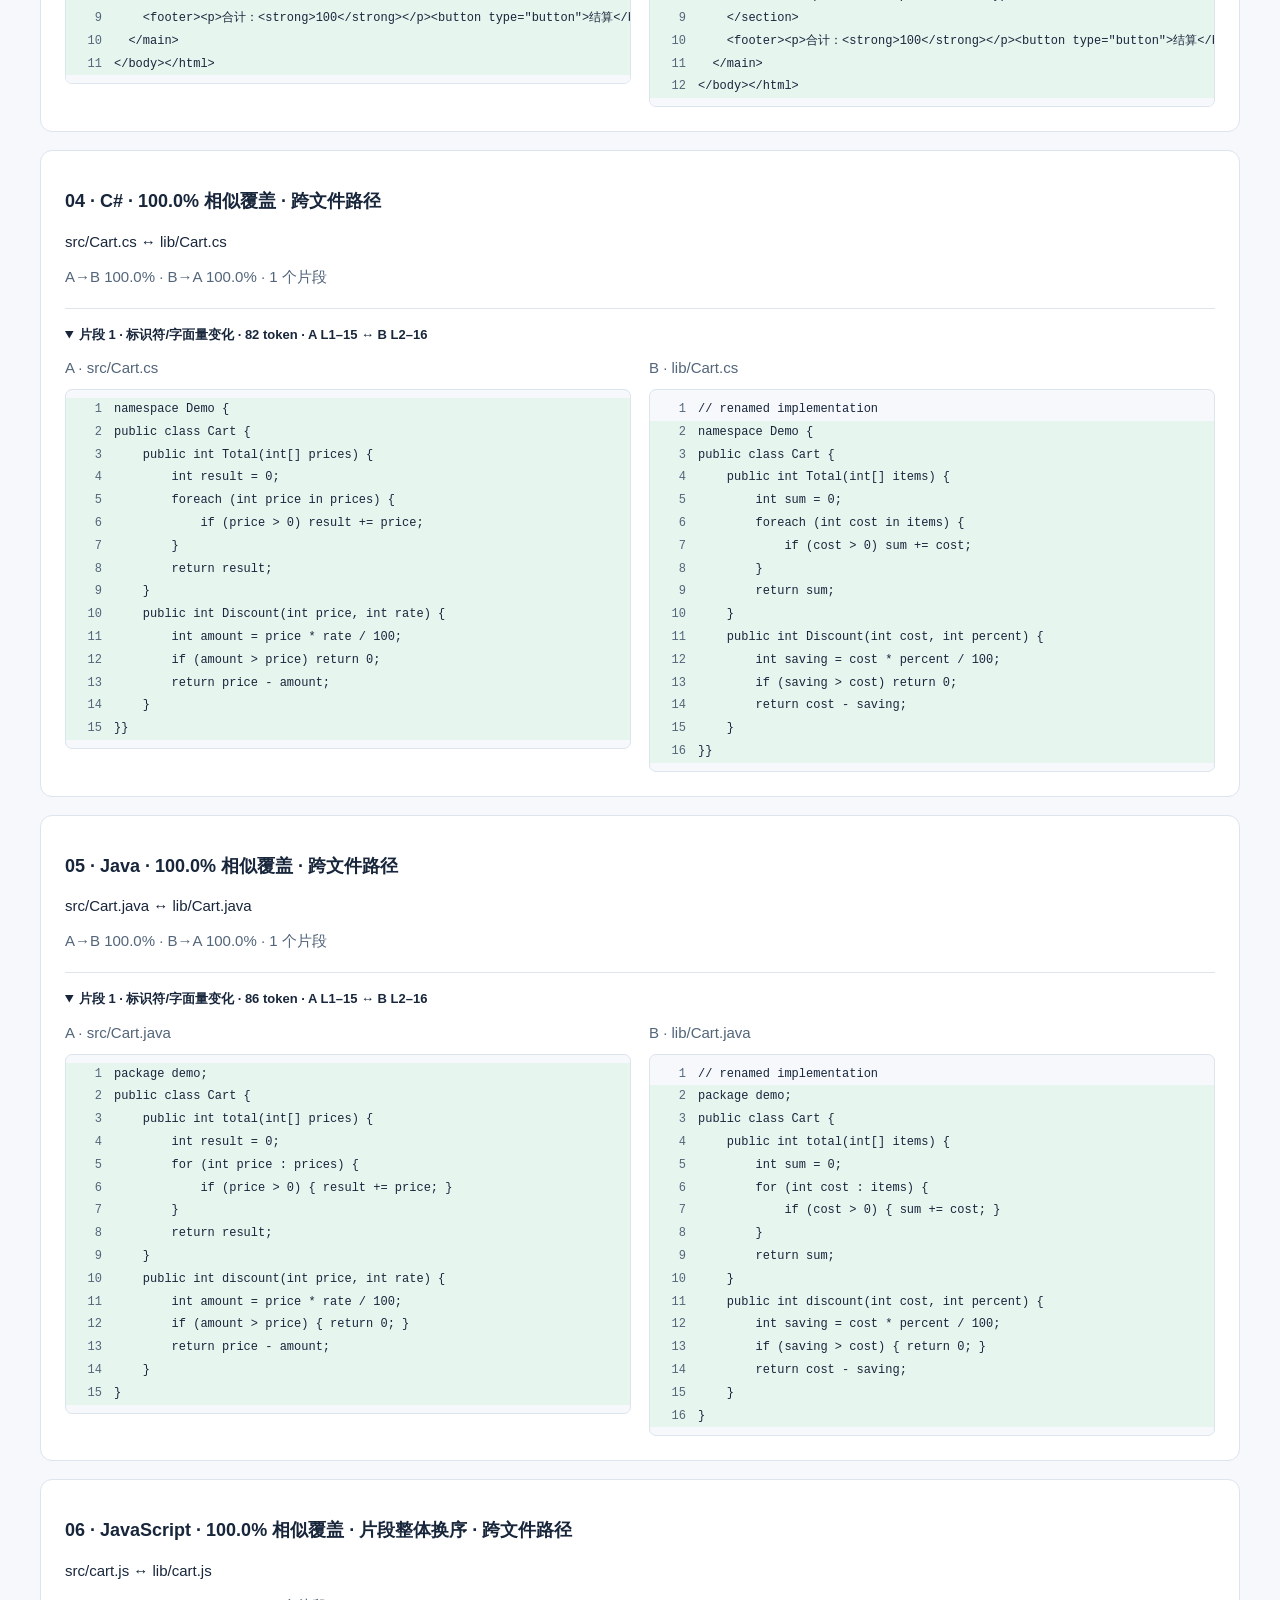
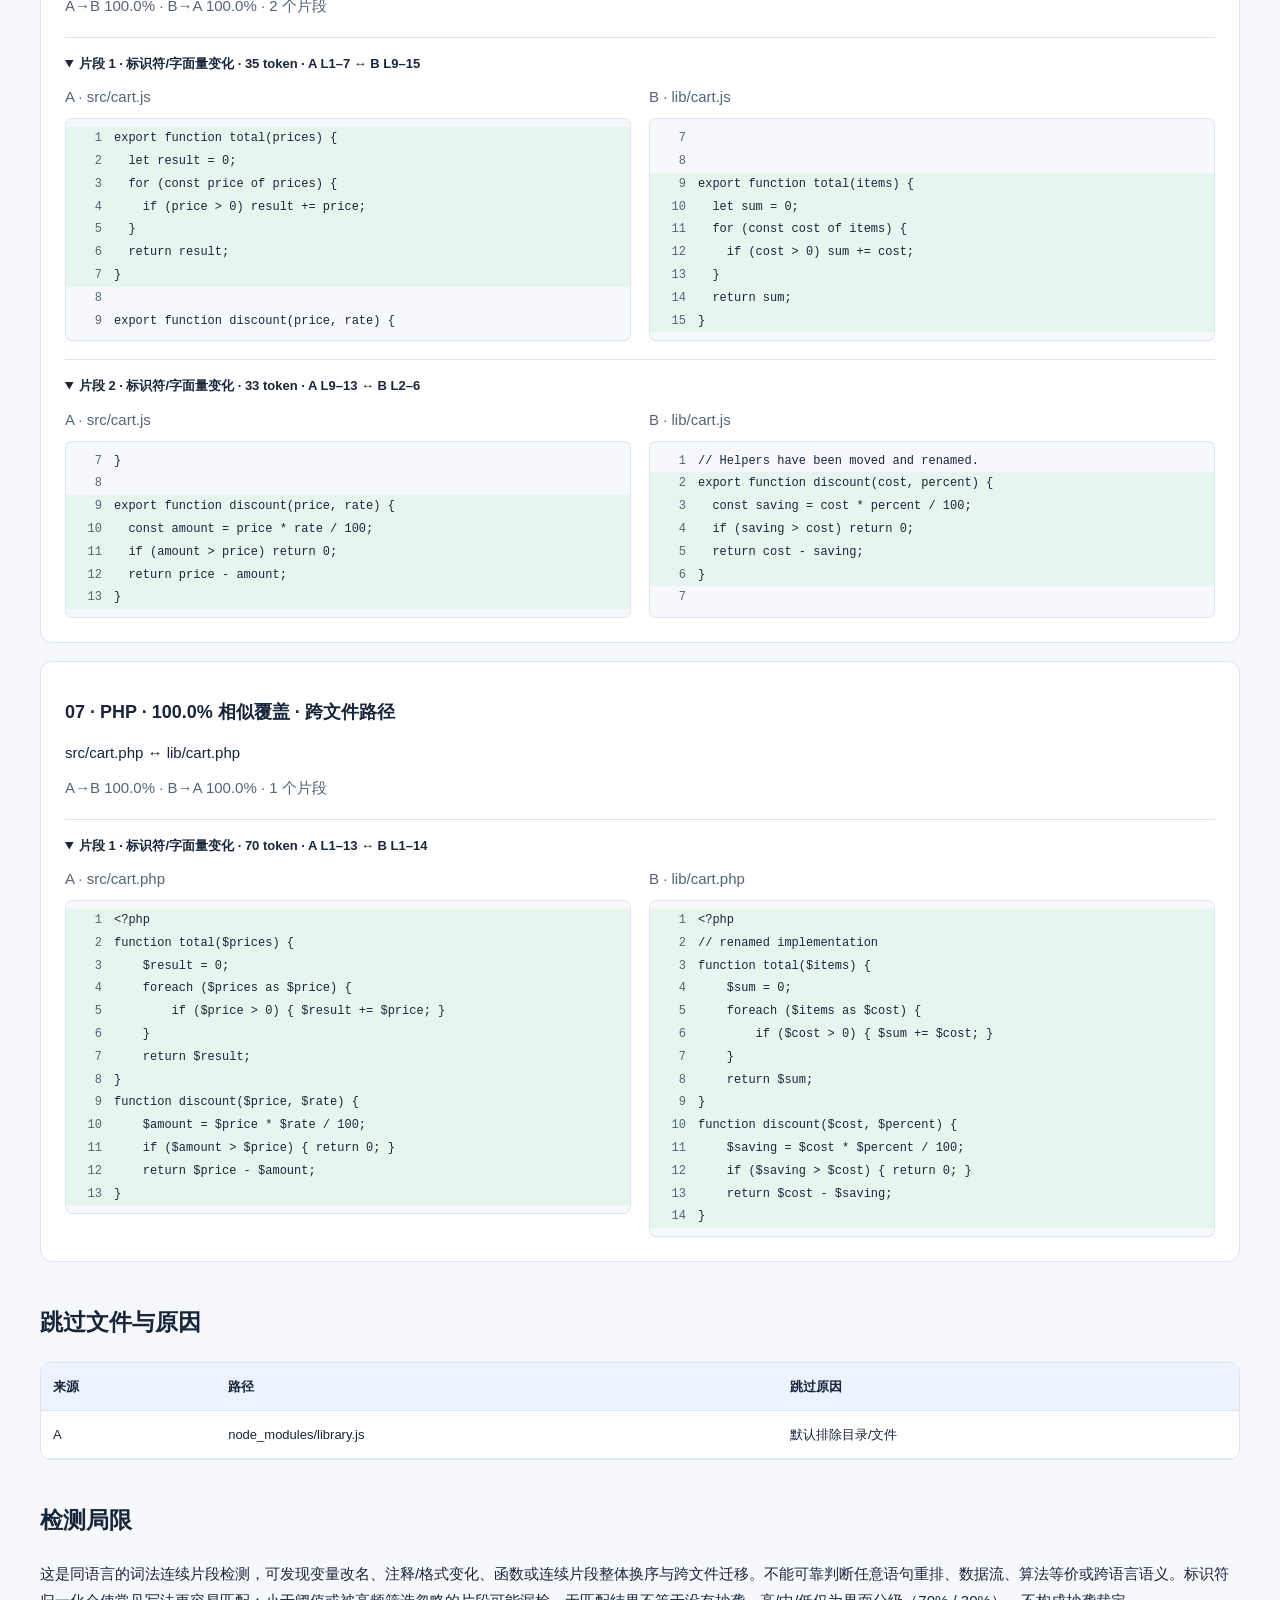
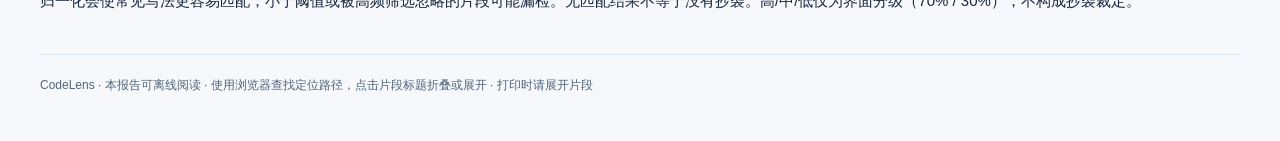
<file: reports/sample-report.html>
<!-- Generated by Trae Work -->
<!DOCTYPE html><html lang="zh-CN"><head><meta charset="UTF-8"><meta name="viewport" content="width=device-width,initial-scale=1"><meta http-equiv="Content-Security-Policy" content="default-src 'none'; style-src 'unsafe-inline'; img-src 'none'"><title>多语言 · 改名与换序演示 · CodeLens 报告</title><style>
:root{--bg:#f6f8fc;--surface:#ffffff;--ink:#18263b;--muted:#536579;--rule:#dce4ed;--accent:#365ad8;--wash:#edf2ff;--highlight:#e7f5ef}
*{box-sizing:border-box}body{margin:0;padding:45px 24px;background:var(--bg);color:var(--ink);font:15px/1.8 -apple-system,BlinkMacSystemFont,"PingFang SC","Microsoft YaHei",sans-serif}main{max-width:1200px;margin:auto}.eyebrow{font-size:12px;font-weight:700;letter-spacing:.08em;color:var(--accent)}header{margin-bottom:32px}h1{font-size:36px;line-height:1.35;margin:14px 0}h2{font-size:23px;margin:40px 0 18px}h3{font-size:18px;margin:10px 0;overflow-wrap:anywhere}p{margin:8px 0}.muted,.code-label{color:var(--muted)}.badge{background:var(--wash);color:var(--accent);font-size:12px;padding:5px 10px;border-radius:5px}.columns{display:grid;grid-template-columns:1fr 1fr;gap:18px}.columns>section{min-width:0}.origin,.metric,.pair{background:var(--surface);border:1px solid var(--rule);border-radius:12px;padding:24px}.sha{font-size:12px;overflow-wrap:anywhere;color:var(--muted)}.metrics{display:grid;grid-template-columns:repeat(3,1fr);gap:18px;margin:22px 0}.metric span{display:block;color:var(--muted)}.metric strong{display:block;font-size:40px;color:var(--accent);line-height:1.5}meter{width:100%;height:12px;accent-color:var(--accent)}.notice{background:var(--wash);border-left:3px solid var(--accent);padding:15px 18px;color:var(--muted)}.table-wrap{overflow-x:auto;overflow-y:auto;max-height:600px;border:1px solid var(--rule);border-radius:10px}table{width:100%;border-collapse:collapse;background:var(--surface);font-size:13px}th,td{text-align:left;padding:12px;border-bottom:1px solid var(--rule);overflow-wrap:anywhere}th{background:var(--wash)}.pair{margin:18px 0}.fragment{margin-top:18px;border-top:1px solid var(--rule);padding-top:14px}summary{cursor:pointer;font-size:13px;font-weight:600}.code{background:var(--bg);border:1px solid var(--rule);border-radius:7px;max-height:480px;overflow:auto;padding:8px 0}.line{display:flex;min-width:max-content;font:12px/1.9 ui-monospace,SFMono-Regular,Consolas,monospace}.line.matched{background:var(--highlight)}.num{width:48px;flex:none;text-align:right;padding:0 12px;color:var(--muted);user-select:none}code{white-space:pre}.code code{padding-right:15px}footer{border-top:1px solid var(--rule);margin-top:40px;padding-top:20px;color:var(--muted);font-size:12px}
@media(max-width:760px){body{padding:24px 14px}h1{font-size:28px}.columns,.metrics{grid-template-columns:1fr}.pair,.origin,.metric{padding:18px}table{min-width:650px}.metric strong{font-size:32px}}@media print{body{padding:0;background:var(--surface)}.pair{break-inside:auto}.table-wrap,.code{max-height:none;overflow:visible}.line{min-width:0}code{white-space:pre-wrap;overflow-wrap:anywhere}.columns{grid-template-columns:1fr}summary{list-style:none}details::details-content{content-visibility:visible!important}details>.columns{display:grid!important}}
</style></head><body><main><header><div class="eyebrow">CODELENS / 代码相似性报告</div><h1>多语言 · 改名与换序演示</h1><span class="badge">离线示例 · 真实引擎计算</span><p class="muted">创建：2026-10-24T07:17:20+00:00 · 完成：2026-10-24T07:17:20+00:00 · 检测版本 tokens-winnowing-1.0</p></header><div class="columns"><section class="origin"><span class="eyebrow">来源 A</span><h3>离线示例 / shopping-cart</h3><p>请求分支：original · 解析分支：original</p><code class="sha">demo-fixture-v1</code></section><section class="origin"><span class="eyebrow">来源 B</span><h3>离线示例 / shopping-cart</h3><p>请求分支：renamed-and-reordered · 解析分支：renamed-and-reordered</p><code class="sha">demo-fixture-v1</code></section></div><div class="metrics"><div class="metric"><span>整体相似覆盖率</span><strong>94.6%</strong><meter min="0" max="100" value="94.6">94.6%</meter></div><div class="metric"><span>A → B 覆盖率</span><strong>100.0%</strong><meter min="0" max="100" value="100.0">100.0%</meter></div><div class="metric"><span>B → A 覆盖率</span><strong>89.7%</strong><meter min="0" max="100" value="89.7">89.7%</meter></div></div><p class="notice">相似覆盖比例不等于抄袭概率。分支继承、开源复用和常见模板均可能造成匹配，请根据下面的原始片段与来源关系人工复核。报告包含匹配源码，请按仓库权限分享。</p><p>参与分析：A 7 个文件 / 619 token；B 8 个文件 / 690 token。确认 7 个文件对、8 个片段；跳过 1 个文件。</p><h2>检测规则与口径</h2><p>忽略空白和注释；标识符归一化：开启；字面量归一化：关闭；最小连续片段：24 个有效 token。</p><p>用户排除：无。默认排除依赖、构建目录、锁文件、压缩和映射文件。跳过文件不进入分母。</p><p class="muted">A→B = A 中去重匹配 token / A 有效 token；B→A 对称计算；整体 = 两侧去重匹配 token 之和 / 两侧有效 token 之和。文件对按对应两文件口径计算。同一位置多次匹配只计一次。</p><h2>语言分布</h2><div class="table-wrap"><table><thead><tr><th>语言</th><th>A 文件</th><th>B 文件</th><th>A 有效 token</th><th>B 有效 token</th><th>A 匹配 token</th><th>B 匹配 token</th></tr></thead><tbody><tr><td>C</td><td>1</td><td>1</td><td>88</td><td>88</td><td>88</td><td>88</td></tr><tr><td>C#</td><td>1</td><td>1</td><td>82</td><td>82</td><td>82</td><td>82</td></tr><tr><td>C++</td><td>1</td><td>1</td><td>83</td><td>83</td><td>83</td><td>83</td></tr><tr><td>HTML</td><td>1</td><td>1</td><td>142</td><td>142</td><td>142</td><td>142</td></tr><tr><td>Java</td><td>1</td><td>1</td><td>86</td><td>86</td><td>86</td><td>86</td></tr><tr><td>JavaScript</td><td>1</td><td>1</td><td>68</td><td>68</td><td>68</td><td>68</td></tr><tr><td>PHP</td><td>1</td><td>1</td><td>70</td><td>70</td><td>70</td><td>70</td></tr><tr><td>Python</td><td>0</td><td>1</td><td>0</td><td>71</td><td>0</td><td>0</td></tr></tbody></table></div><h2>匹配证据</h2><section class="pair"><h3>01 · C · 100.0% 相似覆盖 · 跨文件路径</h3><p>native/cart.c ↔ core/cart.c</p><p class="muted">A→B 100.0% · B→A 100.0% · 1 个片段</p><details class="fragment" open><summary>片段 1 · 标识符/字面量变化 · 88 token · A L1–12 ↔ B L2–13</summary><div class="columns"><section><p class="code-label">A · native/cart.c</p><div class="code"><div class="line matched"><span class="num">1</span><code>int total(int *prices, int count) {</code></div><div class="line matched"><span class="num">2</span><code>    int result = 0;</code></div><div class="line matched"><span class="num">3</span><code>    for (int index = 0; index &lt; count; ++index) {</code></div><div class="line matched"><span class="num">4</span><code>        if (prices[index] &gt; 0) result += prices[index];</code></div><div class="line matched"><span class="num">5</span><code>    }</code></div><div class="line matched"><span class="num">6</span><code>    return result;</code></div><div class="line matched"><span class="num">7</span><code>}</code></div><div class="line matched"><span class="num">8</span><code>int discount(int price, int rate) {</code></div><div class="line matched"><span class="num">9</span><code>    int amount = price * rate / 100;</code></div><div class="line matched"><span class="num">10</span><code>    if (amount &gt; price) return 0;</code></div><div class="line matched"><span class="num">11</span><code>    return price - amount;</code></div><div class="line matched"><span class="num">12</span><code>}</code></div></div></section><section><p class="code-label">B · core/cart.c</p><div class="code"><div class="line"><span class="num">1</span><code>// renamed implementation</code></div><div class="line matched"><span class="num">2</span><code>int total(int *items, int size) {</code></div><div class="line matched"><span class="num">3</span><code>    int sum = 0;</code></div><div class="line matched"><span class="num">4</span><code>    for (int cursor = 0; cursor &lt; size; ++cursor) {</code></div><div class="line matched"><span class="num">5</span><code>        if (items[cursor] &gt; 0) sum += items[cursor];</code></div><div class="line matched"><span class="num">6</span><code>    }</code></div><div class="line matched"><span class="num">7</span><code>    return sum;</code></div><div class="line matched"><span class="num">8</span><code>}</code></div><div class="line matched"><span class="num">9</span><code>int discount(int cost, int percent) {</code></div><div class="line matched"><span class="num">10</span><code>    int saving = cost * percent / 100;</code></div><div class="line matched"><span class="num">11</span><code>    if (saving &gt; cost) return 0;</code></div><div class="line matched"><span class="num">12</span><code>    return cost - saving;</code></div><div class="line matched"><span class="num">13</span><code>}</code></div></div></section></div></details></section><section class="pair"><h3>02 · C++ · 100.0% 相似覆盖 · 跨文件路径</h3><p>native/cart.cpp ↔ core/cart.cpp</p><p class="muted">A→B 100.0% · B→A 100.0% · 1 个片段</p><details class="fragment" open><summary>片段 1 · 标识符/字面量变化 · 83 token · A L1–13 ↔ B L2–14</summary><div class="columns"><section><p class="code-label">A · native/cart.cpp</p><div class="code"><div class="line matched"><span class="num">1</span><code>#include &lt;vector&gt;</code></div><div class="line matched"><span class="num">2</span><code>int total(const std::vector&lt;int&gt;&amp; prices) {</code></div><div class="line matched"><span class="num">3</span><code>    int result = 0;</code></div><div class="line matched"><span class="num">4</span><code>    for (int price : prices) {</code></div><div class="line matched"><span class="num">5</span><code>        if (price &gt; 0) { result += price; }</code></div><div class="line matched"><span class="num">6</span><code>    }</code></div><div class="line matched"><span class="num">7</span><code>    return result;</code></div><div class="line matched"><span class="num">8</span><code>}</code></div><div class="line matched"><span class="num">9</span><code>int discount(int price, int rate) {</code></div><div class="line matched"><span class="num">10</span><code>    int amount = price * rate / 100;</code></div><div class="line matched"><span class="num">11</span><code>    if (amount &gt; price) return 0;</code></div><div class="line matched"><span class="num">12</span><code>    return price - amount;</code></div><div class="line matched"><span class="num">13</span><code>}</code></div></div></section><section><p class="code-label">B · core/cart.cpp</p><div class="code"><div class="line"><span class="num">1</span><code>// renamed implementation</code></div><div class="line matched"><span class="num">2</span><code>#include &lt;vector&gt;</code></div><div class="line matched"><span class="num">3</span><code>int total(const std::vector&lt;int&gt;&amp; items) {</code></div><div class="line matched"><span class="num">4</span><code>    int sum = 0;</code></div><div class="line matched"><span class="num">5</span><code>    for (int cost : items) {</code></div><div class="line matched"><span class="num">6</span><code>        if (cost &gt; 0) { sum += cost; }</code></div><div class="line matched"><span class="num">7</span><code>    }</code></div><div class="line matched"><span class="num">8</span><code>    return sum;</code></div><div class="line matched"><span class="num">9</span><code>}</code></div><div class="line matched"><span class="num">10</span><code>int discount(int cost, int percent) {</code></div><div class="line matched"><span class="num">11</span><code>    int saving = cost * percent / 100;</code></div><div class="line matched"><span class="num">12</span><code>    if (saving &gt; cost) return 0;</code></div><div class="line matched"><span class="num">13</span><code>    return cost - saving;</code></div><div class="line matched"><span class="num">14</span><code>}</code></div></div></section></div></details></section><section class="pair"><h3>03 · HTML · 100.0% 相似覆盖</h3><p>pages/cart.html ↔ pages/cart.html</p><p class="muted">A→B 100.0% · B→A 100.0% · 1 个片段</p><details class="fragment" open><summary>片段 1 · 格式/注释变化 · 142 token · A L1–11 ↔ B L1–12</summary><div class="columns"><section><p class="code-label">A · pages/cart.html</p><div class="code"><div class="line matched"><span class="num">1</span><code>&lt;!DOCTYPE html&gt;</code></div><div class="line matched"><span class="num">2</span><code>&lt;html lang=&quot;zh-CN&quot;&gt;</code></div><div class="line matched"><span class="num">3</span><code>&lt;head&gt;&lt;meta charset=&quot;utf-8&quot;&gt;&lt;title&gt;购物车&lt;/title&gt;&lt;/head&gt;</code></div><div class="line matched"><span class="num">4</span><code>&lt;body&gt;</code></div><div class="line matched"><span class="num">5</span><code>  &lt;main class=&quot;cart&quot;&gt;&lt;h1&gt;购物车&lt;/h1&gt;</code></div><div class="line matched"><span class="num">6</span><code>    &lt;section class=&quot;products&quot;&gt;&lt;h2&gt;商品列表&lt;/h2&gt;</code></div><div class="line matched"><span class="num">7</span><code>      &lt;ul&gt;&lt;li&gt;&lt;span&gt;商品一&lt;/span&gt;&lt;button type=&quot;button&quot;&gt;移除&lt;/button&gt;&lt;/li&gt;&lt;/ul&gt;</code></div><div class="line matched"><span class="num">8</span><code>    &lt;/section&gt;</code></div><div class="line matched"><span class="num">9</span><code>    &lt;footer&gt;&lt;p&gt;合计：&lt;strong&gt;100&lt;/strong&gt;&lt;/p&gt;&lt;button type=&quot;button&quot;&gt;结算&lt;/button&gt;&lt;/footer&gt;</code></div><div class="line matched"><span class="num">10</span><code>  &lt;/main&gt;</code></div><div class="line matched"><span class="num">11</span><code>&lt;/body&gt;&lt;/html&gt;</code></div></div></section><section><p class="code-label">B · pages/cart.html</p><div class="code"><div class="line matched"><span class="num">1</span><code>&lt;!DOCTYPE html&gt;</code></div><div class="line matched"><span class="num">2</span><code>&lt;html lang=&quot;zh-CN&quot;&gt;</code></div><div class="line matched"><span class="num">3</span><code>&lt;head&gt;&lt;meta charset=&quot;utf-8&quot;&gt;&lt;title&gt;购物车&lt;/title&gt;&lt;/head&gt;</code></div><div class="line matched"><span class="num">4</span><code>&lt;body&gt;</code></div><div class="line matched"><span class="num">5</span><code>  &lt;!-- rebuilt layout --&gt;</code></div><div class="line matched"><span class="num">6</span><code>  &lt;main class=&quot;cart&quot;&gt;&lt;h1&gt;购物车&lt;/h1&gt;</code></div><div class="line matched"><span class="num">7</span><code>    &lt;section class=&quot;products&quot;&gt;&lt;h2&gt;商品列表&lt;/h2&gt;</code></div><div class="line matched"><span class="num">8</span><code>      &lt;ul&gt;&lt;li&gt;&lt;span&gt;商品一&lt;/span&gt;&lt;button type=&quot;button&quot;&gt;移除&lt;/button&gt;&lt;/li&gt;&lt;/ul&gt;</code></div><div class="line matched"><span class="num">9</span><code>    &lt;/section&gt;</code></div><div class="line matched"><span class="num">10</span><code>    &lt;footer&gt;&lt;p&gt;合计：&lt;strong&gt;100&lt;/strong&gt;&lt;/p&gt;&lt;button type=&quot;button&quot;&gt;结算&lt;/button&gt;&lt;/footer&gt;</code></div><div class="line matched"><span class="num">11</span><code>  &lt;/main&gt;</code></div><div class="line matched"><span class="num">12</span><code>&lt;/body&gt;&lt;/html&gt;</code></div></div></section></div></details></section><section class="pair"><h3>04 · C# · 100.0% 相似覆盖 · 跨文件路径</h3><p>src/Cart.cs ↔ lib/Cart.cs</p><p class="muted">A→B 100.0% · B→A 100.0% · 1 个片段</p><details class="fragment" open><summary>片段 1 · 标识符/字面量变化 · 82 token · A L1–15 ↔ B L2–16</summary><div class="columns"><section><p class="code-label">A · src/Cart.cs</p><div class="code"><div class="line matched"><span class="num">1</span><code>namespace Demo {</code></div><div class="line matched"><span class="num">2</span><code>public class Cart {</code></div><div class="line matched"><span class="num">3</span><code>    public int Total(int[] prices) {</code></div><div class="line matched"><span class="num">4</span><code>        int result = 0;</code></div><div class="line matched"><span class="num">5</span><code>        foreach (int price in prices) {</code></div><div class="line matched"><span class="num">6</span><code>            if (price &gt; 0) result += price;</code></div><div class="line matched"><span class="num">7</span><code>        }</code></div><div class="line matched"><span class="num">8</span><code>        return result;</code></div><div class="line matched"><span class="num">9</span><code>    }</code></div><div class="line matched"><span class="num">10</span><code>    public int Discount(int price, int rate) {</code></div><div class="line matched"><span class="num">11</span><code>        int amount = price * rate / 100;</code></div><div class="line matched"><span class="num">12</span><code>        if (amount &gt; price) return 0;</code></div><div class="line matched"><span class="num">13</span><code>        return price - amount;</code></div><div class="line matched"><span class="num">14</span><code>    }</code></div><div class="line matched"><span class="num">15</span><code>}}</code></div></div></section><section><p class="code-label">B · lib/Cart.cs</p><div class="code"><div class="line"><span class="num">1</span><code>// renamed implementation</code></div><div class="line matched"><span class="num">2</span><code>namespace Demo {</code></div><div class="line matched"><span class="num">3</span><code>public class Cart {</code></div><div class="line matched"><span class="num">4</span><code>    public int Total(int[] items) {</code></div><div class="line matched"><span class="num">5</span><code>        int sum = 0;</code></div><div class="line matched"><span class="num">6</span><code>        foreach (int cost in items) {</code></div><div class="line matched"><span class="num">7</span><code>            if (cost &gt; 0) sum += cost;</code></div><div class="line matched"><span class="num">8</span><code>        }</code></div><div class="line matched"><span class="num">9</span><code>        return sum;</code></div><div class="line matched"><span class="num">10</span><code>    }</code></div><div class="line matched"><span class="num">11</span><code>    public int Discount(int cost, int percent) {</code></div><div class="line matched"><span class="num">12</span><code>        int saving = cost * percent / 100;</code></div><div class="line matched"><span class="num">13</span><code>        if (saving &gt; cost) return 0;</code></div><div class="line matched"><span class="num">14</span><code>        return cost - saving;</code></div><div class="line matched"><span class="num">15</span><code>    }</code></div><div class="line matched"><span class="num">16</span><code>}}</code></div></div></section></div></details></section><section class="pair"><h3>05 · Java · 100.0% 相似覆盖 · 跨文件路径</h3><p>src/Cart.java ↔ lib/Cart.java</p><p class="muted">A→B 100.0% · B→A 100.0% · 1 个片段</p><details class="fragment" open><summary>片段 1 · 标识符/字面量变化 · 86 token · A L1–15 ↔ B L2–16</summary><div class="columns"><section><p class="code-label">A · src/Cart.java</p><div class="code"><div class="line matched"><span class="num">1</span><code>package demo;</code></div><div class="line matched"><span class="num">2</span><code>public class Cart {</code></div><div class="line matched"><span class="num">3</span><code>    public int total(int[] prices) {</code></div><div class="line matched"><span class="num">4</span><code>        int result = 0;</code></div><div class="line matched"><span class="num">5</span><code>        for (int price : prices) {</code></div><div class="line matched"><span class="num">6</span><code>            if (price &gt; 0) { result += price; }</code></div><div class="line matched"><span class="num">7</span><code>        }</code></div><div class="line matched"><span class="num">8</span><code>        return result;</code></div><div class="line matched"><span class="num">9</span><code>    }</code></div><div class="line matched"><span class="num">10</span><code>    public int discount(int price, int rate) {</code></div><div class="line matched"><span class="num">11</span><code>        int amount = price * rate / 100;</code></div><div class="line matched"><span class="num">12</span><code>        if (amount &gt; price) { return 0; }</code></div><div class="line matched"><span class="num">13</span><code>        return price - amount;</code></div><div class="line matched"><span class="num">14</span><code>    }</code></div><div class="line matched"><span class="num">15</span><code>}</code></div></div></section><section><p class="code-label">B · lib/Cart.java</p><div class="code"><div class="line"><span class="num">1</span><code>// renamed implementation</code></div><div class="line matched"><span class="num">2</span><code>package demo;</code></div><div class="line matched"><span class="num">3</span><code>public class Cart {</code></div><div class="line matched"><span class="num">4</span><code>    public int total(int[] items) {</code></div><div class="line matched"><span class="num">5</span><code>        int sum = 0;</code></div><div class="line matched"><span class="num">6</span><code>        for (int cost : items) {</code></div><div class="line matched"><span class="num">7</span><code>            if (cost &gt; 0) { sum += cost; }</code></div><div class="line matched"><span class="num">8</span><code>        }</code></div><div class="line matched"><span class="num">9</span><code>        return sum;</code></div><div class="line matched"><span class="num">10</span><code>    }</code></div><div class="line matched"><span class="num">11</span><code>    public int discount(int cost, int percent) {</code></div><div class="line matched"><span class="num">12</span><code>        int saving = cost * percent / 100;</code></div><div class="line matched"><span class="num">13</span><code>        if (saving &gt; cost) { return 0; }</code></div><div class="line matched"><span class="num">14</span><code>        return cost - saving;</code></div><div class="line matched"><span class="num">15</span><code>    }</code></div><div class="line matched"><span class="num">16</span><code>}</code></div></div></section></div></details></section><section class="pair"><h3>06 · JavaScript · 100.0% 相似覆盖 · 片段整体换序 · 跨文件路径</h3><p>src/cart.js ↔ lib/cart.js</p><p class="muted">A→B 100.0% · B→A 100.0% · 2 个片段</p><details class="fragment" open><summary>片段 1 · 标识符/字面量变化 · 35 token · A L1–7 ↔ B L9–15</summary><div class="columns"><section><p class="code-label">A · src/cart.js</p><div class="code"><div class="line matched"><span class="num">1</span><code>export function total(prices) {</code></div><div class="line matched"><span class="num">2</span><code>  let result = 0;</code></div><div class="line matched"><span class="num">3</span><code>  for (const price of prices) {</code></div><div class="line matched"><span class="num">4</span><code>    if (price &gt; 0) result += price;</code></div><div class="line matched"><span class="num">5</span><code>  }</code></div><div class="line matched"><span class="num">6</span><code>  return result;</code></div><div class="line matched"><span class="num">7</span><code>}</code></div><div class="line"><span class="num">8</span><code> </code></div><div class="line"><span class="num">9</span><code>export function discount(price, rate) {</code></div></div></section><section><p class="code-label">B · lib/cart.js</p><div class="code"><div class="line"><span class="num">7</span><code> </code></div><div class="line"><span class="num">8</span><code> </code></div><div class="line matched"><span class="num">9</span><code>export function total(items) {</code></div><div class="line matched"><span class="num">10</span><code>  let sum = 0;</code></div><div class="line matched"><span class="num">11</span><code>  for (const cost of items) {</code></div><div class="line matched"><span class="num">12</span><code>    if (cost &gt; 0) sum += cost;</code></div><div class="line matched"><span class="num">13</span><code>  }</code></div><div class="line matched"><span class="num">14</span><code>  return sum;</code></div><div class="line matched"><span class="num">15</span><code>}</code></div></div></section></div></details><details class="fragment" open><summary>片段 2 · 标识符/字面量变化 · 33 token · A L9–13 ↔ B L2–6</summary><div class="columns"><section><p class="code-label">A · src/cart.js</p><div class="code"><div class="line"><span class="num">7</span><code>}</code></div><div class="line"><span class="num">8</span><code> </code></div><div class="line matched"><span class="num">9</span><code>export function discount(price, rate) {</code></div><div class="line matched"><span class="num">10</span><code>  const amount = price * rate / 100;</code></div><div class="line matched"><span class="num">11</span><code>  if (amount &gt; price) return 0;</code></div><div class="line matched"><span class="num">12</span><code>  return price - amount;</code></div><div class="line matched"><span class="num">13</span><code>}</code></div></div></section><section><p class="code-label">B · lib/cart.js</p><div class="code"><div class="line"><span class="num">1</span><code>// Helpers have been moved and renamed.</code></div><div class="line matched"><span class="num">2</span><code>export function discount(cost, percent) {</code></div><div class="line matched"><span class="num">3</span><code>  const saving = cost * percent / 100;</code></div><div class="line matched"><span class="num">4</span><code>  if (saving &gt; cost) return 0;</code></div><div class="line matched"><span class="num">5</span><code>  return cost - saving;</code></div><div class="line matched"><span class="num">6</span><code>}</code></div><div class="line"><span class="num">7</span><code> </code></div></div></section></div></details></section><section class="pair"><h3>07 · PHP · 100.0% 相似覆盖 · 跨文件路径</h3><p>src/cart.php ↔ lib/cart.php</p><p class="muted">A→B 100.0% · B→A 100.0% · 1 个片段</p><details class="fragment" open><summary>片段 1 · 标识符/字面量变化 · 70 token · A L1–13 ↔ B L1–14</summary><div class="columns"><section><p class="code-label">A · src/cart.php</p><div class="code"><div class="line matched"><span class="num">1</span><code>&lt;?php</code></div><div class="line matched"><span class="num">2</span><code>function total($prices) {</code></div><div class="line matched"><span class="num">3</span><code>    $result = 0;</code></div><div class="line matched"><span class="num">4</span><code>    foreach ($prices as $price) {</code></div><div class="line matched"><span class="num">5</span><code>        if ($price &gt; 0) { $result += $price; }</code></div><div class="line matched"><span class="num">6</span><code>    }</code></div><div class="line matched"><span class="num">7</span><code>    return $result;</code></div><div class="line matched"><span class="num">8</span><code>}</code></div><div class="line matched"><span class="num">9</span><code>function discount($price, $rate) {</code></div><div class="line matched"><span class="num">10</span><code>    $amount = $price * $rate / 100;</code></div><div class="line matched"><span class="num">11</span><code>    if ($amount &gt; $price) { return 0; }</code></div><div class="line matched"><span class="num">12</span><code>    return $price - $amount;</code></div><div class="line matched"><span class="num">13</span><code>}</code></div></div></section><section><p class="code-label">B · lib/cart.php</p><div class="code"><div class="line matched"><span class="num">1</span><code>&lt;?php</code></div><div class="line matched"><span class="num">2</span><code>// renamed implementation</code></div><div class="line matched"><span class="num">3</span><code>function total($items) {</code></div><div class="line matched"><span class="num">4</span><code>    $sum = 0;</code></div><div class="line matched"><span class="num">5</span><code>    foreach ($items as $cost) {</code></div><div class="line matched"><span class="num">6</span><code>        if ($cost &gt; 0) { $sum += $cost; }</code></div><div class="line matched"><span class="num">7</span><code>    }</code></div><div class="line matched"><span class="num">8</span><code>    return $sum;</code></div><div class="line matched"><span class="num">9</span><code>}</code></div><div class="line matched"><span class="num">10</span><code>function discount($cost, $percent) {</code></div><div class="line matched"><span class="num">11</span><code>    $saving = $cost * $percent / 100;</code></div><div class="line matched"><span class="num">12</span><code>    if ($saving &gt; $cost) { return 0; }</code></div><div class="line matched"><span class="num">13</span><code>    return $cost - $saving;</code></div><div class="line matched"><span class="num">14</span><code>}</code></div></div></section></div></details></section><h2>跳过文件与原因</h2><div class="table-wrap"><table><thead><tr><th>来源</th><th>路径</th><th>跳过原因</th></tr></thead><tbody><tr><td>A</td><td>node_modules/library.js</td><td>默认排除目录/文件</td></tr></tbody></table></div><h2>检测局限</h2><p>这是同语言的词法连续片段检测，可发现变量改名、注释/格式变化、函数或连续片段整体换序与跨文件迁移。不能可靠判断任意语句重排、数据流、算法等价或跨语言语义。标识符归一化会使常见写法更容易匹配；小于阈值或被高频筛选忽略的片段可能漏检。无匹配结果不等于没有抄袭。高/中/低仅为界面分级（70% / 30%），不构成抄袭裁定。</p><footer>CodeLens · 本报告可离线阅读 · 使用浏览器查找定位路径，点击片段标题折叠或展开 · 打印时请展开片段</footer></main></body></html>
</file>
